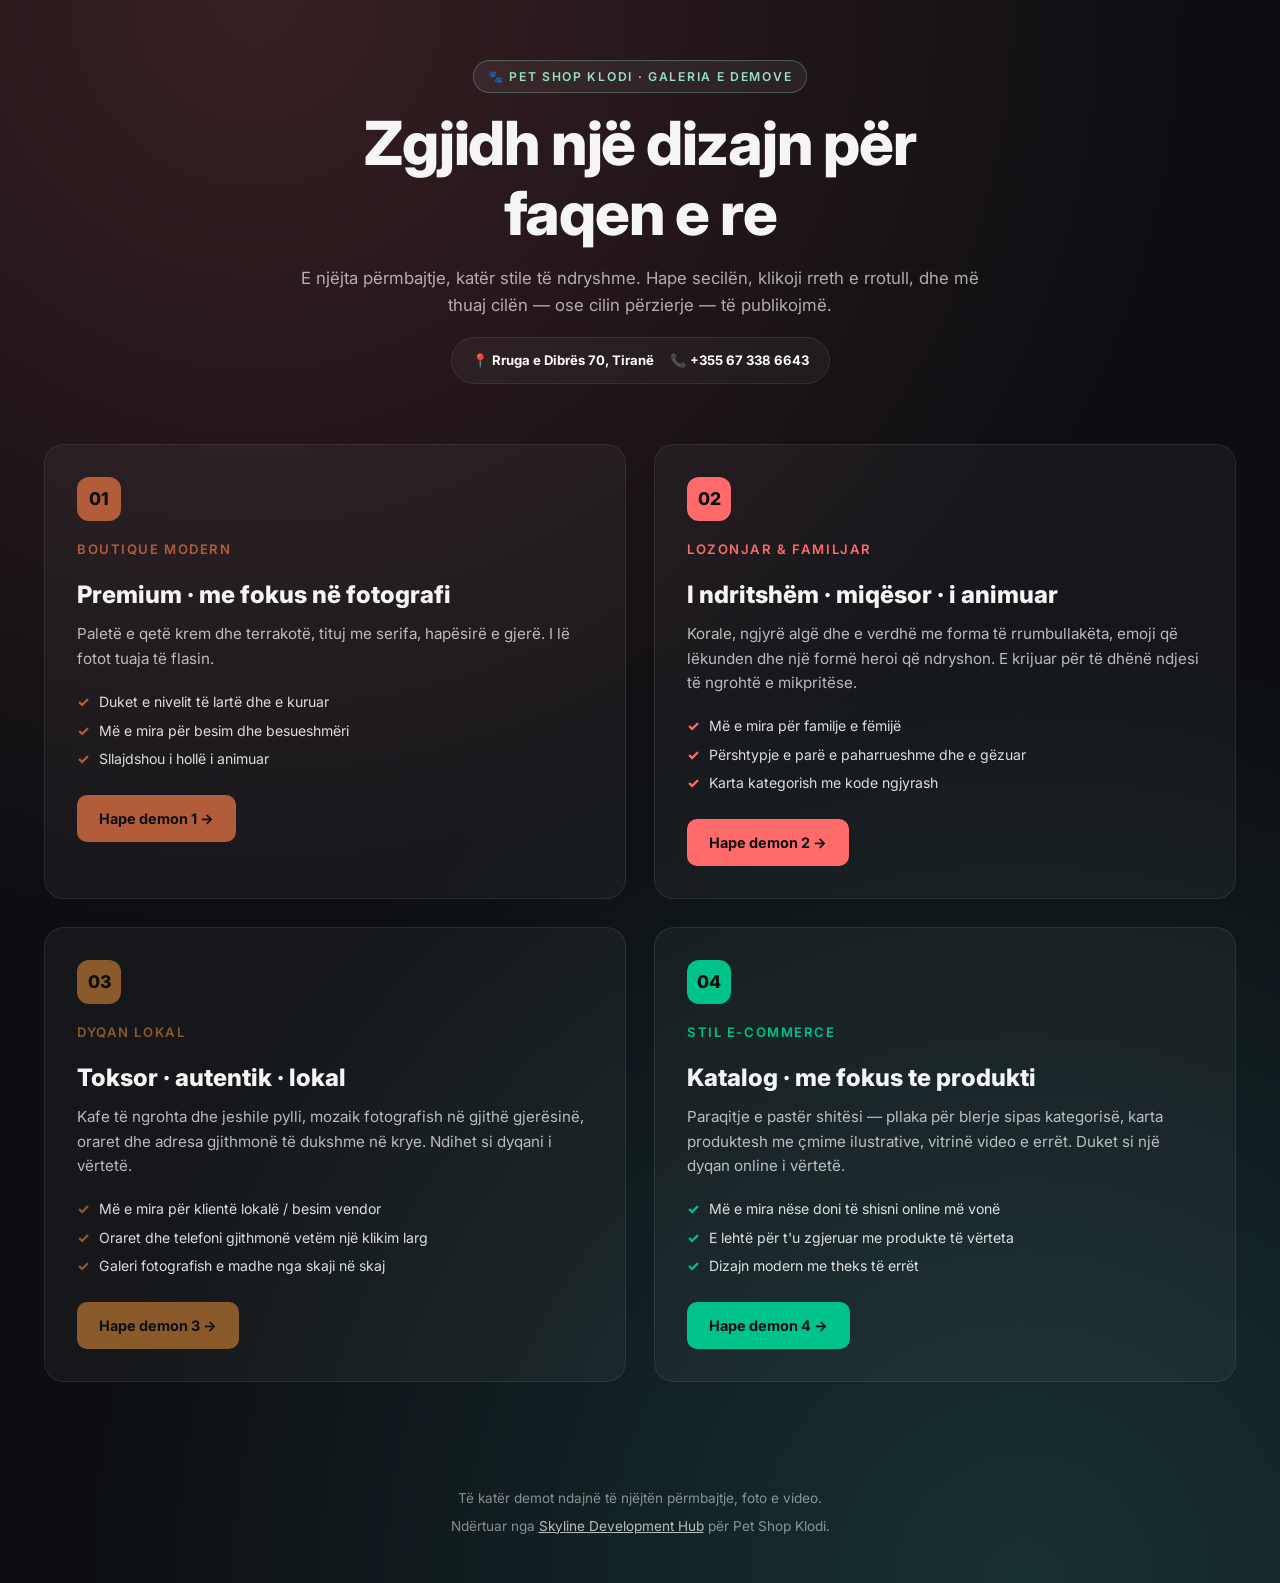
<file: index.html>
<!DOCTYPE html>
<html lang="sq">
<head>
<meta charset="UTF-8">
<meta name="viewport" content="width=device-width, initial-scale=1.0">
<title>Pet Shop Klodi — Zgjedhja e demos</title>
<meta name="description" content="Katër demo dizajni për Pet Shop Klodi — zgjidh atë që të pëlqen më shumë.">
<link rel="preconnect" href="https://fonts.googleapis.com">
<link rel="preconnect" href="https://fonts.gstatic.com" crossorigin>
<link href="https://fonts.googleapis.com/css2?family=Inter:wght@400;500;600;700;800&display=swap" rel="stylesheet">
<style>
  *, *::before, *::after { box-sizing: border-box; }
  body {
    margin: 0; min-height: 100vh;
    font-family: 'Inter', system-ui, sans-serif;
    background: #0c0e12; color: #f5f5f5; line-height: 1.6;
    background-image:
      radial-gradient(circle at 20% 0%, rgba(255,107,107,.18), transparent 50%),
      radial-gradient(circle at 80% 100%, rgba(78,205,196,.18), transparent 50%);
  }
  a { color: inherit; text-decoration: none; }
  .wrap { max-width: 1240px; margin: 0 auto; padding: 60px 24px; }
  header { text-align: center; max-width: 720px; margin: 0 auto 60px; }
  header .badge {
    display: inline-block; padding: 6px 14px; background: rgba(255,255,255,.06);
    border-radius: 999px; font-size: .76rem; font-weight: 600;
    text-transform: uppercase; letter-spacing: .14em; margin-bottom: 16px;
    color: #95e1c1; border: 1px solid rgba(149,225,193,.3);
  }
  header h1 {
    font-size: clamp(2.4rem, 5vw, 3.8rem); font-weight: 800;
    letter-spacing: -.02em; line-height: 1.15; margin: 0 0 16px;
  }
  header p { color: rgba(255,255,255,.65); font-size: 1.05rem; margin: 0; }
  .grid {
    display: grid; grid-template-columns: repeat(2, 1fr); gap: 28px;
  }
  @media (max-width: 880px) { .grid { grid-template-columns: 1fr; } }
  .card {
    position: relative; background: rgba(255,255,255,.04);
    border: 1px solid rgba(255,255,255,.08); border-radius: 20px;
    padding: 32px; transition: all .3s ease; overflow: hidden;
  }
  .card:hover { transform: translateY(-4px); border-color: rgba(255,255,255,.18);
    background: rgba(255,255,255,.06); }
  .card .num {
    width: 44px; height: 44px; display: grid; place-items: center;
    background: var(--c, #4ecdc4); color: #0c0e12; border-radius: 12px;
    font-weight: 800; font-size: 1.1rem; margin-bottom: 18px;
  }
  .card h2 {
    font-size: 1.5rem; font-weight: 800; margin: 0 0 8px;
  }
  .card .sub {
    font-size: .82rem; color: var(--c, #4ecdc4); font-weight: 600;
    text-transform: uppercase; letter-spacing: .12em; margin-bottom: 16px;
  }
  .card p { color: rgba(255,255,255,.7); margin: 0 0 20px; font-size: .95rem; }
  .card .pros {
    list-style: none; padding: 0; margin: 0 0 24px;
    display: grid; gap: 6px;
  }
  .card .pros li {
    font-size: .88rem; color: rgba(255,255,255,.85);
    padding-left: 22px; position: relative;
  }
  .card .pros li::before {
    content: '✓'; position: absolute; left: 0; top: 0; color: var(--c, #4ecdc4);
    font-weight: 800;
  }
  .card .actions { display: flex; gap: 10px; flex-wrap: wrap; }
  .card .btn {
    display: inline-block; padding: 12px 22px; border-radius: 10px;
    font-weight: 700; font-size: .9rem; transition: all .2s ease;
  }
  .btn-primary { background: var(--c, #4ecdc4); color: #0c0e12; }
  .btn-primary:hover { transform: translateY(-1px); filter: brightness(1.1); }
  .btn-ghost { color: #fff; border: 1px solid rgba(255,255,255,.18); }
  .btn-ghost:hover { background: rgba(255,255,255,.08); }

  .card.d1 { --c: #b25c3a; }
  .card.d2 { --c: #ff6b6b; }
  .card.d3 { --c: #8b5a2b; }
  .card.d4 { --c: #00c389; }

  footer {
    text-align: center; padding: 40px 24px;
    color: rgba(255,255,255,.5); font-size: .85rem;
  }
  footer p { margin: 6px 0; }
  footer a { color: rgba(255,255,255,.7); text-decoration: underline; }
  .meta {
    display: inline-flex; gap: 16px; flex-wrap: wrap; padding: 12px 20px;
    background: rgba(255,255,255,.04); border: 1px solid rgba(255,255,255,.08);
    border-radius: 999px; font-size: .82rem; margin-top: 18px;
  }
  .meta b { color: #fff; }
</style>
</head>
<body>

<div class="wrap">
  <header>
    <span class="badge">🐾 Pet Shop Klodi · Galeria e demove</span>
    <h1>Zgjidh një dizajn për faqen e re</h1>
    <p>E njëjta përmbajtje, katër stile të ndryshme. Hape secilën, klikoji rreth e rrotull, dhe më thuaj cilën — ose cilin përzierje — të publikojmë.</p>
    <div class="meta">
      <span>📍 <b>Rruga e Dibrës 70, Tiranë</b></span>
      <span>📞 <b>+355 67 338 6643</b></span>
    </div>
  </header>

  <div class="grid">

    <article class="card d1">
      <div class="num">01</div>
      <p class="sub">Boutique Modern</p>
      <h2>Premium · me fokus në fotografi</h2>
      <p>Paletë e qetë krem dhe terrakotë, tituj me serifa, hapësirë e gjerë. I lë fotot tuaja të flasin.</p>
      <ul class="pros">
        <li>Duket e nivelit të lartë dhe e kuruar</li>
        <li>Më e mira për besim dhe besueshmëri</li>
        <li>Sllajdshou i hollë i animuar</li>
      </ul>
      <div class="actions">
        <a class="btn btn-primary" href="demo1-boutique/index.html">Hape demon 1 →</a>
      </div>
    </article>

    <article class="card d2">
      <div class="num">02</div>
      <p class="sub">Lozonjar &amp; Familjar</p>
      <h2>I ndritshëm · miqësor · i animuar</h2>
      <p>Korale, ngjyrë algë dhe e verdhë me forma të rrumbullakëta, emoji që lëkunden dhe një formë heroi që ndryshon. E krijuar për të dhënë ndjesi të ngrohtë e mikpritëse.</p>
      <ul class="pros">
        <li>Më e mira për familje e fëmijë</li>
        <li>Përshtypje e parë e paharrueshme dhe e gëzuar</li>
        <li>Karta kategorish me kode ngjyrash</li>
      </ul>
      <div class="actions">
        <a class="btn btn-primary" href="demo2-playful/index.html">Hape demon 2 →</a>
      </div>
    </article>

    <article class="card d3">
      <div class="num">03</div>
      <p class="sub">Dyqan Lokal</p>
      <h2>Toksor · autentik · lokal</h2>
      <p>Kafe të ngrohta dhe jeshile pylli, mozaik fotografish në gjithë gjerësinë, oraret dhe adresa gjithmonë të dukshme në krye. Ndihet si dyqani i vërtetë.</p>
      <ul class="pros">
        <li>Më e mira për klientë lokalë / besim vendor</li>
        <li>Oraret dhe telefoni gjithmonë vetëm një klikim larg</li>
        <li>Galeri fotografish e madhe nga skaji në skaj</li>
      </ul>
      <div class="actions">
        <a class="btn btn-primary" href="demo3-storefront/index.html">Hape demon 3 →</a>
      </div>
    </article>

    <article class="card d4">
      <div class="num">04</div>
      <p class="sub">Stil E-commerce</p>
      <h2>Katalog · me fokus te produkti</h2>
      <p>Paraqitje e pastër shitësi — pllaka për blerje sipas kategorisë, karta produktesh me çmime ilustrative, vitrinë video e errët. Duket si një dyqan online i vërtetë.</p>
      <ul class="pros">
        <li>Më e mira nëse doni të shisni online më vonë</li>
        <li>E lehtë për t'u zgjeruar me produkte të vërteta</li>
        <li>Dizajn modern me theks të errët</li>
      </ul>
      <div class="actions">
        <a class="btn btn-primary" href="demo4-ecommerce/index.html">Hape demon 4 →</a>
      </div>
    </article>

  </div>
</div>

<footer>
  <p>Të katër demot ndajnë të njëjtën përmbajtje, foto e video.</p>
  <p>Ndërtuar nga <a href="mailto:contact@skylinedevelopmenthub.com">Skyline Development Hub</a> për Pet Shop Klodi.</p>
</footer>

</body>
</html>
</file>
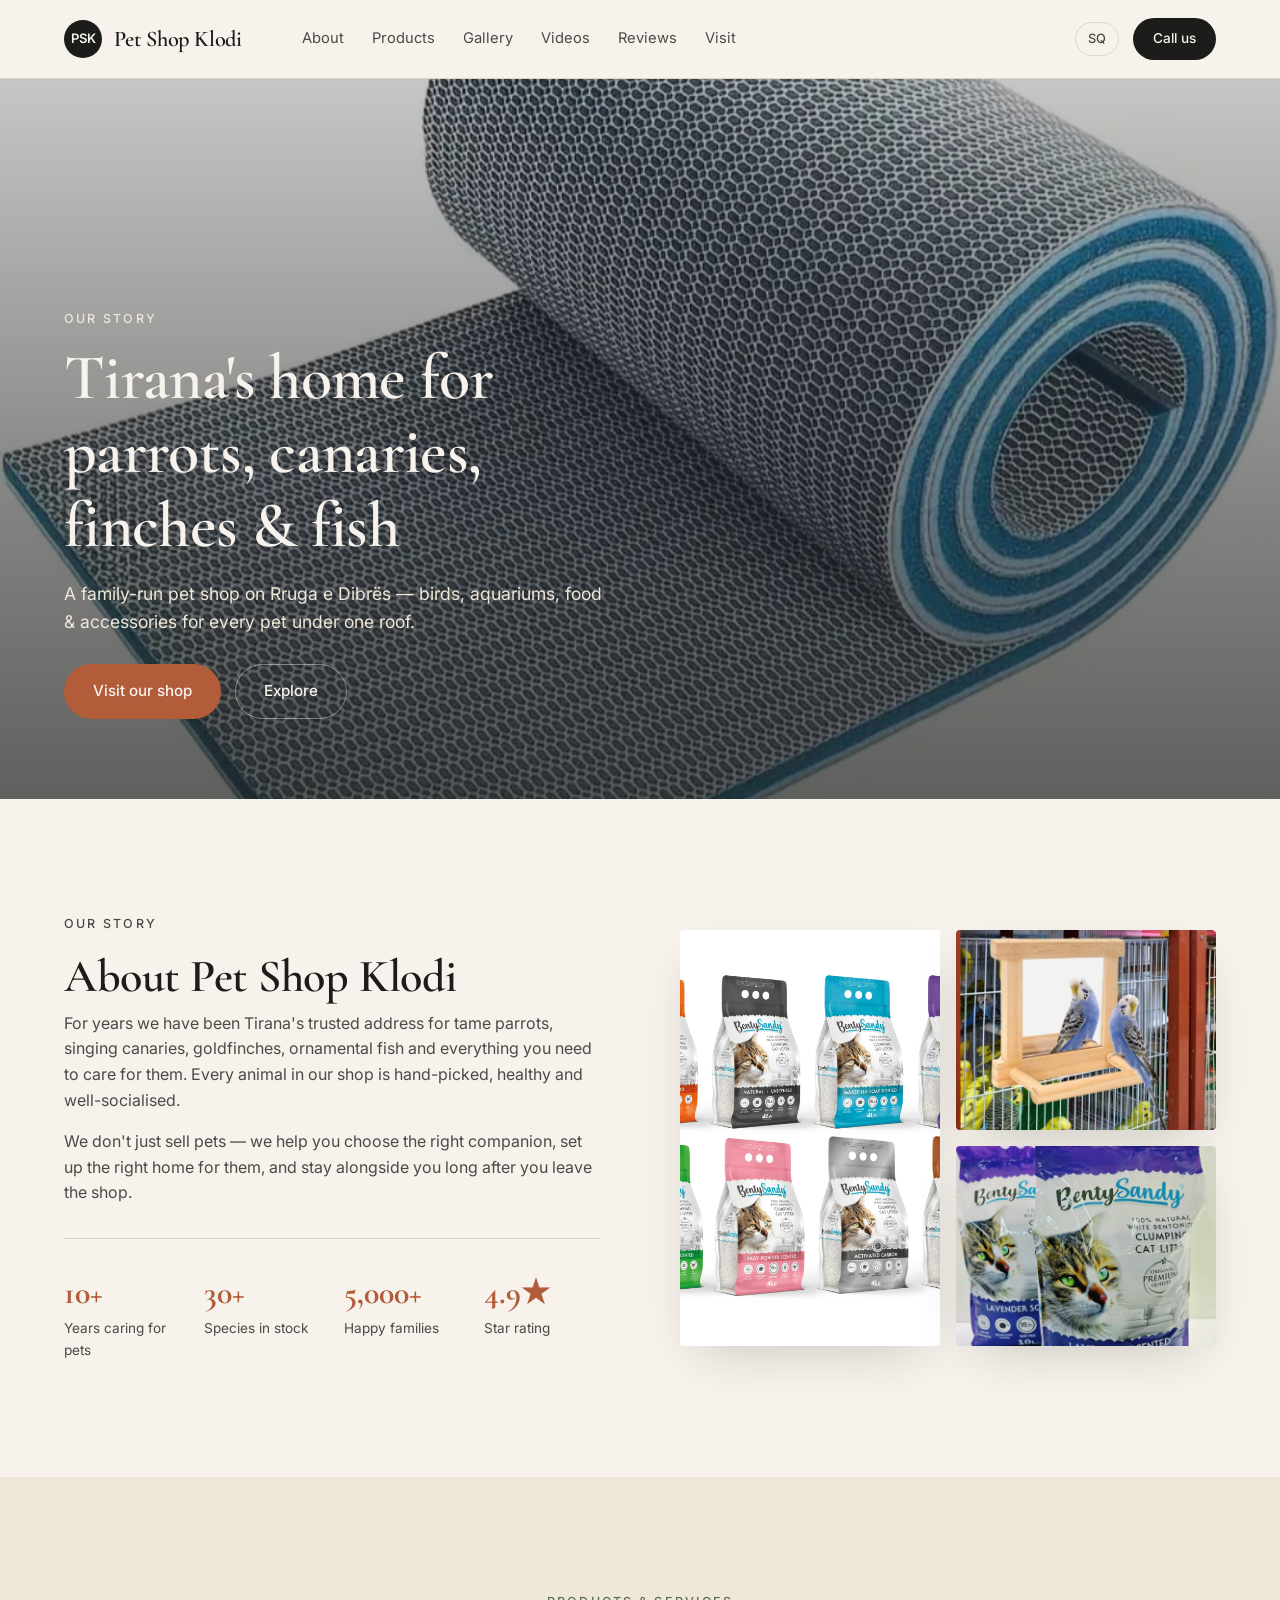
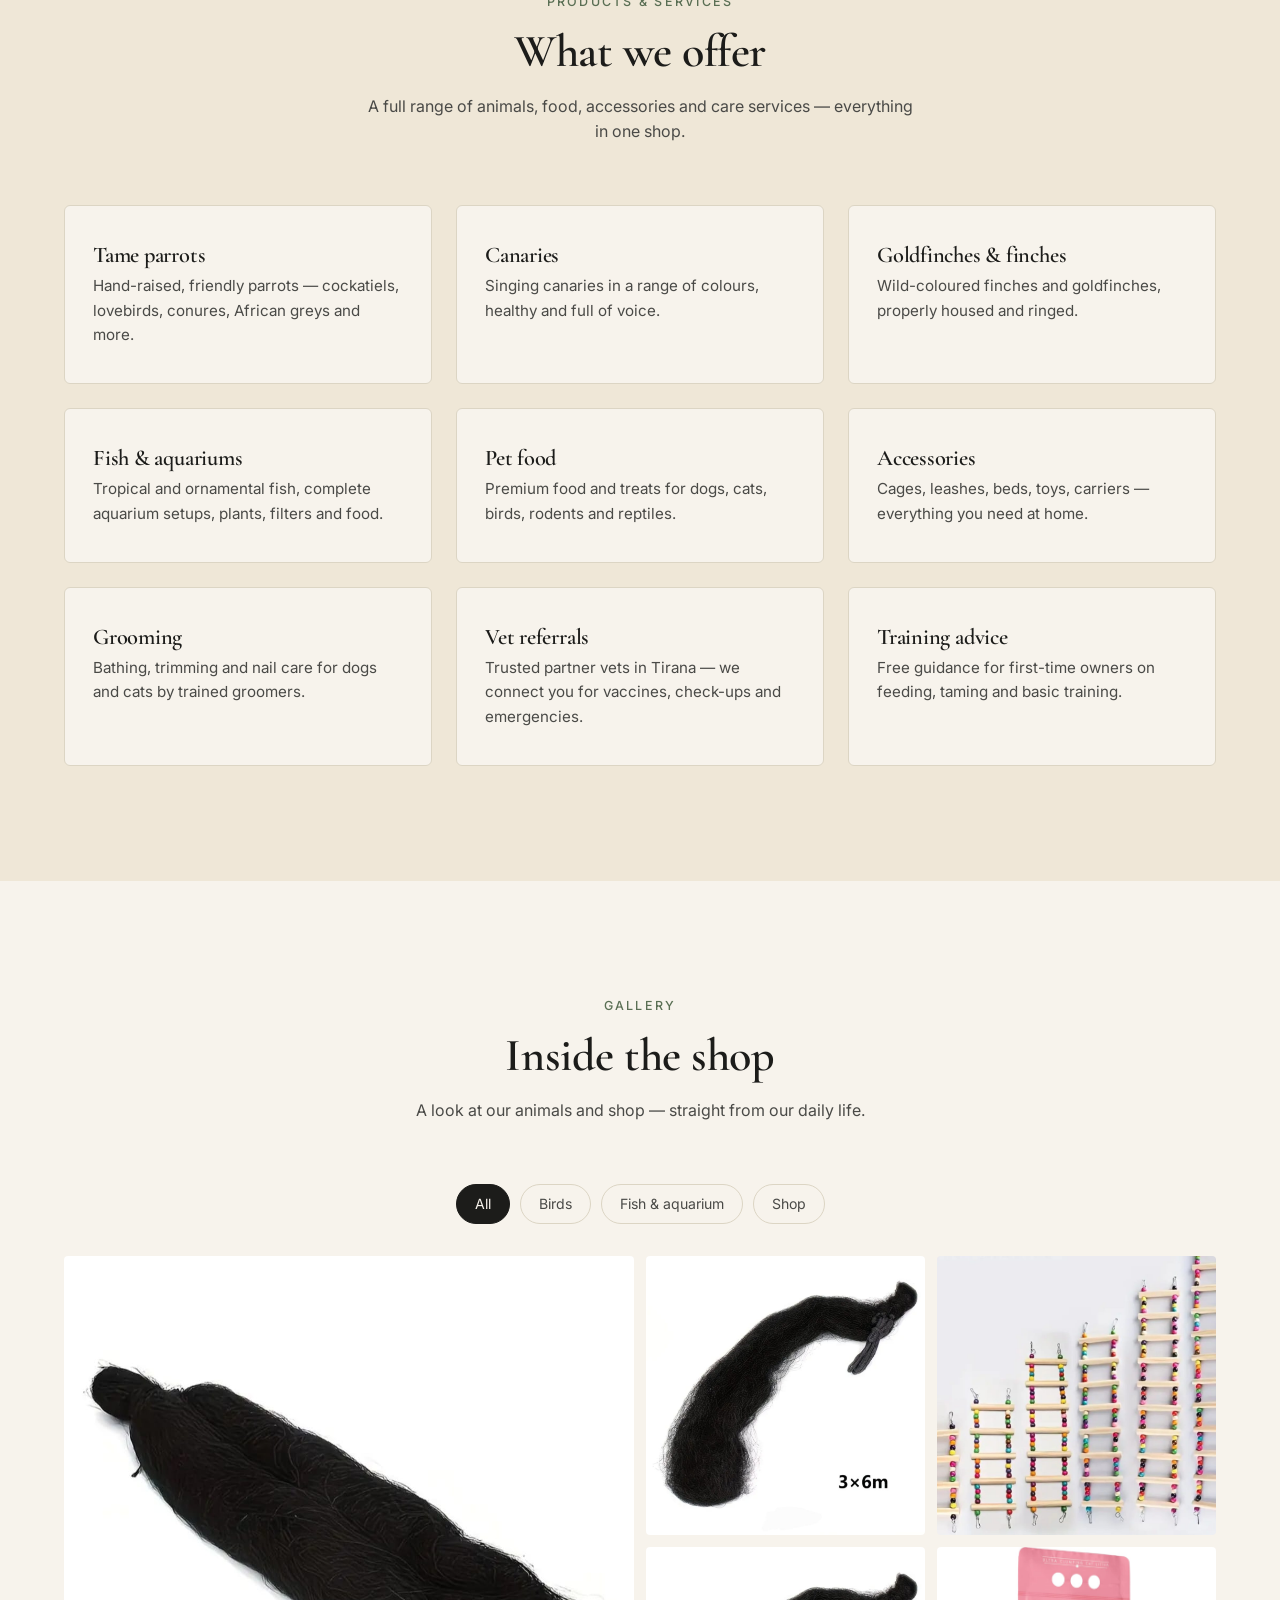
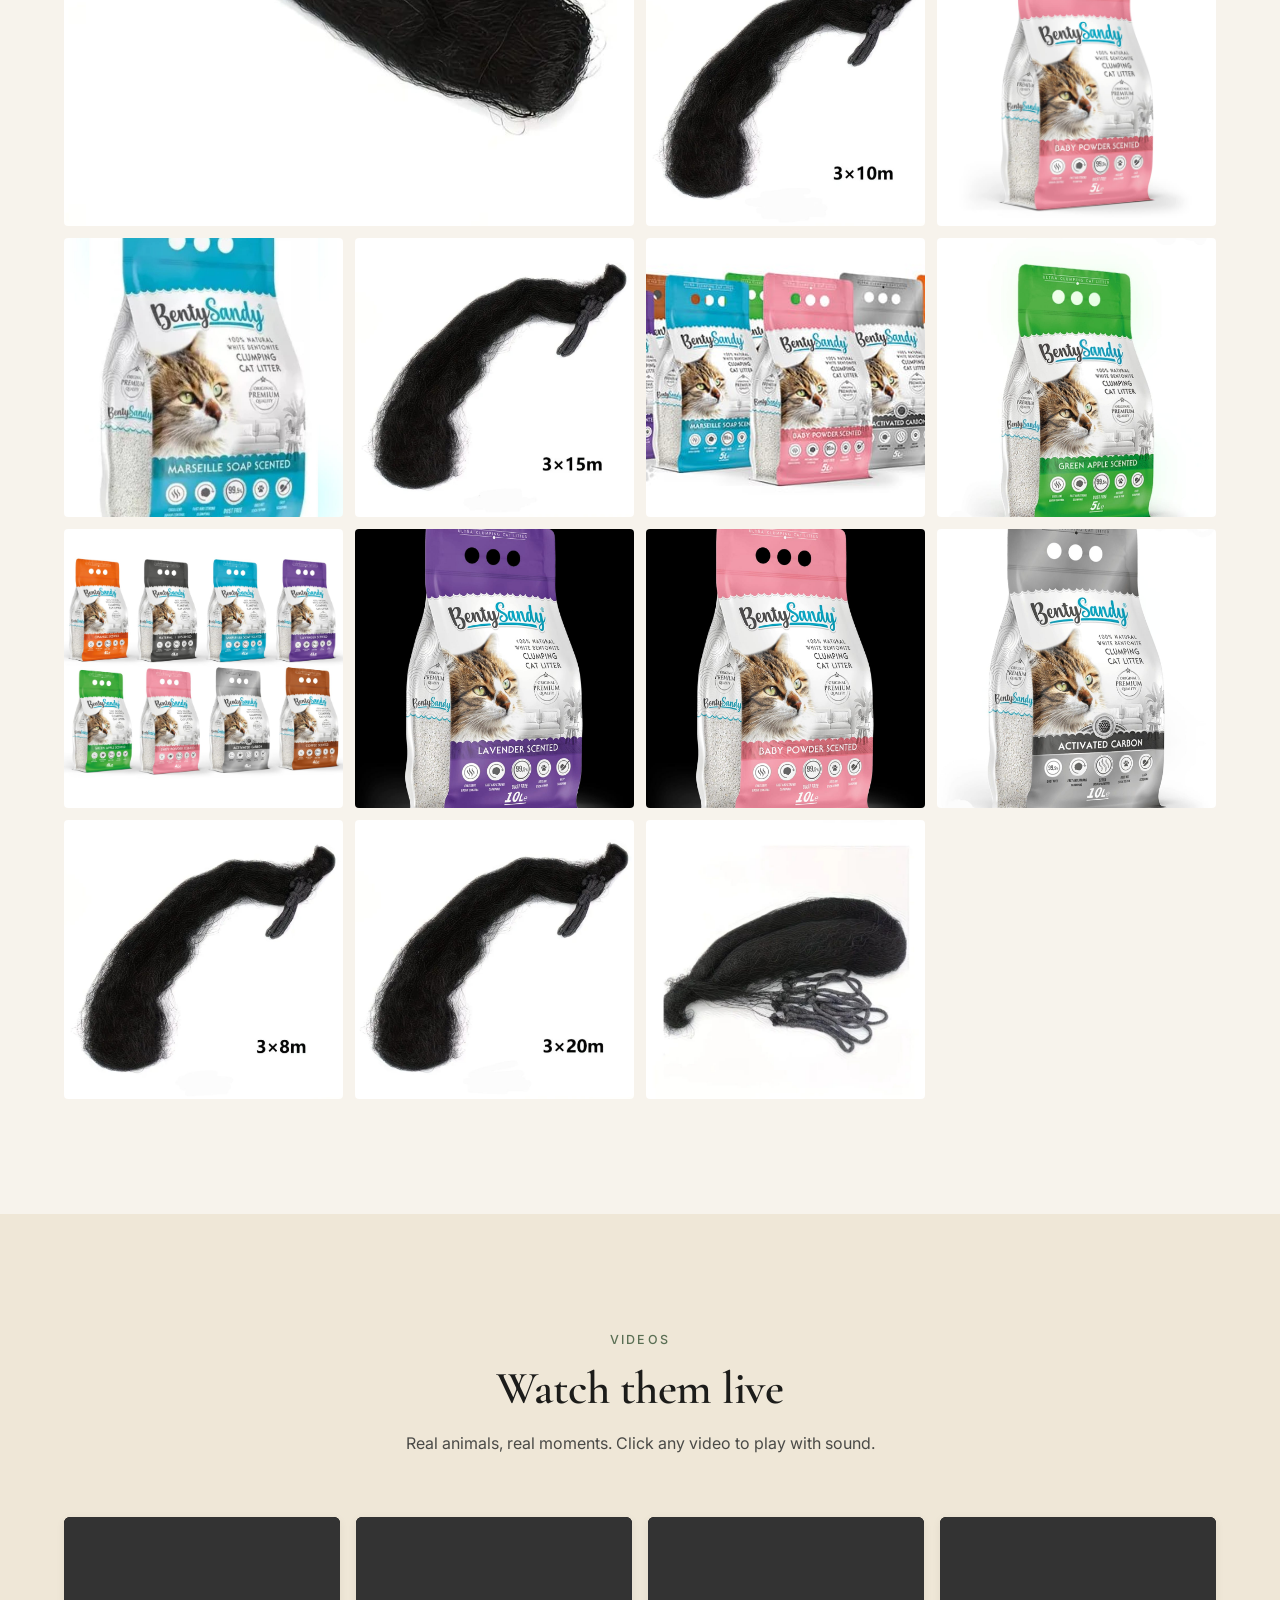
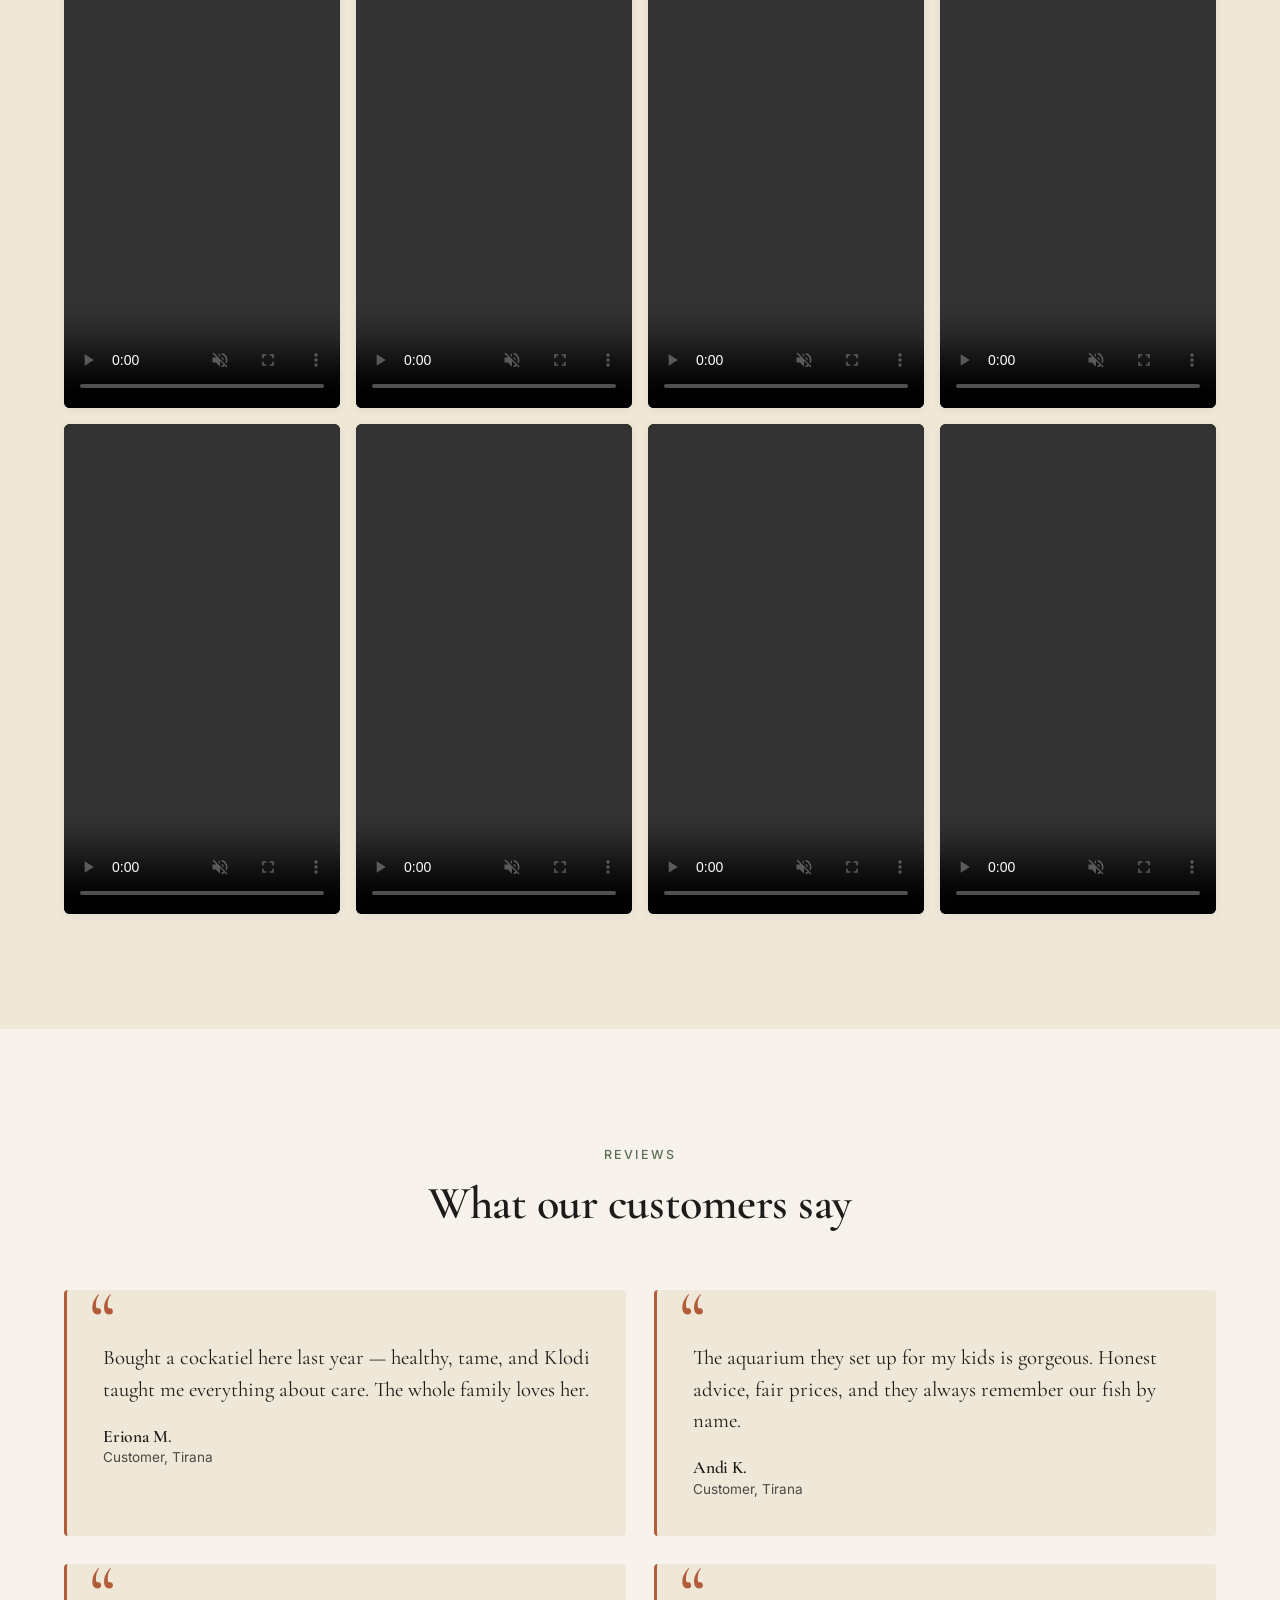
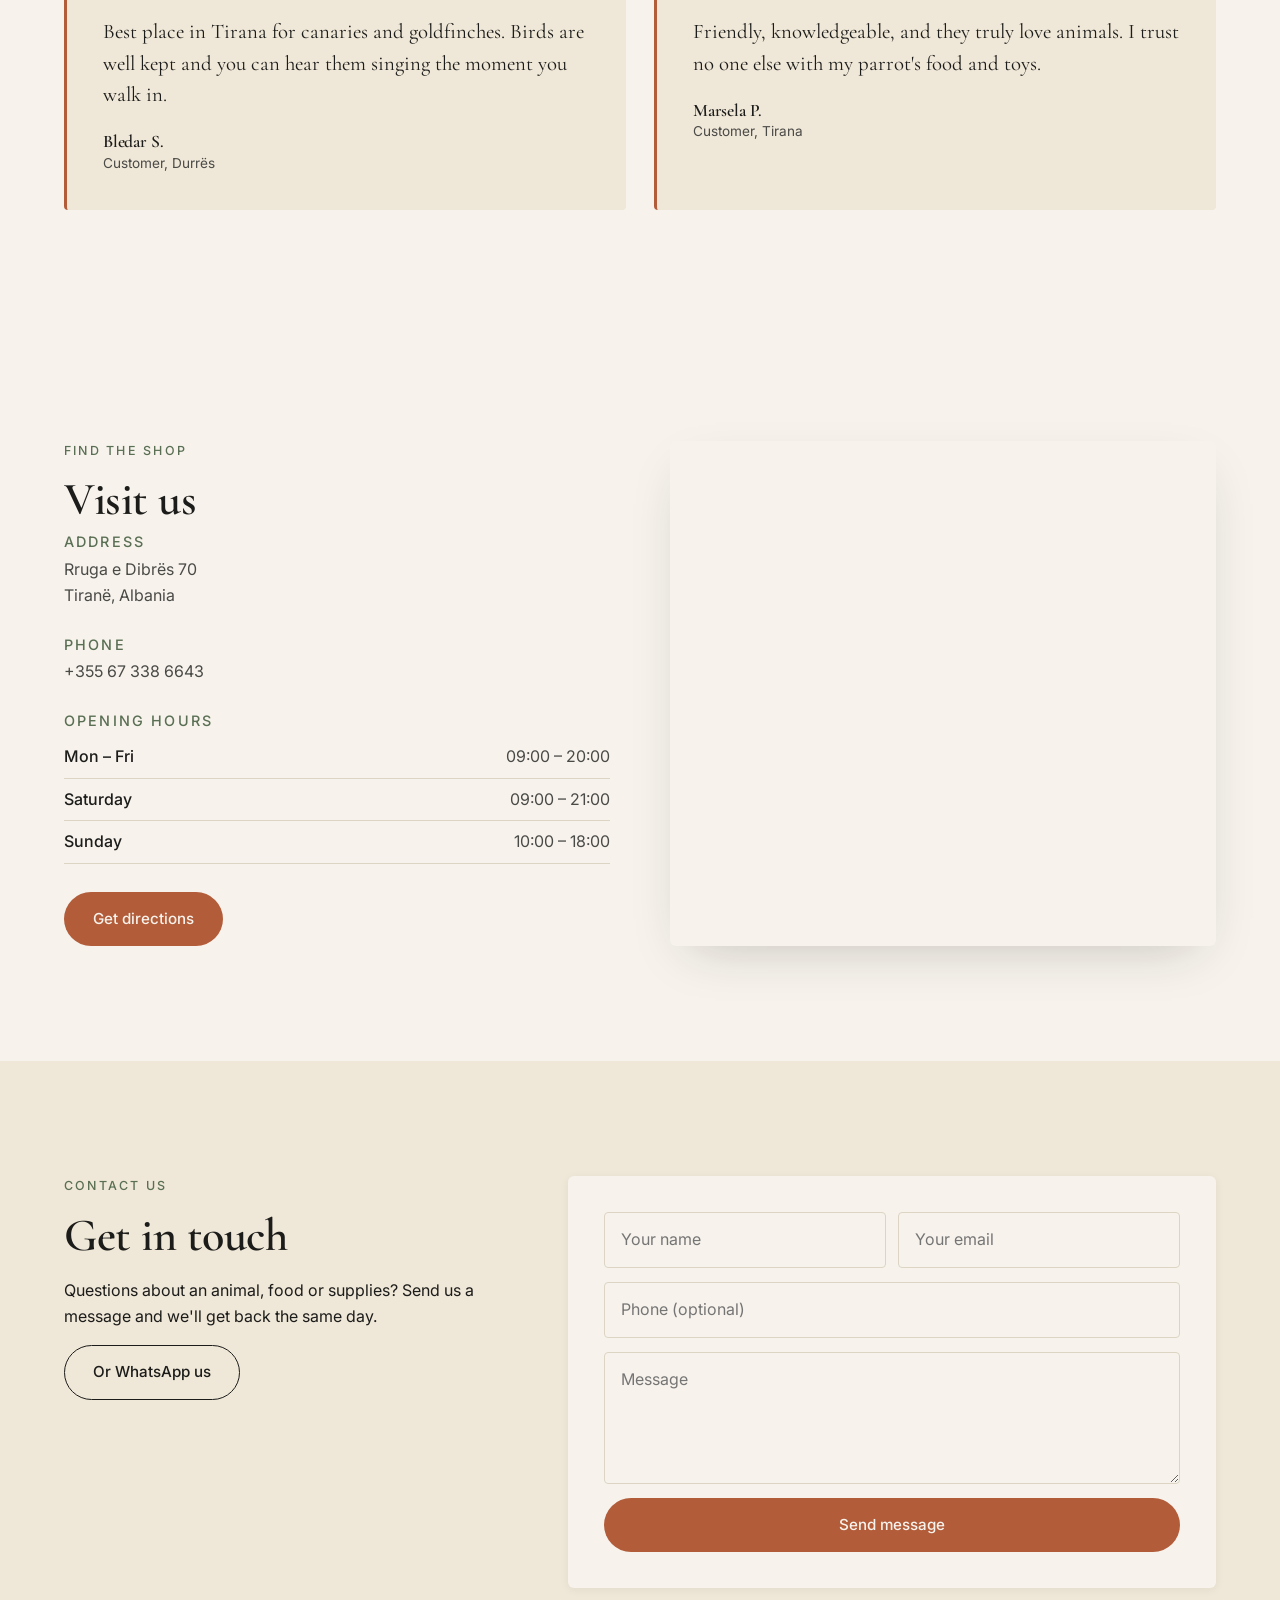
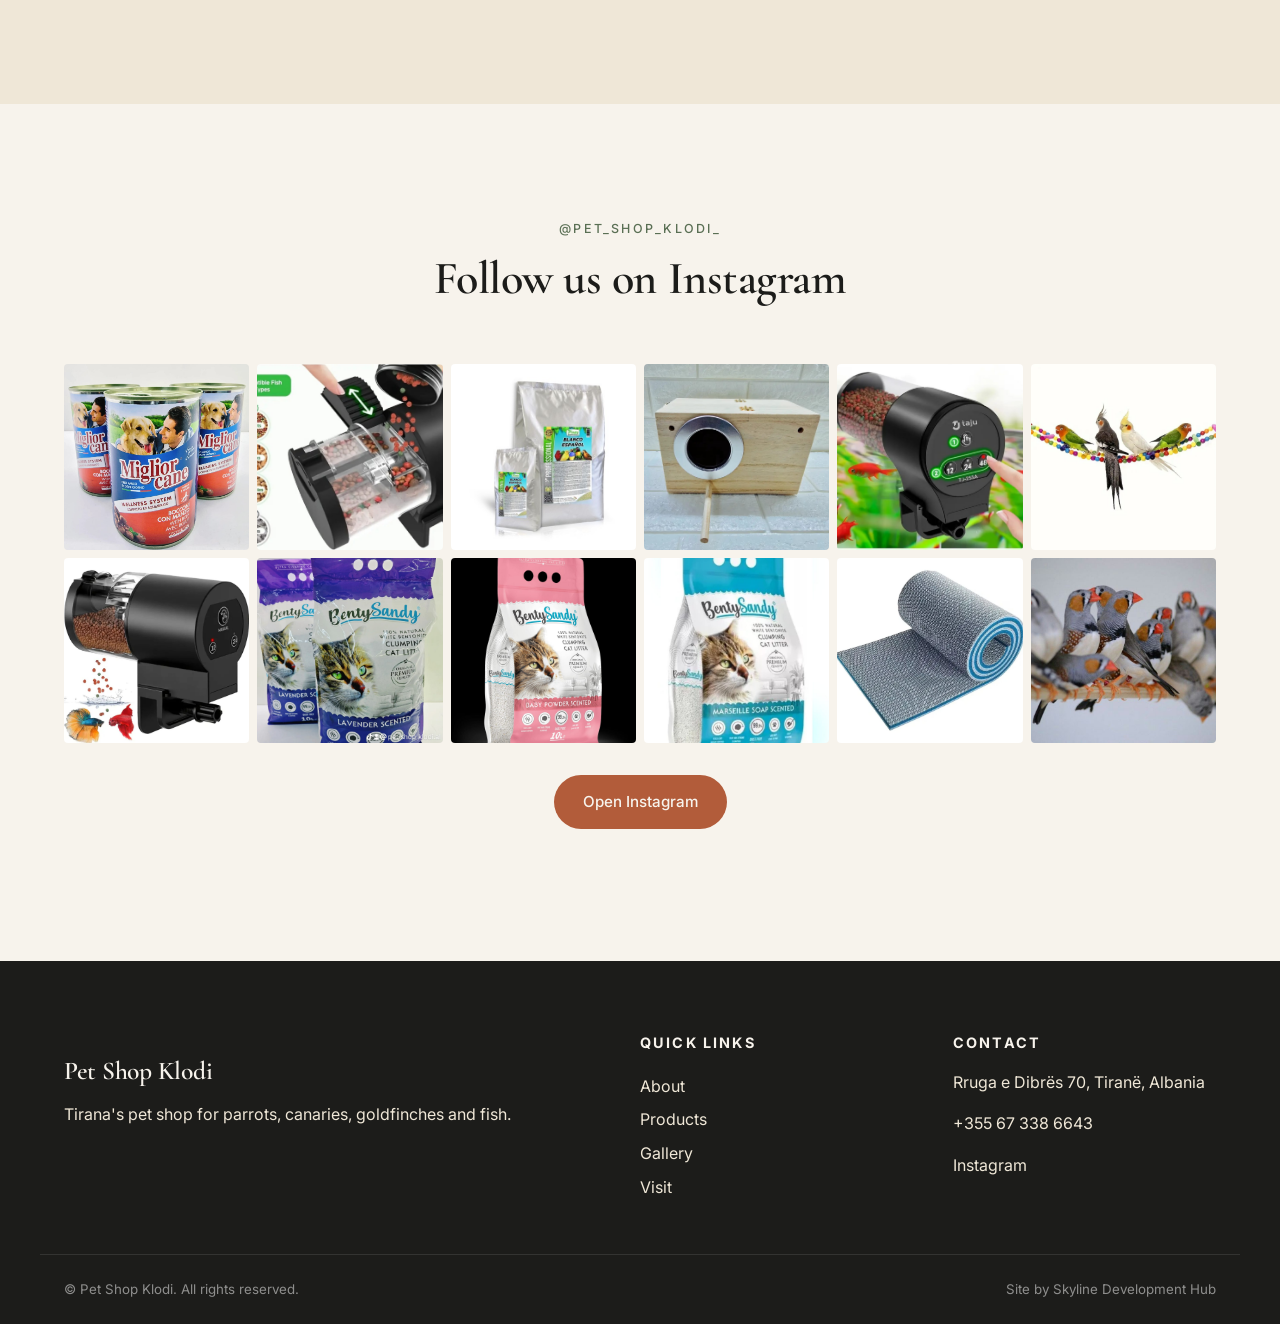
<file: demo1-boutique/index.html>
<!DOCTYPE html>
<html lang="en">
<head>
<meta charset="UTF-8">
<meta name="viewport" content="width=device-width, initial-scale=1.0">
<title>Pet Shop Klodi — Tirana boutique pet shop</title>
<meta name="description" content="A boutique pet shop in Tirana for parrots, canaries, goldfinches and fish.">
<link rel="preconnect" href="https://fonts.googleapis.com">
<link rel="preconnect" href="https://fonts.gstatic.com" crossorigin>
<link href="https://fonts.googleapis.com/css2?family=Cormorant+Garamond:wght@400;500;600;700&family=Inter:wght@300;400;500;600&display=swap" rel="stylesheet">
<link rel="stylesheet" href="/shared/common.css">
<link rel="stylesheet" href="/demo1-boutique/style.css">
</head>
<body>

<header class="site-header">
  <div class="wrap nav-wrap">
    <a href="#top" class="brand">
      <span class="brand-mark">PSK</span>
      <span class="brand-name">Pet Shop Klodi</span>
    </a>
    <nav class="nav-links" data-mobile-nav>
      <a href="#about" data-i18n="nav.about">About</a>
      <a href="#products" data-i18n="nav.products">Products</a>
      <a href="#gallery" data-i18n="nav.gallery">Gallery</a>
      <a href="#videos" data-i18n="nav.videos">Videos</a>
      <a href="#reviews" data-i18n="nav.reviews">Reviews</a>
      <a href="#visit" data-i18n="nav.visit">Visit</a>
    </nav>
    <div class="nav-actions">
      <button class="lang-btn" data-lang-toggle data-i18n="lang.toggle">SQ</button>
      <a class="cta-mini" data-shop="phone-link" href="#" data-i18n="hero.cta.call">Call us</a>
      <button class="burger" data-burger aria-label="Menu"><span></span><span></span><span></span></button>
    </div>
  </div>
</header>

<main id="top">

<!-- HERO -->
<section class="hero">
  <div class="hero-slides" data-hero></div>
  <div class="hero-overlay"></div>
  <div class="wrap hero-content">
    <p class="kicker" data-i18n="about.kicker">Our story</p>
    <h1 class="hero-title" data-i18n="hero.tagline">Tirana's home for parrots, canaries, finches & fish</h1>
    <p class="hero-sub" data-i18n="hero.subtitle">A family-run pet shop on Rruga e Dibrës.</p>
    <div class="hero-buttons">
      <a href="#visit" class="btn btn-primary" data-i18n="hero.cta.visit">Visit our shop</a>
      <a href="#products" class="btn btn-ghost" data-i18n="hero.cta.explore">Explore</a>
    </div>
  </div>
</section>

<!-- ABOUT -->
<section id="about" class="section about">
  <div class="wrap about-grid">
    <div class="about-text" data-reveal>
      <p class="kicker" data-i18n="about.kicker">Our story</p>
      <h2 data-i18n="about.title">About Pet Shop Klodi</h2>
      <p data-i18n="about.body1"></p>
      <p data-i18n="about.body2"></p>
      <ul class="stats">
        <li><strong data-i18n="about.stat1.value">10+</strong><span data-i18n="about.stat1.label">Years caring for pets</span></li>
        <li><strong data-i18n="about.stat2.value">30+</strong><span data-i18n="about.stat2.label">Species in stock</span></li>
        <li><strong data-i18n="about.stat3.value">5,000+</strong><span data-i18n="about.stat3.label">Happy families</span></li>
        <li><strong data-i18n="about.stat4.value">4.9★</strong><span data-i18n="about.stat4.label">Star rating</span></li>
      </ul>
    </div>
    <div class="about-stack" data-reveal>
      <img src="/shared/images/IMG-20260505-WA0011.jpg" alt="">
      <img src="/shared/images/IMG-20260505-WA0099.jpg" alt="">
      <img src="/shared/images/IMG-20260505-WA0140.jpg" alt="">
    </div>
  </div>
</section>

<!-- PRODUCTS -->
<section id="products" class="section products">
  <div class="wrap">
    <header class="section-head" data-reveal>
      <p class="kicker" data-i18n="products.kicker">Products & services</p>
      <h2 data-i18n="products.title">What we offer</h2>
      <p class="lead" data-i18n="products.intro">A full range of animals, food, accessories and care services.</p>
    </header>
    <div class="cards">
      <article class="card" data-reveal><h3 data-i18n="cat.parrots.title"></h3><p data-i18n="cat.parrots.body"></p></article>
      <article class="card" data-reveal><h3 data-i18n="cat.canaries.title"></h3><p data-i18n="cat.canaries.body"></p></article>
      <article class="card" data-reveal><h3 data-i18n="cat.finches.title"></h3><p data-i18n="cat.finches.body"></p></article>
      <article class="card" data-reveal><h3 data-i18n="cat.fish.title"></h3><p data-i18n="cat.fish.body"></p></article>
      <article class="card" data-reveal><h3 data-i18n="cat.food.title"></h3><p data-i18n="cat.food.body"></p></article>
      <article class="card" data-reveal><h3 data-i18n="cat.accessories.title"></h3><p data-i18n="cat.accessories.body"></p></article>
      <article class="card" data-reveal><h3 data-i18n="cat.grooming.title"></h3><p data-i18n="cat.grooming.body"></p></article>
      <article class="card" data-reveal><h3 data-i18n="cat.vet.title"></h3><p data-i18n="cat.vet.body"></p></article>
      <article class="card" data-reveal><h3 data-i18n="cat.training.title"></h3><p data-i18n="cat.training.body"></p></article>
    </div>
  </div>
</section>

<!-- GALLERY -->
<section id="gallery" class="section gallery">
  <div class="wrap">
    <header class="section-head" data-reveal>
      <p class="kicker" data-i18n="gallery.kicker">Gallery</p>
      <h2 data-i18n="gallery.title">Inside the shop</h2>
      <p class="lead" data-i18n="gallery.intro"></p>
    </header>
    <div class="gallery-filter" data-reveal>
      <button class="is-active" data-filter="all" data-i18n="gallery.filter.all">All</button>
      <button data-filter="birds" data-i18n="gallery.filter.birds">Birds</button>
      <button data-filter="fish" data-i18n="gallery.filter.fish">Fish</button>
      <button data-filter="shop" data-i18n="gallery.filter.shop">Shop</button>
    </div>
    <div class="gallery-grid" data-gallery></div>
  </div>
</section>

<!-- VIDEOS -->
<section id="videos" class="section videos">
  <div class="wrap">
    <header class="section-head" data-reveal>
      <p class="kicker" data-i18n="videos.kicker">Videos</p>
      <h2 data-i18n="videos.title">Watch them live</h2>
      <p class="lead" data-i18n="videos.intro"></p>
    </header>
    <div class="videos-grid" data-videos></div>
  </div>
</section>

<!-- REVIEWS -->
<section id="reviews" class="section reviews">
  <div class="wrap">
    <header class="section-head" data-reveal>
      <p class="kicker" data-i18n="reviews.kicker">Reviews</p>
      <h2 data-i18n="reviews.title">What our customers say</h2>
    </header>
    <div class="reviews-grid">
      <blockquote class="quote" data-reveal>
        <p data-i18n="reviews.r1.text"></p>
        <cite><b data-i18n="reviews.r1.name"></b><span data-i18n="reviews.r1.role"></span></cite>
      </blockquote>
      <blockquote class="quote" data-reveal>
        <p data-i18n="reviews.r2.text"></p>
        <cite><b data-i18n="reviews.r2.name"></b><span data-i18n="reviews.r2.role"></span></cite>
      </blockquote>
      <blockquote class="quote" data-reveal>
        <p data-i18n="reviews.r3.text"></p>
        <cite><b data-i18n="reviews.r3.name"></b><span data-i18n="reviews.r3.role"></span></cite>
      </blockquote>
      <blockquote class="quote" data-reveal>
        <p data-i18n="reviews.r4.text"></p>
        <cite><b data-i18n="reviews.r4.name"></b><span data-i18n="reviews.r4.role"></span></cite>
      </blockquote>
    </div>
  </div>
</section>

<!-- VISIT -->
<section id="visit" class="section visit">
  <div class="wrap visit-grid">
    <div class="visit-info" data-reveal>
      <p class="kicker" data-i18n="visit.kicker">Find the shop</p>
      <h2 data-i18n="visit.title">Visit us</h2>
      <div class="visit-block">
        <h3 data-i18n="visit.address">Address</h3>
        <p><span data-shop="address-line1"></span><br><span data-shop="address-line2"></span></p>
      </div>
      <div class="visit-block">
        <h3 data-i18n="visit.phone">Phone</h3>
        <p><a data-shop="phone-link" href="#"><span data-shop="phone"></span></a></p>
      </div>
      <div class="visit-block">
        <h3 data-i18n="visit.hours">Opening hours</h3>
        <ul class="hours" data-hours></ul>
      </div>
      <a class="btn btn-primary" data-shop="directions-link" href="#" target="_blank" rel="noopener" data-i18n="visit.directions">Get directions</a>
    </div>
    <div class="visit-map" data-reveal>
      <iframe data-shop="map-iframe" src="" loading="lazy" referrerpolicy="no-referrer-when-downgrade"></iframe>
    </div>
  </div>
</section>

<!-- CONTACT -->
<section id="contact" class="section contact">
  <div class="wrap contact-grid">
    <div data-reveal>
      <p class="kicker" data-i18n="contact.kicker">Contact us</p>
      <h2 data-i18n="contact.title">Get in touch</h2>
      <p data-i18n="contact.intro"></p>
      <p><a class="btn btn-ghost" data-shop="whatsapp-link" target="_blank" rel="noopener" href="#" data-i18n="contact.whatsapp">WhatsApp us</a></p>
    </div>
    <form class="contact-form" data-contact-form data-reveal novalidate>
      <div class="form-row cols-2">
        <input required name="name" data-i18n-attr="placeholder:contact.name" placeholder="Your name">
        <input required type="email" name="email" data-i18n-attr="placeholder:contact.email" placeholder="Your email">
      </div>
      <input name="phone" data-i18n-attr="placeholder:contact.phone" placeholder="Phone (optional)">
      <textarea required name="message" rows="4" data-i18n-attr="placeholder:contact.message" placeholder="Message"></textarea>
      <button class="btn btn-primary" type="submit" data-i18n="contact.send">Send message</button>
      <p class="form-status" data-contact-status hidden></p>
    </form>
  </div>
</section>

<!-- INSTAGRAM -->
<section id="instagram" class="section instagram">
  <div class="wrap">
    <header class="section-head" data-reveal>
      <p class="kicker" data-shop="instagram-handle">@pet_shop_klodi_</p>
      <h2 data-i18n="ig.title">Follow us on Instagram</h2>
    </header>
    <div class="ig-grid" data-instagram></div>
    <p class="ig-cta" data-reveal>
      <a class="btn btn-primary" data-shop="instagram-link" target="_blank" rel="noopener" href="#" data-i18n="ig.cta">Open Instagram</a>
    </p>
  </div>
</section>

</main>

<footer class="site-footer">
  <div class="wrap footer-grid">
    <div>
      <p class="brand-name">Pet Shop Klodi</p>
      <p data-i18n="footer.tagline"></p>
    </div>
    <div>
      <h4 data-i18n="footer.quick">Quick links</h4>
      <ul>
        <li><a href="#about" data-i18n="nav.about">About</a></li>
        <li><a href="#products" data-i18n="nav.products">Products</a></li>
        <li><a href="#gallery" data-i18n="nav.gallery">Gallery</a></li>
        <li><a href="#visit" data-i18n="nav.visit">Visit</a></li>
      </ul>
    </div>
    <div>
      <h4 data-i18n="footer.contactH">Contact</h4>
      <p><span data-shop="address"></span></p>
      <p><a data-shop="phone-link" href="#"><span data-shop="phone"></span></a></p>
      <p><a data-shop="instagram-link" target="_blank" rel="noopener">Instagram</a></p>
    </div>
  </div>
  <div class="wrap footer-bottom">
    <small data-i18n="footer.copyright"></small>
    <small data-i18n="footer.builtby"></small>
  </div>
</footer>

<script src="/shared/shop-data.js"></script>
<script src="/shared/translations.js"></script>
<script src="/shared/media.js"></script>
<script src="/shared/core.js"></script>
<script src="/demo1-boutique/script.js"></script>
</body>
</html>
</file>
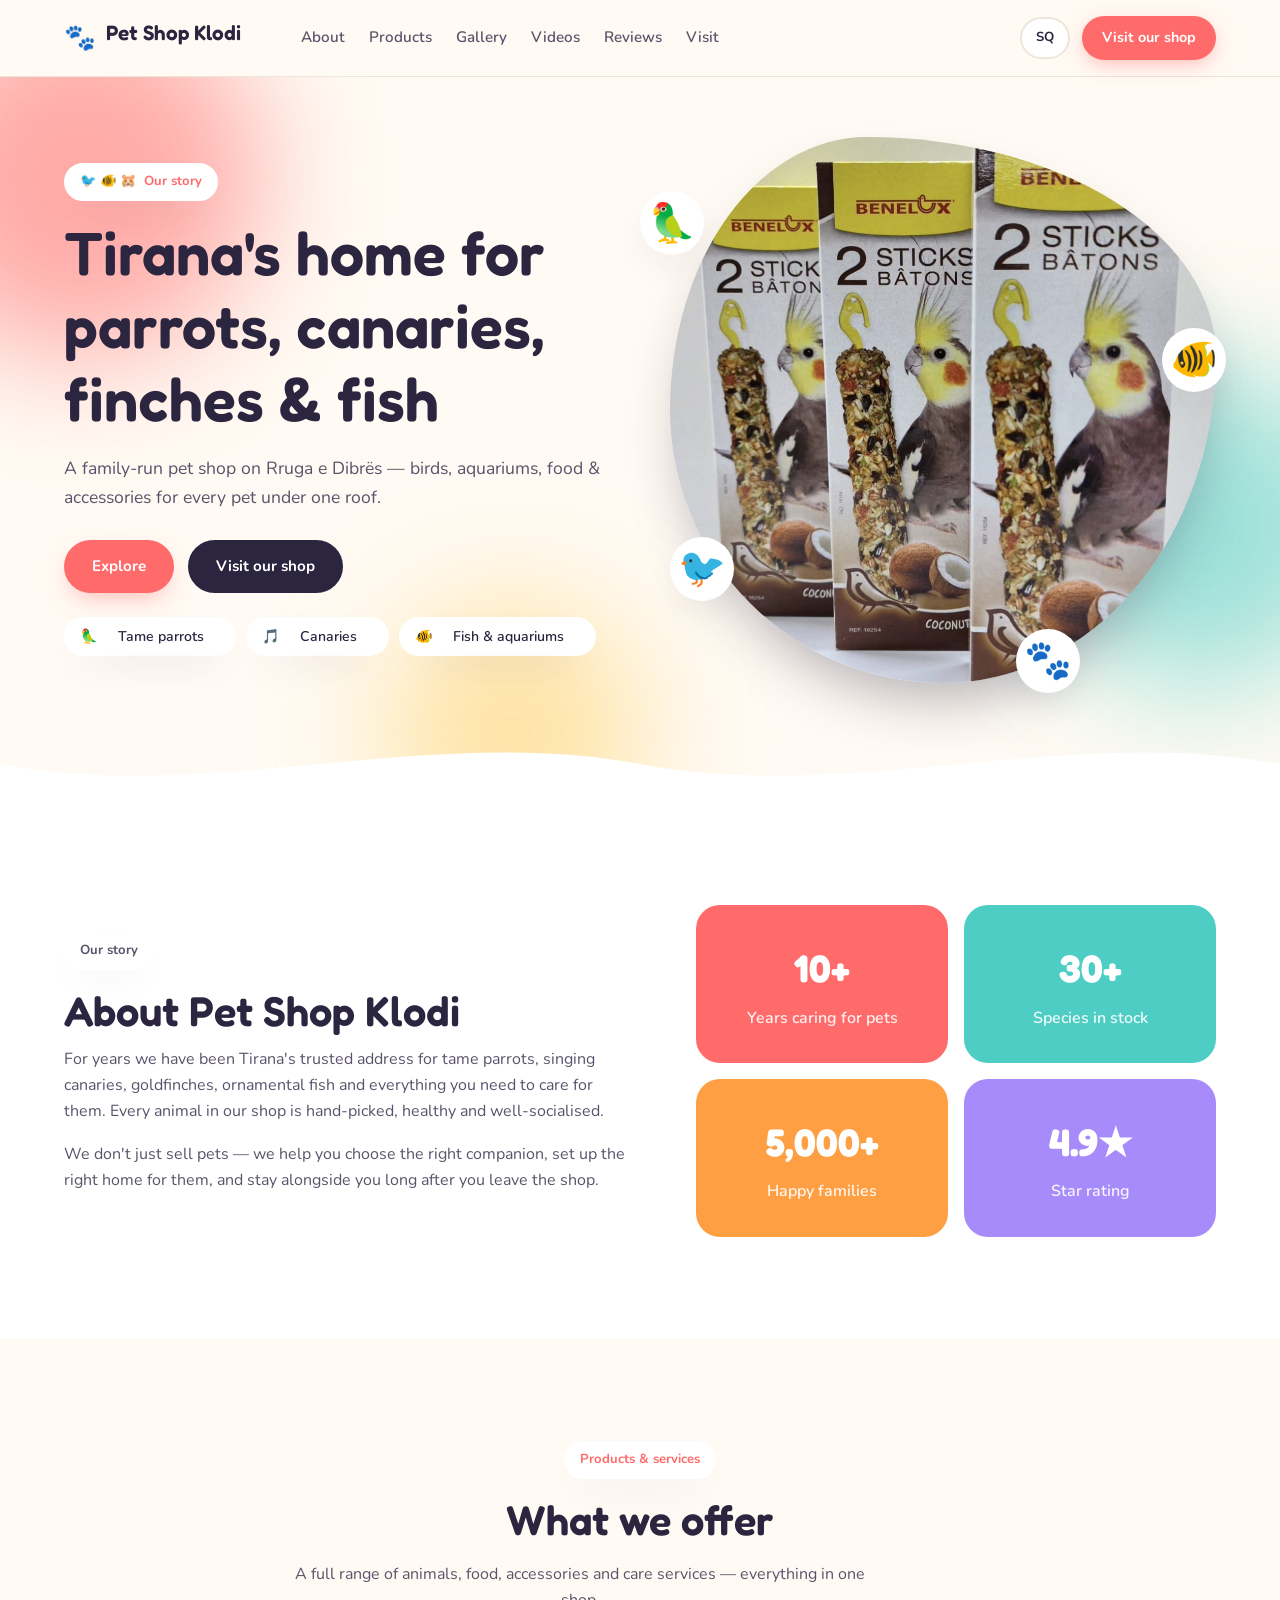
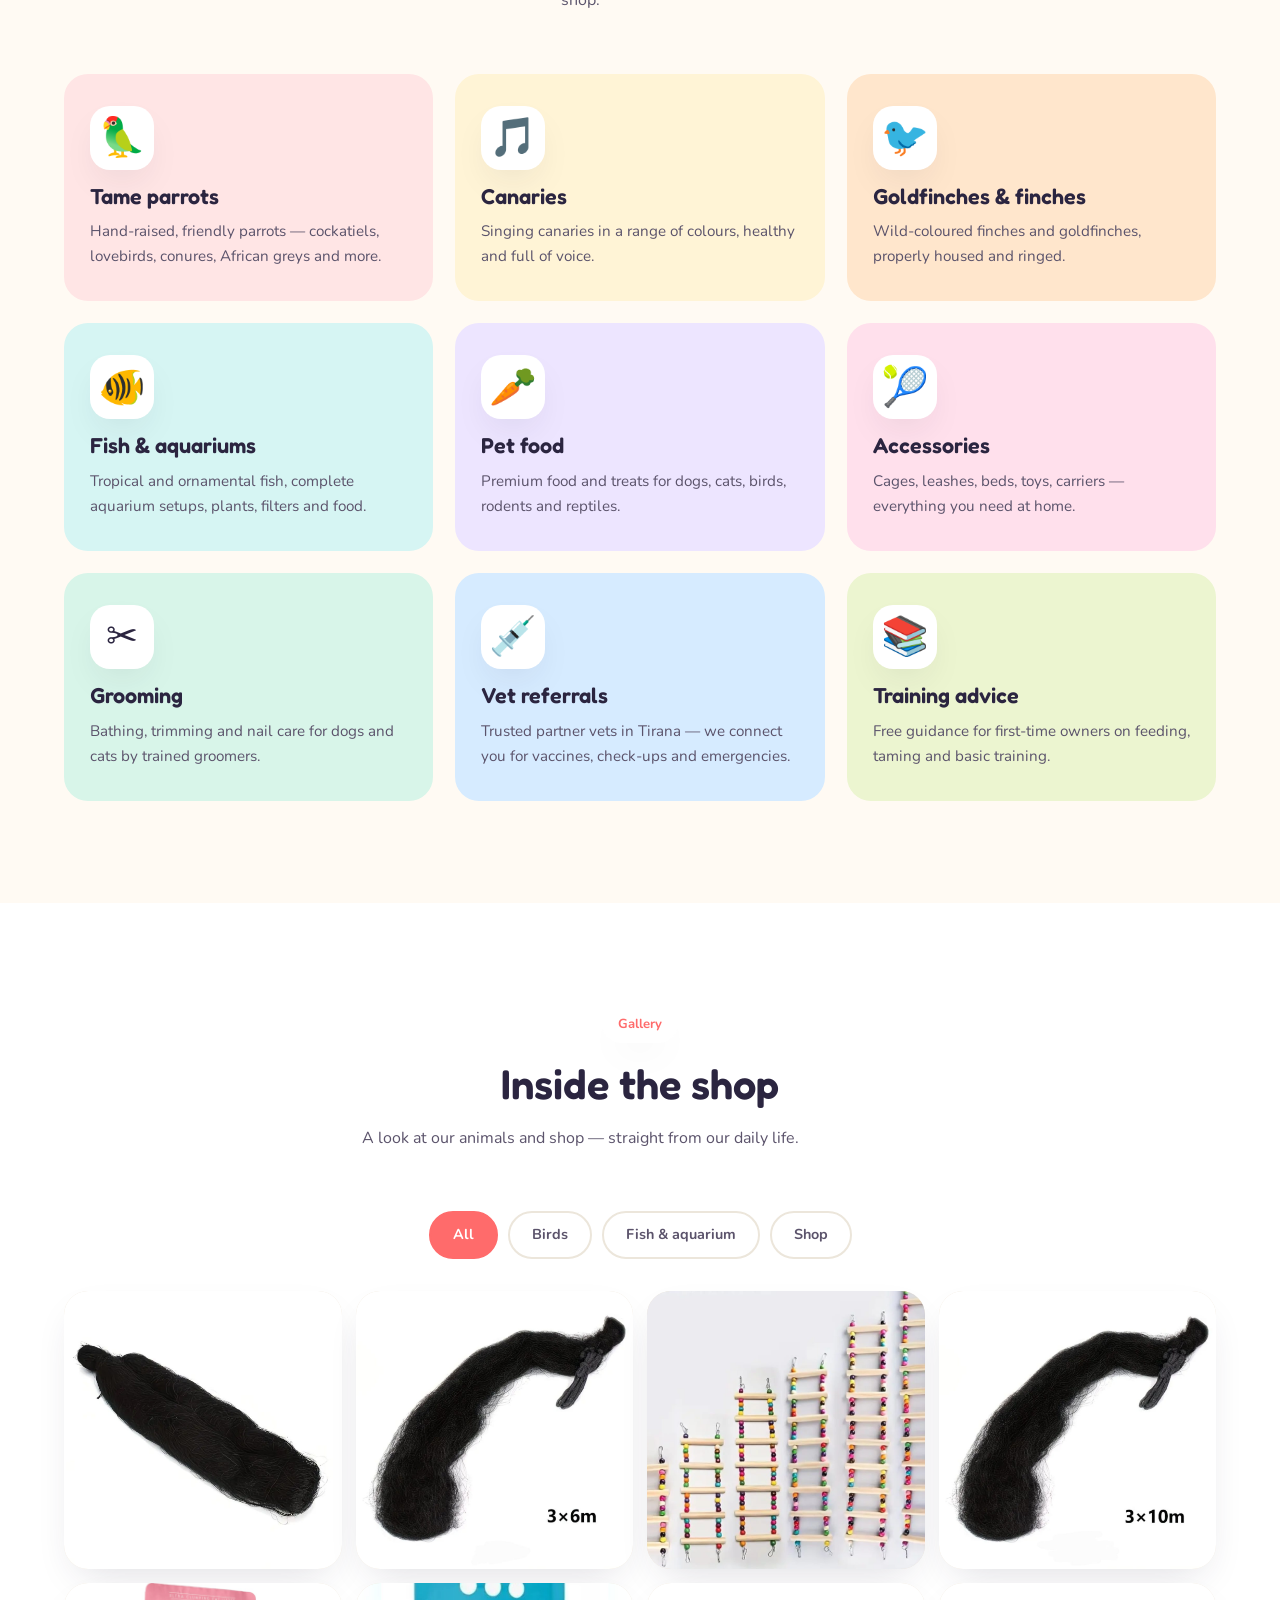
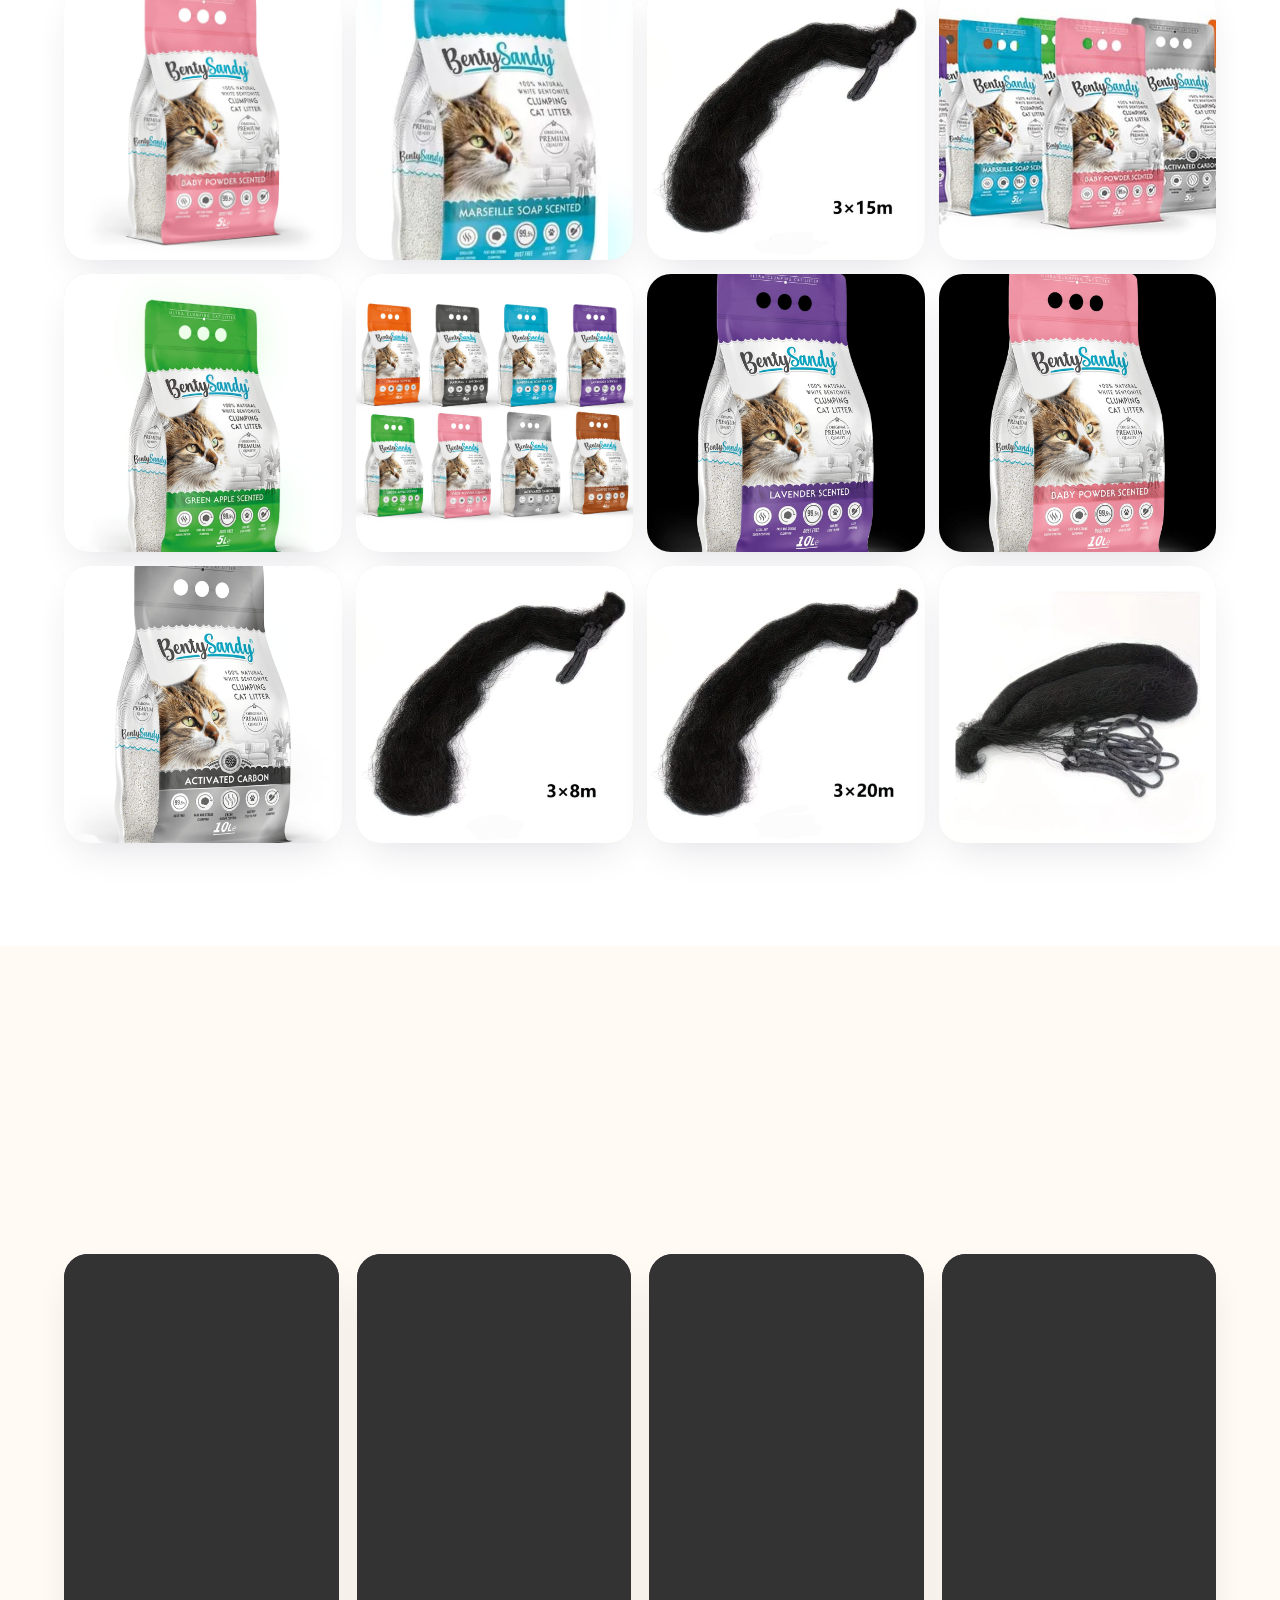
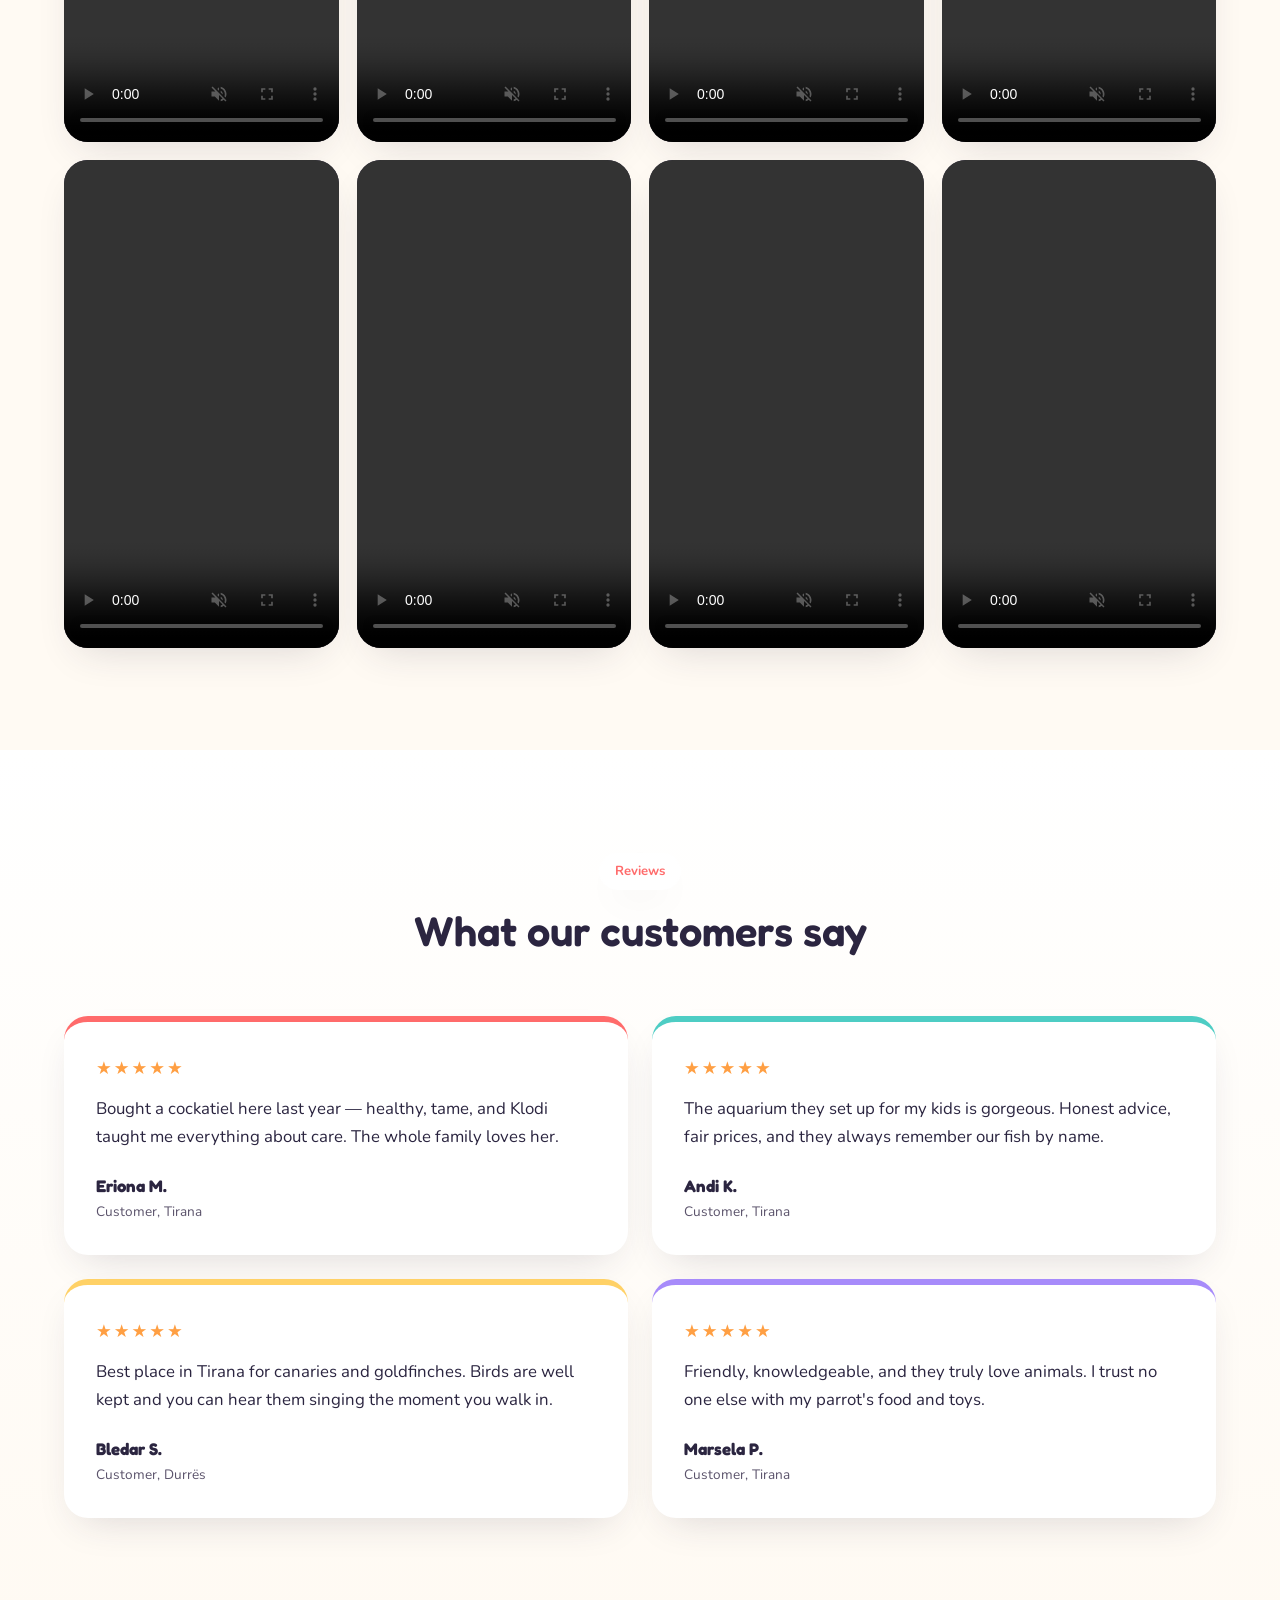
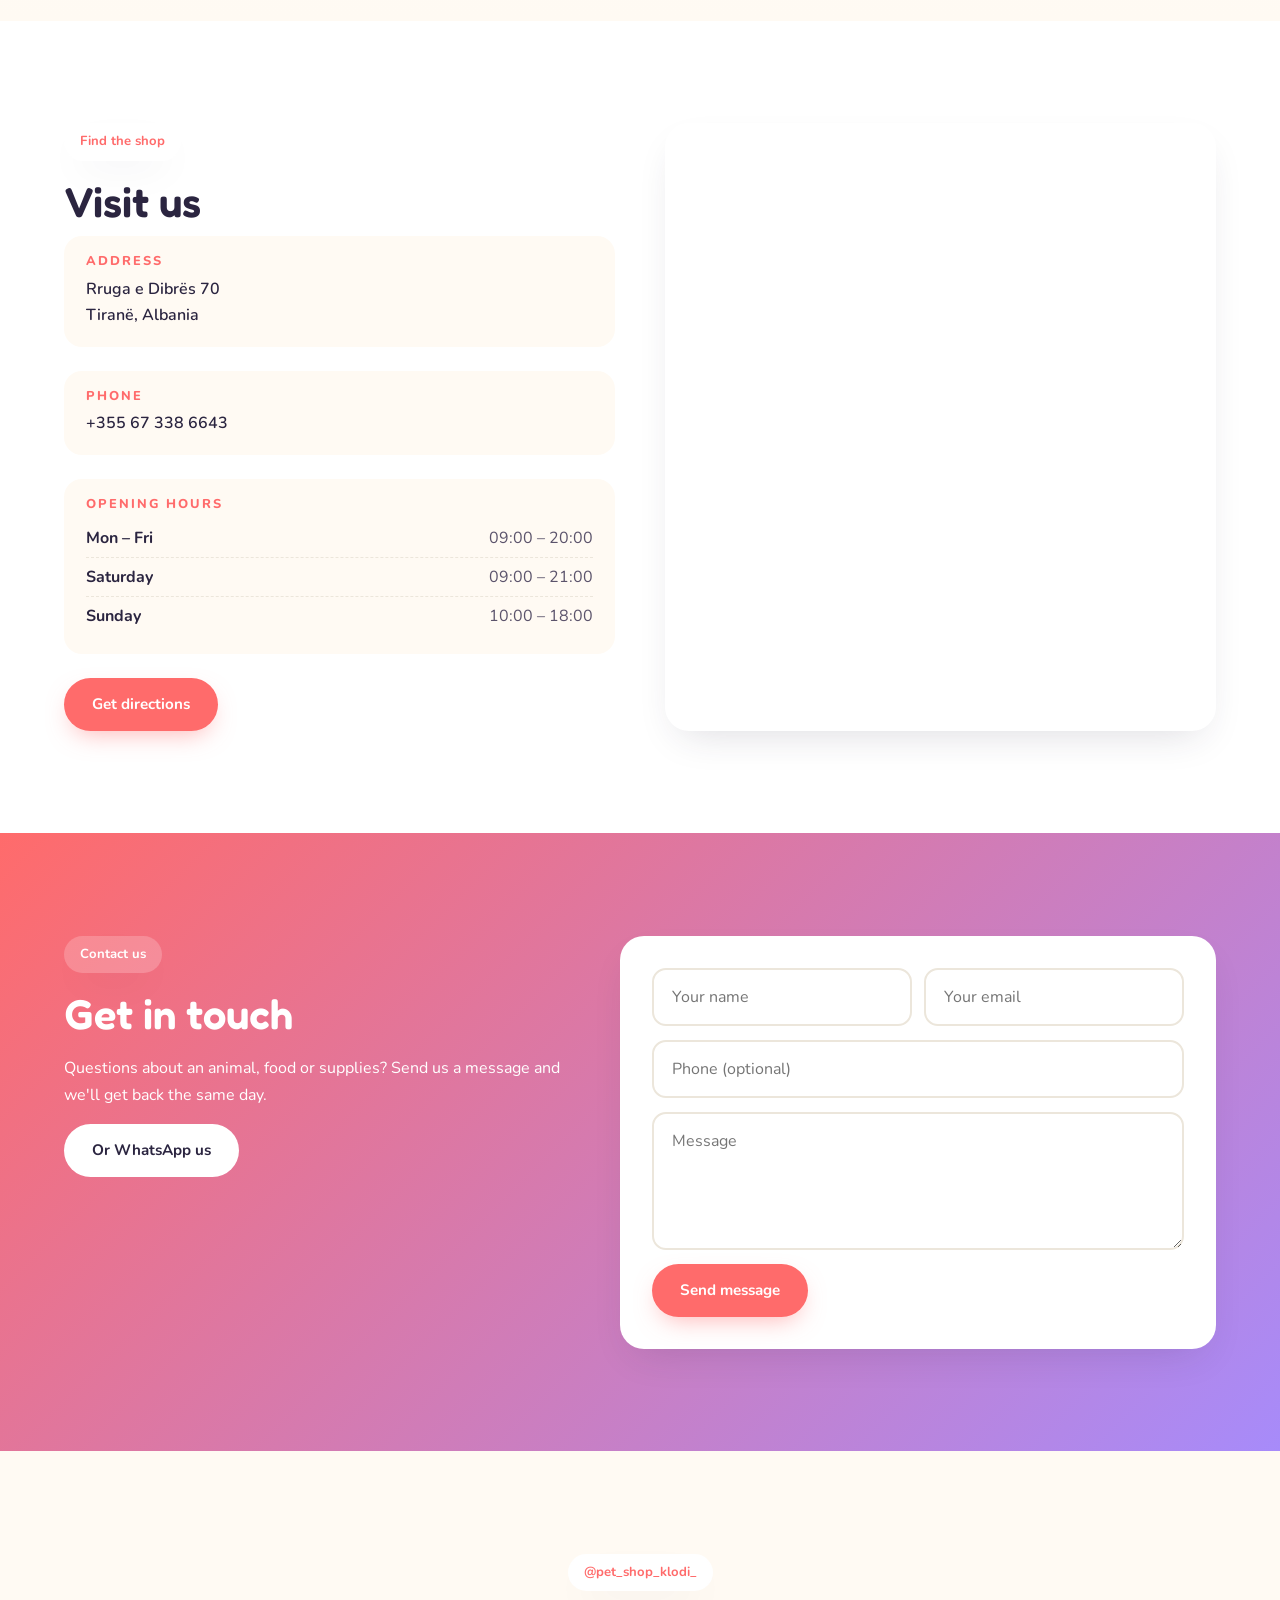
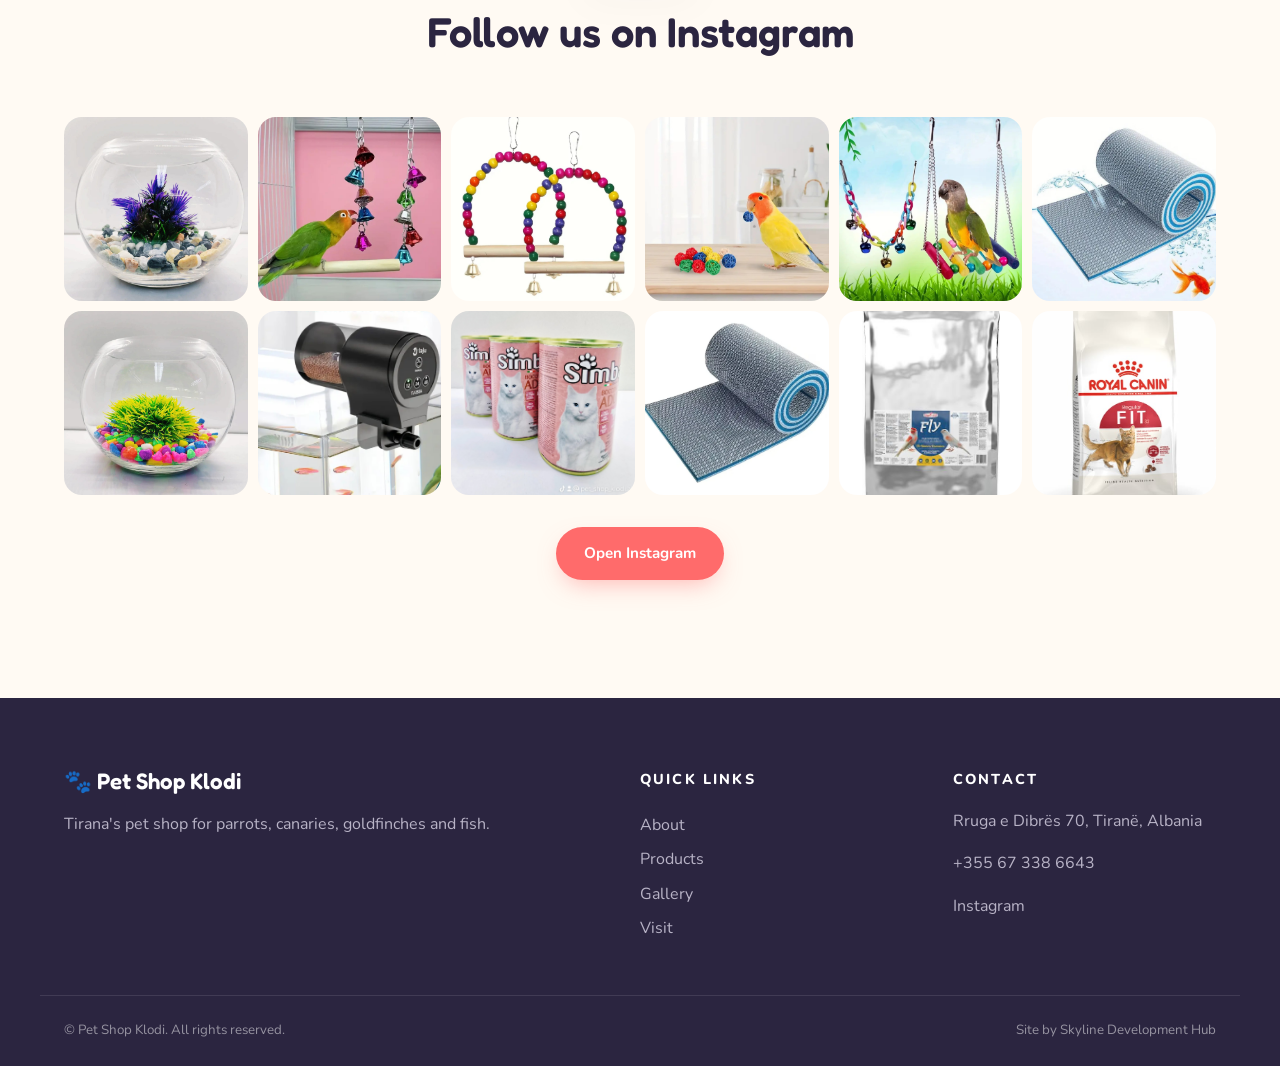
<file: demo2-playful/index.html>
<!DOCTYPE html>
<html lang="en">
<head>
<meta charset="UTF-8">
<meta name="viewport" content="width=device-width, initial-scale=1.0">
<title>Pet Shop Klodi — your friendly Tirana pet shop</title>
<meta name="description" content="Bright, friendly pet shop in Tirana — birds, fish and more for the whole family.">
<link rel="preconnect" href="https://fonts.googleapis.com">
<link rel="preconnect" href="https://fonts.gstatic.com" crossorigin>
<link href="https://fonts.googleapis.com/css2?family=Fredoka:wght@400;500;600;700&family=Nunito:wght@400;500;600;700&display=swap" rel="stylesheet">
<link rel="stylesheet" href="/shared/common.css">
<link rel="stylesheet" href="/demo2-playful/style.css">
</head>
<body>

<header class="site-header">
  <div class="wrap nav-wrap">
    <a href="#top" class="brand">
      <span class="brand-mark">🐾</span>
      <span class="brand-name">Pet Shop Klodi</span>
    </a>
    <nav class="nav-links" data-mobile-nav>
      <a href="#about" data-i18n="nav.about">About</a>
      <a href="#products" data-i18n="nav.products">Products</a>
      <a href="#gallery" data-i18n="nav.gallery">Gallery</a>
      <a href="#videos" data-i18n="nav.videos">Videos</a>
      <a href="#reviews" data-i18n="nav.reviews">Reviews</a>
      <a href="#visit" data-i18n="nav.visit">Visit</a>
    </nav>
    <div class="nav-actions">
      <button class="lang-btn" data-lang-toggle data-i18n="lang.toggle">SQ</button>
      <a class="cta-mini" href="#contact" data-i18n="hero.cta.visit">Visit us</a>
      <button class="burger" data-burger aria-label="Menu"><span></span><span></span><span></span></button>
    </div>
  </div>
</header>

<main id="top">

<!-- HERO -->
<section class="hero">
  <div class="hero-blobs">
    <span class="blob b1"></span>
    <span class="blob b2"></span>
    <span class="blob b3"></span>
  </div>
  <div class="wrap hero-grid">
    <div class="hero-text">
      <p class="kicker">🐦 🐠 🐹  <span data-i18n="about.kicker">Our story</span></p>
      <h1 data-i18n="hero.tagline">Tirana's home for parrots, canaries, finches & fish</h1>
      <p class="hero-sub" data-i18n="hero.subtitle"></p>
      <div class="hero-buttons">
        <a href="#products" class="btn btn-primary" data-i18n="hero.cta.explore">Explore</a>
        <a href="#contact" class="btn btn-secondary" data-i18n="hero.cta.visit">Visit our shop</a>
      </div>
      <div class="hero-pills">
        <span>🦜 <span data-i18n="cat.parrots.title"></span></span>
        <span>🎵 <span data-i18n="cat.canaries.title"></span></span>
        <span>🐠 <span data-i18n="cat.fish.title"></span></span>
      </div>
    </div>
    <div class="hero-collage">
      <div class="hero-slides" data-hero></div>
      <span class="floater f1">🦜</span>
      <span class="floater f2">🐠</span>
      <span class="floater f3">🐦</span>
      <span class="floater f4">🐾</span>
    </div>
  </div>
  <div class="wave"><svg viewBox="0 0 1440 80" preserveAspectRatio="none"><path d="M0,40 C240,80 480,0 720,40 C960,80 1200,0 1440,40 L1440,80 L0,80 Z" fill="#fff"/></svg></div>
</section>

<!-- ABOUT -->
<section id="about" class="section about">
  <div class="wrap about-grid">
    <div data-reveal>
      <p class="kicker" data-i18n="about.kicker">Our story</p>
      <h2 data-i18n="about.title"></h2>
      <p data-i18n="about.body1"></p>
      <p data-i18n="about.body2"></p>
    </div>
    <div class="stats-grid" data-reveal>
      <div class="stat stat-coral"><strong data-i18n="about.stat1.value">10+</strong><span data-i18n="about.stat1.label"></span></div>
      <div class="stat stat-teal"><strong data-i18n="about.stat2.value">30+</strong><span data-i18n="about.stat2.label"></span></div>
      <div class="stat stat-yellow"><strong data-i18n="about.stat3.value">5,000+</strong><span data-i18n="about.stat3.label"></span></div>
      <div class="stat stat-purple"><strong data-i18n="about.stat4.value">4.9★</strong><span data-i18n="about.stat4.label"></span></div>
    </div>
  </div>
</section>

<!-- PRODUCTS -->
<section id="products" class="section products">
  <div class="wrap">
    <header class="section-head" data-reveal>
      <p class="kicker" data-i18n="products.kicker"></p>
      <h2 data-i18n="products.title"></h2>
      <p class="lead" data-i18n="products.intro"></p>
    </header>
    <div class="cards">
      <article class="card c-coral" data-reveal><span class="emoji">🦜</span><h3 data-i18n="cat.parrots.title"></h3><p data-i18n="cat.parrots.body"></p></article>
      <article class="card c-yellow" data-reveal><span class="emoji">🎵</span><h3 data-i18n="cat.canaries.title"></h3><p data-i18n="cat.canaries.body"></p></article>
      <article class="card c-orange" data-reveal><span class="emoji">🐦</span><h3 data-i18n="cat.finches.title"></h3><p data-i18n="cat.finches.body"></p></article>
      <article class="card c-teal" data-reveal><span class="emoji">🐠</span><h3 data-i18n="cat.fish.title"></h3><p data-i18n="cat.fish.body"></p></article>
      <article class="card c-purple" data-reveal><span class="emoji">🥕</span><h3 data-i18n="cat.food.title"></h3><p data-i18n="cat.food.body"></p></article>
      <article class="card c-pink" data-reveal><span class="emoji">🎾</span><h3 data-i18n="cat.accessories.title"></h3><p data-i18n="cat.accessories.body"></p></article>
      <article class="card c-mint" data-reveal><span class="emoji">✂️</span><h3 data-i18n="cat.grooming.title"></h3><p data-i18n="cat.grooming.body"></p></article>
      <article class="card c-sky" data-reveal><span class="emoji">💉</span><h3 data-i18n="cat.vet.title"></h3><p data-i18n="cat.vet.body"></p></article>
      <article class="card c-lime" data-reveal><span class="emoji">📚</span><h3 data-i18n="cat.training.title"></h3><p data-i18n="cat.training.body"></p></article>
    </div>
  </div>
</section>

<!-- GALLERY -->
<section id="gallery" class="section gallery">
  <div class="wrap">
    <header class="section-head" data-reveal>
      <p class="kicker" data-i18n="gallery.kicker"></p>
      <h2 data-i18n="gallery.title"></h2>
      <p class="lead" data-i18n="gallery.intro"></p>
    </header>
    <div class="gallery-filter" data-reveal>
      <button class="is-active" data-filter="all" data-i18n="gallery.filter.all"></button>
      <button data-filter="birds" data-i18n="gallery.filter.birds"></button>
      <button data-filter="fish" data-i18n="gallery.filter.fish"></button>
      <button data-filter="shop" data-i18n="gallery.filter.shop"></button>
    </div>
    <div class="gallery-grid" data-gallery></div>
  </div>
</section>

<!-- VIDEOS -->
<section id="videos" class="section videos">
  <div class="wrap">
    <header class="section-head" data-reveal>
      <p class="kicker" data-i18n="videos.kicker"></p>
      <h2 data-i18n="videos.title"></h2>
      <p class="lead" data-i18n="videos.intro"></p>
    </header>
    <div class="videos-grid" data-videos></div>
  </div>
</section>

<!-- REVIEWS -->
<section id="reviews" class="section reviews">
  <div class="wrap">
    <header class="section-head" data-reveal>
      <p class="kicker" data-i18n="reviews.kicker"></p>
      <h2 data-i18n="reviews.title"></h2>
    </header>
    <div class="reviews-grid">
      <blockquote class="quote q1" data-reveal>
        <div class="stars">★★★★★</div>
        <p data-i18n="reviews.r1.text"></p>
        <cite><b data-i18n="reviews.r1.name"></b><span data-i18n="reviews.r1.role"></span></cite>
      </blockquote>
      <blockquote class="quote q2" data-reveal>
        <div class="stars">★★★★★</div>
        <p data-i18n="reviews.r2.text"></p>
        <cite><b data-i18n="reviews.r2.name"></b><span data-i18n="reviews.r2.role"></span></cite>
      </blockquote>
      <blockquote class="quote q3" data-reveal>
        <div class="stars">★★★★★</div>
        <p data-i18n="reviews.r3.text"></p>
        <cite><b data-i18n="reviews.r3.name"></b><span data-i18n="reviews.r3.role"></span></cite>
      </blockquote>
      <blockquote class="quote q4" data-reveal>
        <div class="stars">★★★★★</div>
        <p data-i18n="reviews.r4.text"></p>
        <cite><b data-i18n="reviews.r4.name"></b><span data-i18n="reviews.r4.role"></span></cite>
      </blockquote>
    </div>
  </div>
</section>

<!-- VISIT -->
<section id="visit" class="section visit">
  <div class="wrap visit-grid">
    <div class="visit-info" data-reveal>
      <p class="kicker" data-i18n="visit.kicker"></p>
      <h2 data-i18n="visit.title"></h2>
      <div class="visit-block"><h3 data-i18n="visit.address"></h3><p><span data-shop="address-line1"></span><br><span data-shop="address-line2"></span></p></div>
      <div class="visit-block"><h3 data-i18n="visit.phone"></h3><p><a data-shop="phone-link" href="#"><span data-shop="phone"></span></a></p></div>
      <div class="visit-block"><h3 data-i18n="visit.hours"></h3><ul class="hours" data-hours></ul></div>
      <a class="btn btn-primary" data-shop="directions-link" target="_blank" rel="noopener" href="#" data-i18n="visit.directions"></a>
    </div>
    <div class="visit-map" data-reveal>
      <iframe data-shop="map-iframe" src="" loading="lazy" referrerpolicy="no-referrer-when-downgrade"></iframe>
    </div>
  </div>
</section>

<!-- CONTACT -->
<section id="contact" class="section contact">
  <div class="wrap contact-grid">
    <div data-reveal>
      <p class="kicker" data-i18n="contact.kicker"></p>
      <h2 data-i18n="contact.title"></h2>
      <p data-i18n="contact.intro"></p>
      <p><a class="btn btn-secondary" data-shop="whatsapp-link" target="_blank" rel="noopener" href="#" data-i18n="contact.whatsapp">WhatsApp us</a></p>
    </div>
    <form class="contact-form" data-contact-form data-reveal novalidate>
      <div class="form-row cols-2">
        <input required name="name" data-i18n-attr="placeholder:contact.name" placeholder="Your name">
        <input required type="email" name="email" data-i18n-attr="placeholder:contact.email" placeholder="Your email">
      </div>
      <input name="phone" data-i18n-attr="placeholder:contact.phone" placeholder="Phone (optional)">
      <textarea required name="message" rows="4" data-i18n-attr="placeholder:contact.message" placeholder="Message"></textarea>
      <button class="btn btn-primary" type="submit" data-i18n="contact.send">Send</button>
      <p class="form-status" data-contact-status hidden></p>
    </form>
  </div>
</section>

<!-- INSTAGRAM -->
<section id="instagram" class="section instagram">
  <div class="wrap">
    <header class="section-head" data-reveal>
      <p class="kicker" data-shop="instagram-handle"></p>
      <h2 data-i18n="ig.title"></h2>
    </header>
    <div class="ig-grid" data-instagram></div>
    <p class="ig-cta" data-reveal><a class="btn btn-primary" data-shop="instagram-link" target="_blank" rel="noopener" href="#" data-i18n="ig.cta"></a></p>
  </div>
</section>

</main>

<footer class="site-footer">
  <div class="wrap footer-grid">
    <div>
      <p class="brand-name">🐾 Pet Shop Klodi</p>
      <p data-i18n="footer.tagline"></p>
    </div>
    <div>
      <h4 data-i18n="footer.quick"></h4>
      <ul>
        <li><a href="#about" data-i18n="nav.about"></a></li>
        <li><a href="#products" data-i18n="nav.products"></a></li>
        <li><a href="#gallery" data-i18n="nav.gallery"></a></li>
        <li><a href="#visit" data-i18n="nav.visit"></a></li>
      </ul>
    </div>
    <div>
      <h4 data-i18n="footer.contactH"></h4>
      <p><span data-shop="address"></span></p>
      <p><a data-shop="phone-link" href="#"><span data-shop="phone"></span></a></p>
      <p><a data-shop="instagram-link" target="_blank" rel="noopener">Instagram</a></p>
    </div>
  </div>
  <div class="wrap footer-bottom">
    <small data-i18n="footer.copyright"></small>
    <small data-i18n="footer.builtby"></small>
  </div>
</footer>

<script src="/shared/shop-data.js"></script>
<script src="/shared/translations.js"></script>
<script src="/shared/media.js"></script>
<script src="/shared/core.js"></script>
<script src="/demo2-playful/script.js"></script>
</body>
</html>
</file>
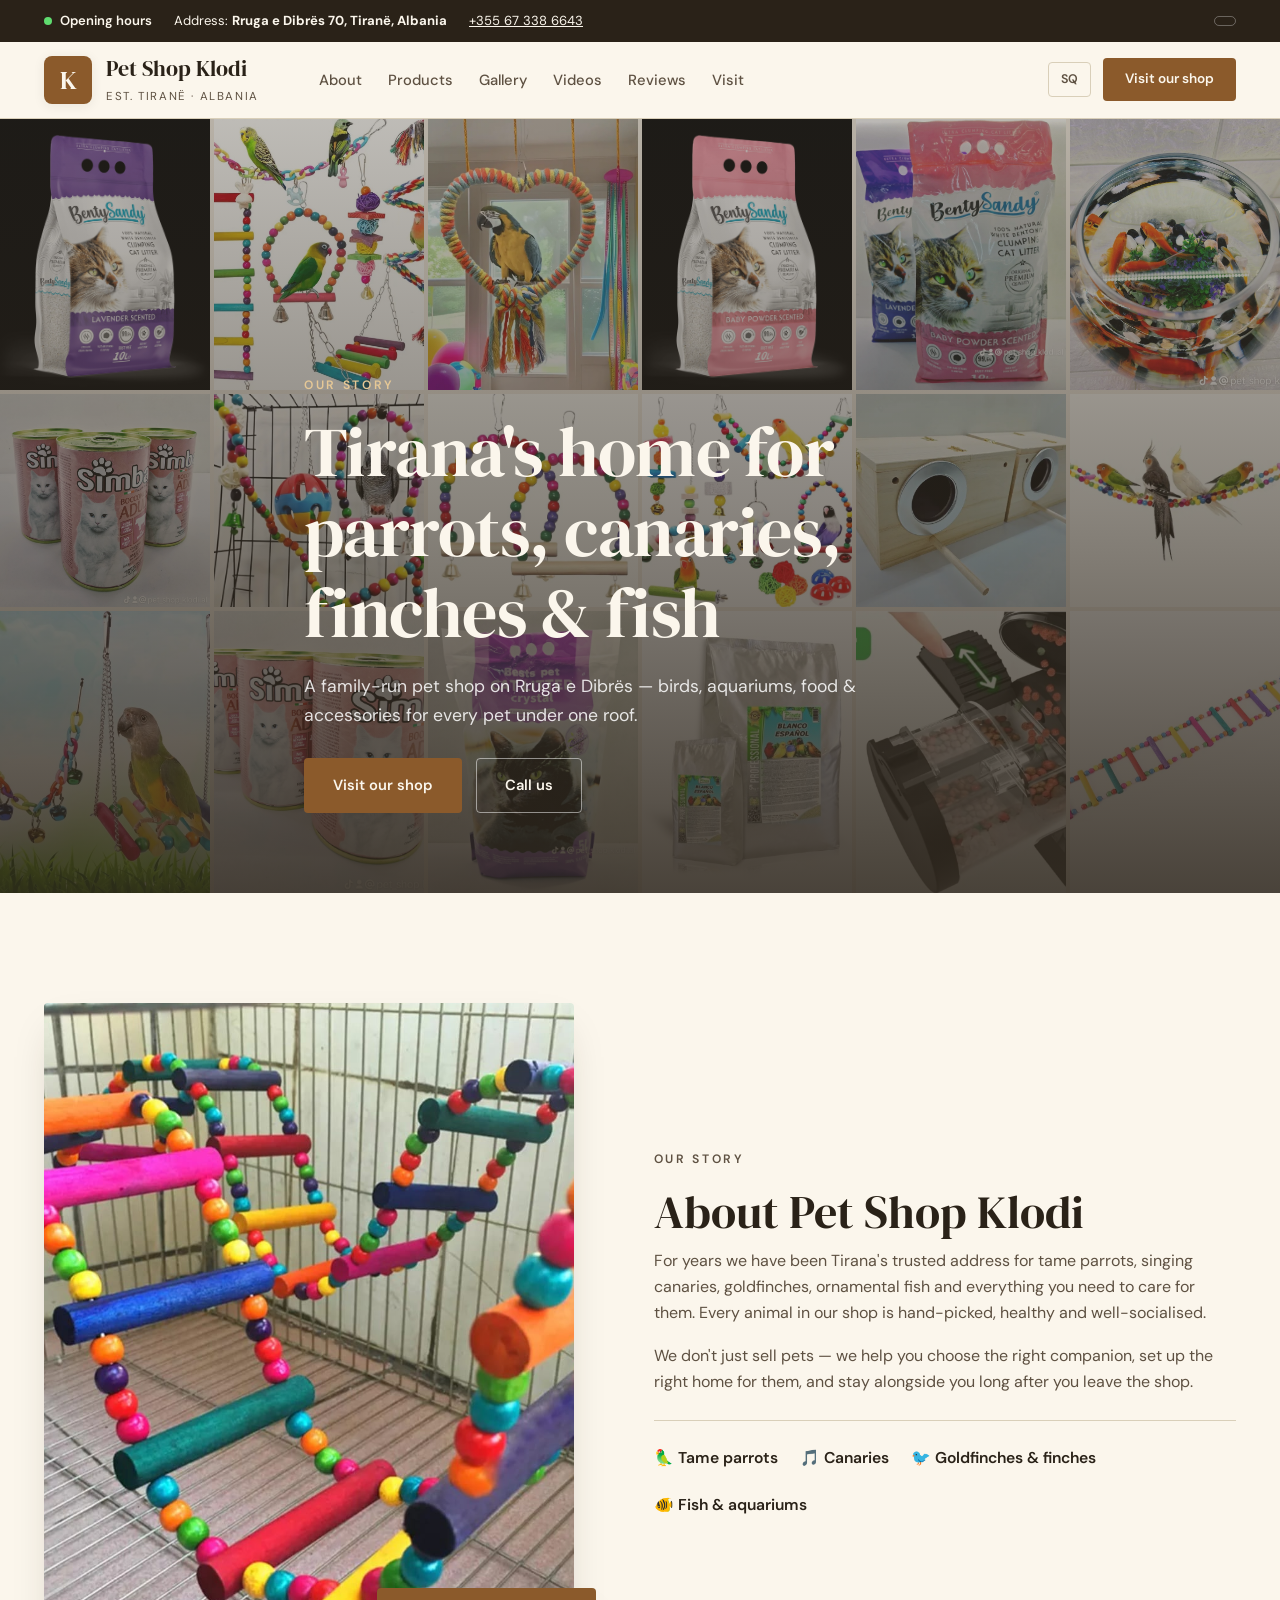
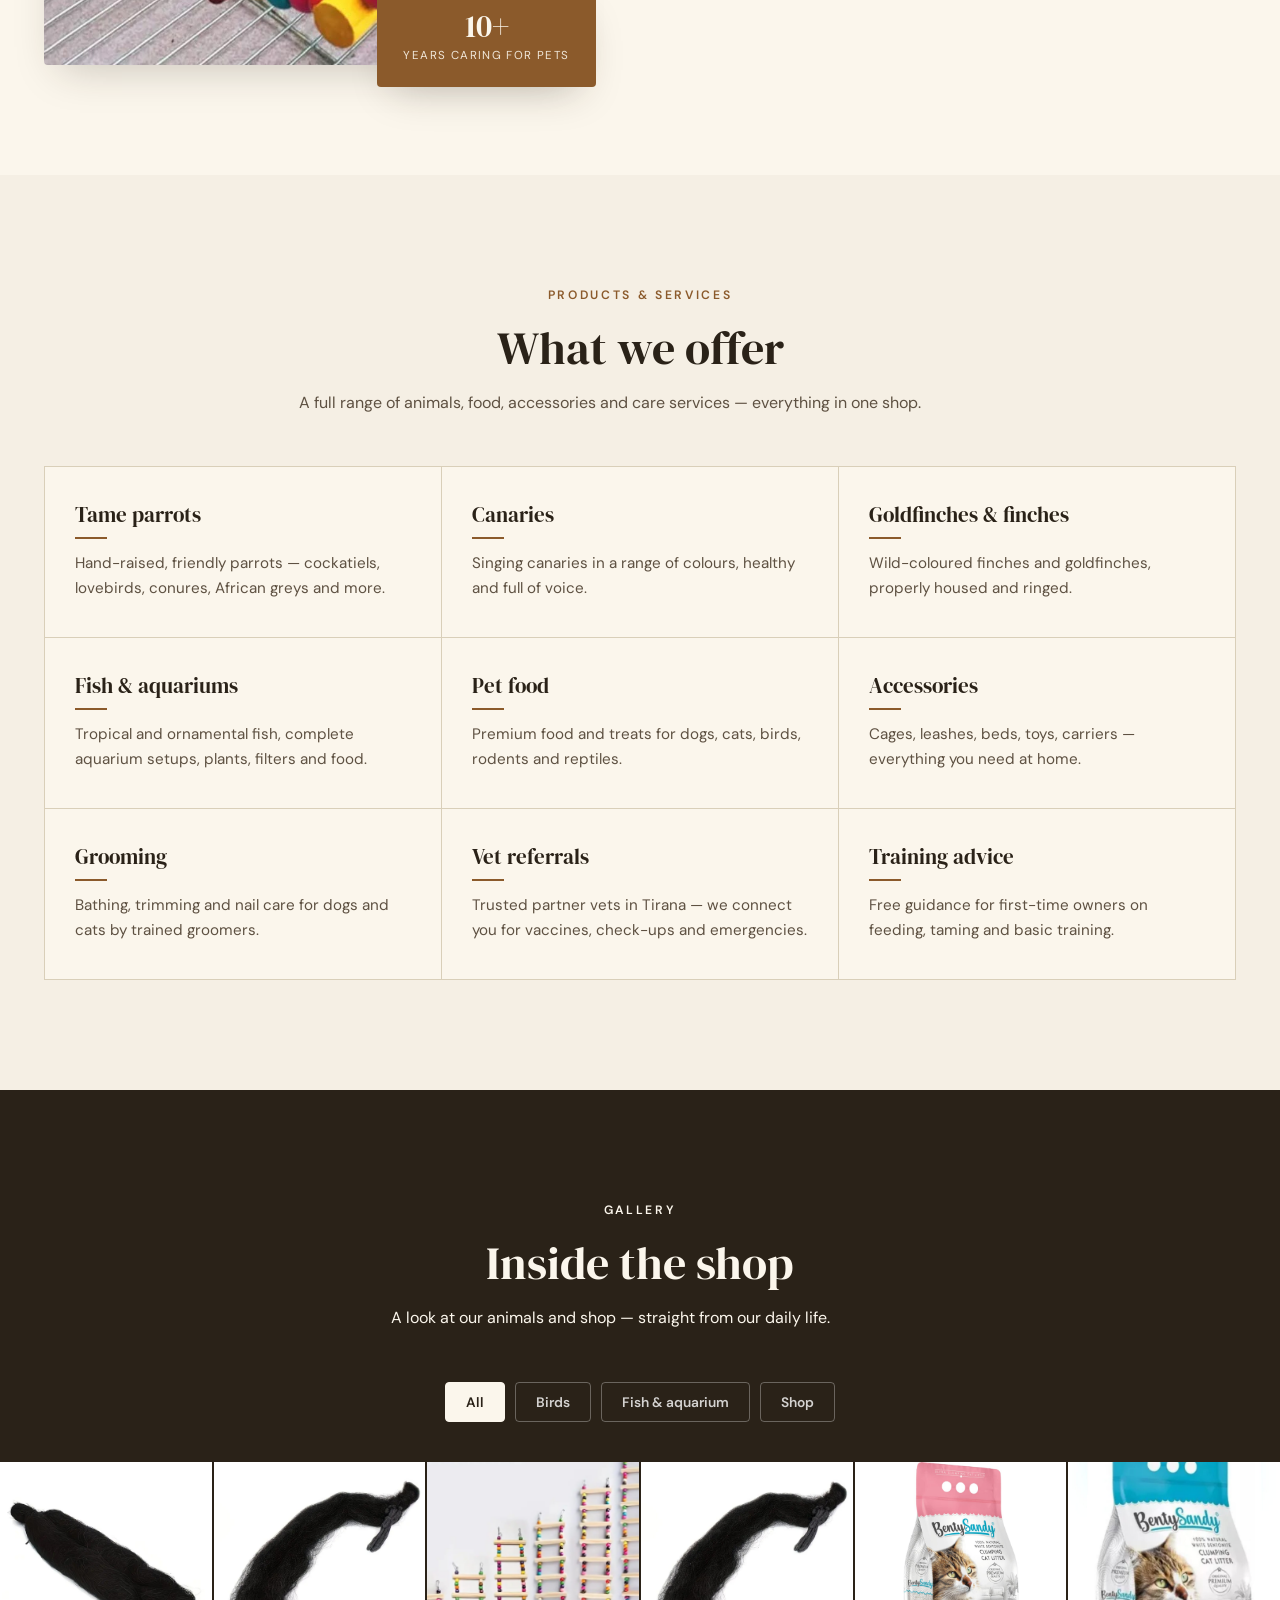
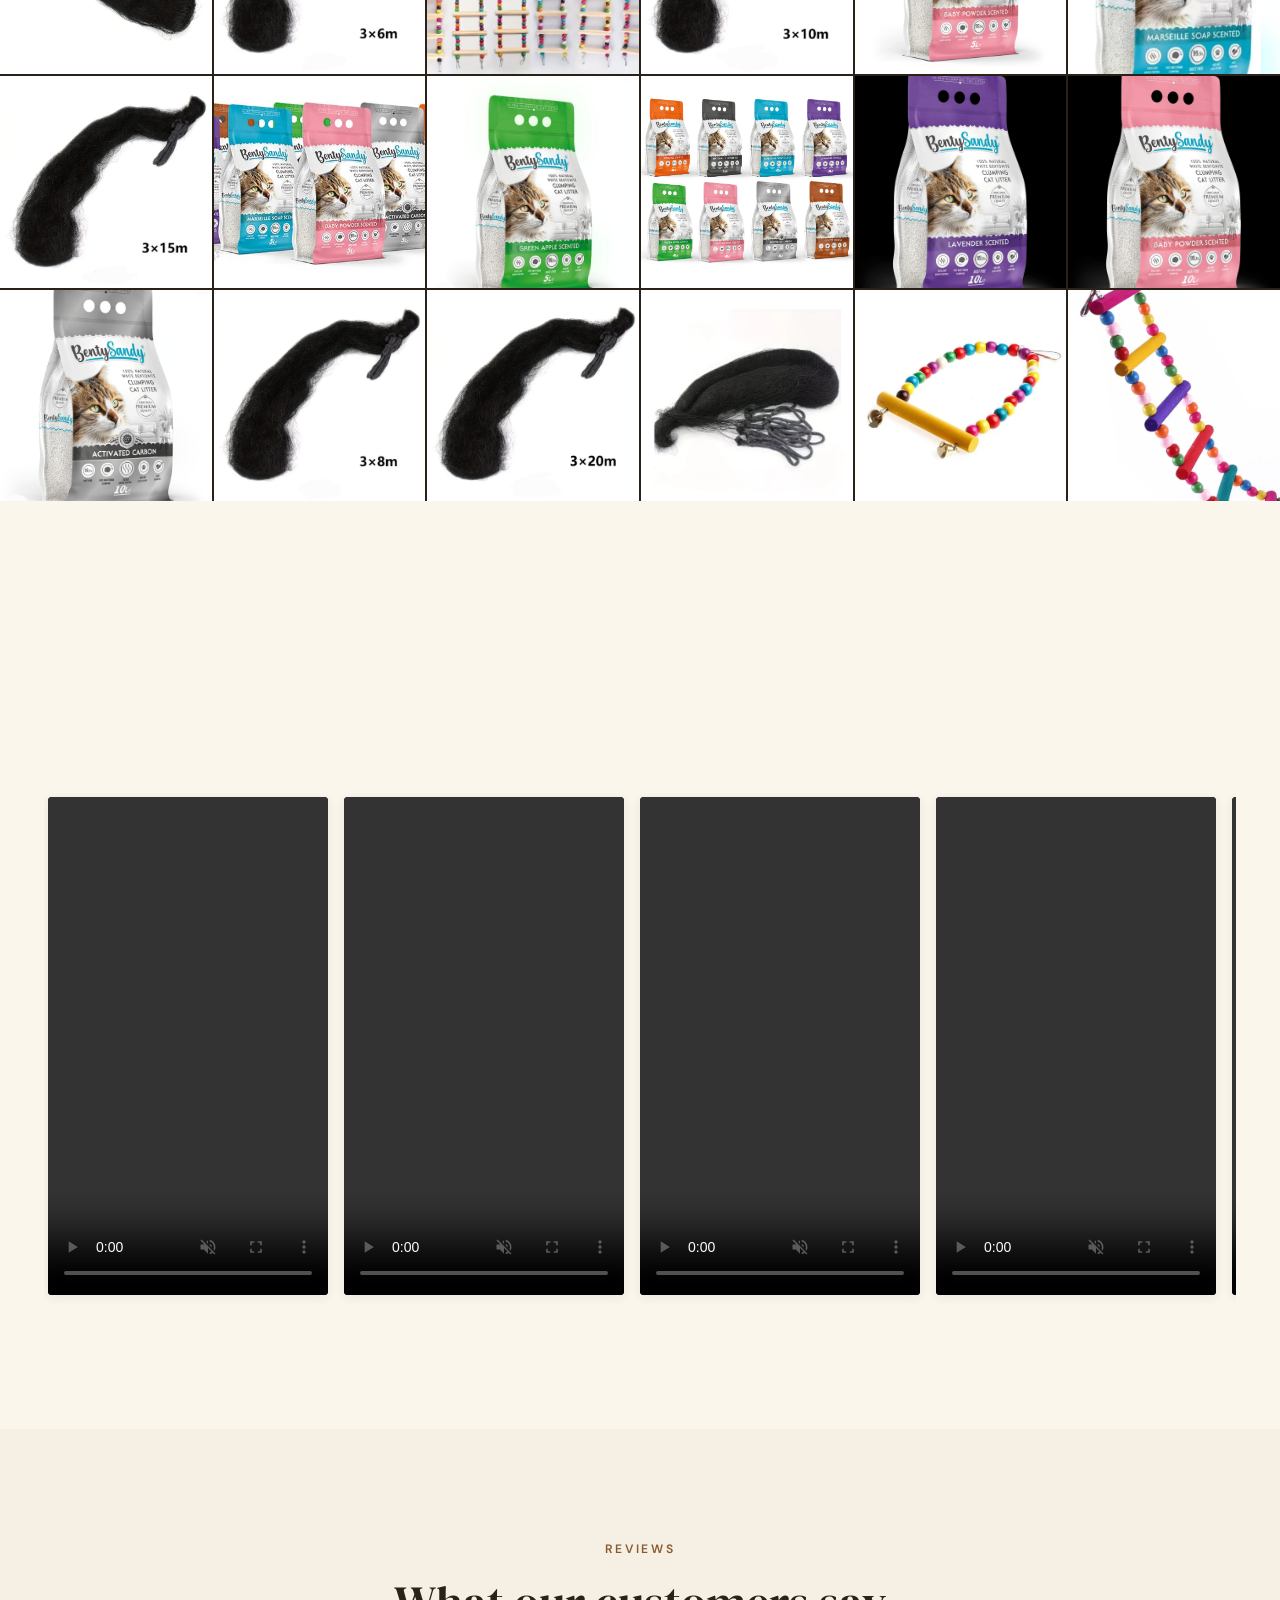
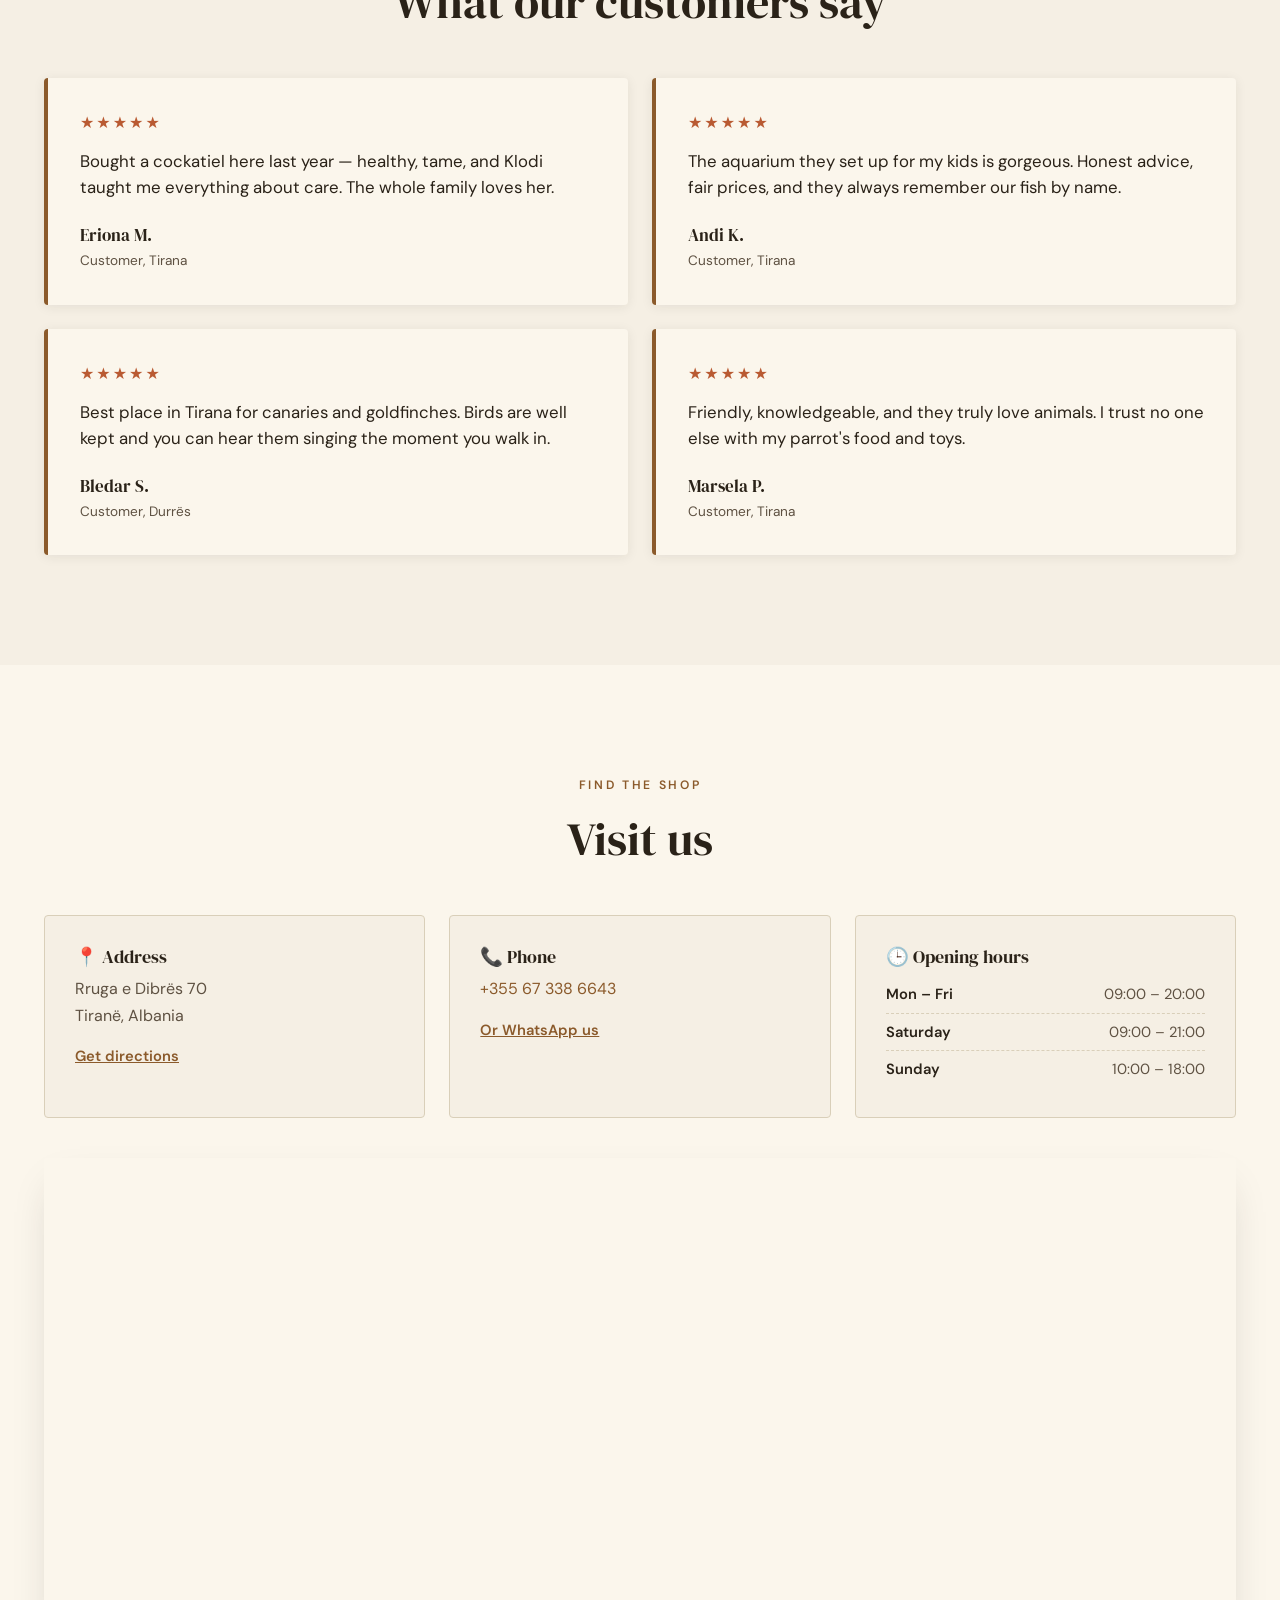
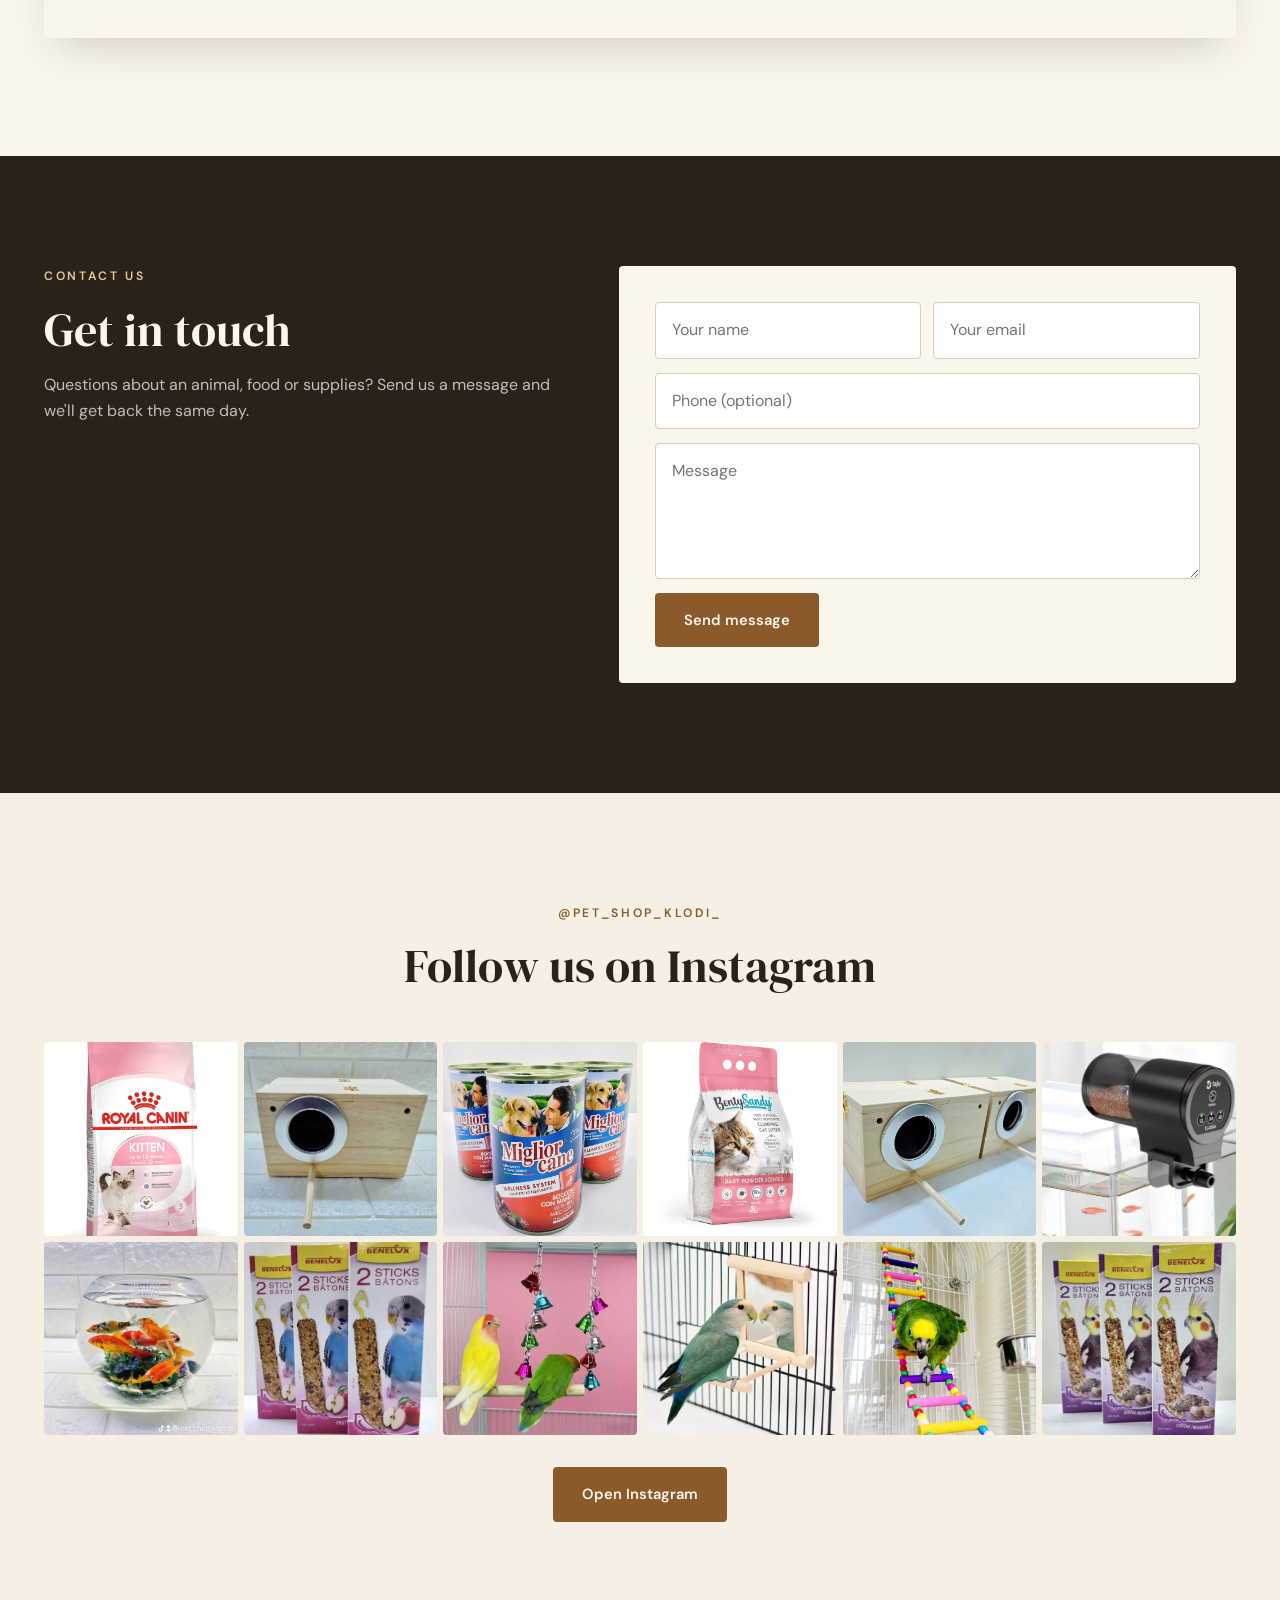
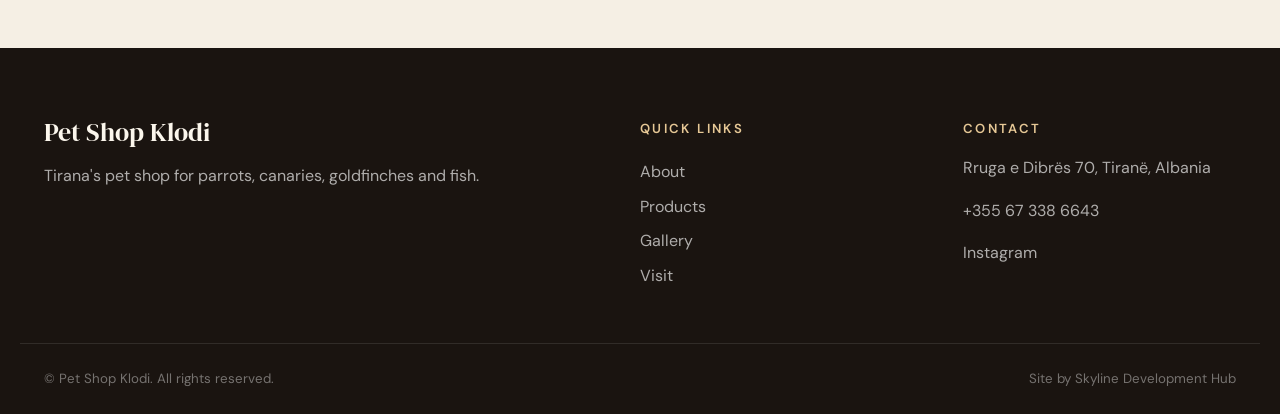
<file: demo3-storefront/index.html>
<!DOCTYPE html>
<html lang="en">
<head>
<meta charset="UTF-8">
<meta name="viewport" content="width=device-width, initial-scale=1.0">
<title>Pet Shop Klodi — your neighbourhood pet shop in Tirana</title>
<meta name="description" content="The local pet shop on Rruga e Dibrës — birds, fish and supplies in the heart of Tirana.">
<link rel="preconnect" href="https://fonts.googleapis.com">
<link rel="preconnect" href="https://fonts.gstatic.com" crossorigin>
<link href="https://fonts.googleapis.com/css2?family=DM+Serif+Display:wght@400&family=DM+Sans:wght@400;500;600;700&display=swap" rel="stylesheet">
<link rel="stylesheet" href="/shared/common.css">
<link rel="stylesheet" href="/demo3-storefront/style.css">
</head>
<body>

<div class="hours-banner">
  <div class="wrap hb-row">
    <span class="hb-pill"><span class="hb-dot"></span><span data-i18n="visit.hours">Opening hours</span></span>
    <span class="hb-text"><span data-i18n="visit.address">Address</span>: <strong data-shop="address"></strong></span>
    <span class="hb-text"><a data-shop="phone-link" href="#"><span data-shop="phone"></span></a></span>
    <a class="hb-ig" data-shop="instagram-link" target="_blank" rel="noopener" data-shop="instagram-handle"></a>
  </div>
</div>

<header class="site-header">
  <div class="wrap nav-wrap">
    <a href="#top" class="brand">
      <span class="brand-mark">K</span>
      <span class="brand-text">
        <span class="brand-name">Pet Shop Klodi</span>
        <span class="brand-sub">est. Tiranë · Albania</span>
      </span>
    </a>
    <nav class="nav-links" data-mobile-nav>
      <a href="#about" data-i18n="nav.about"></a>
      <a href="#products" data-i18n="nav.products"></a>
      <a href="#gallery" data-i18n="nav.gallery"></a>
      <a href="#videos" data-i18n="nav.videos"></a>
      <a href="#reviews" data-i18n="nav.reviews"></a>
      <a href="#visit" data-i18n="nav.visit"></a>
    </nav>
    <div class="nav-actions">
      <button class="lang-btn" data-lang-toggle data-i18n="lang.toggle">SQ</button>
      <a class="cta-mini" href="#visit" data-i18n="hero.cta.visit">Visit</a>
      <button class="burger" data-burger aria-label="Menu"><span></span><span></span><span></span></button>
    </div>
  </div>
</header>

<main id="top">

<!-- HERO -->
<section class="hero">
  <div class="hero-mosaic" data-mosaic></div>
  <div class="wrap hero-content">
    <p class="kicker" data-i18n="about.kicker"></p>
    <h1 data-i18n="hero.tagline"></h1>
    <p class="hero-sub" data-i18n="hero.subtitle"></p>
    <div class="hero-buttons">
      <a href="#visit" class="btn btn-primary" data-i18n="hero.cta.visit"></a>
      <a class="btn btn-ghost" data-shop="phone-link" href="#" data-i18n="hero.cta.call"></a>
    </div>
  </div>
</section>

<!-- ABOUT (Our Story) -->
<section id="about" class="section about">
  <div class="wrap about-grid">
    <div class="about-photo" data-reveal>
      <img src="/shared/images/IMG-20260505-WA0086.jpg" alt="">
      <div class="badge">
        <span data-i18n="about.stat1.value">10+</span>
        <small data-i18n="about.stat1.label"></small>
      </div>
    </div>
    <div class="about-text" data-reveal>
      <p class="kicker" data-i18n="about.kicker"></p>
      <h2 data-i18n="about.title"></h2>
      <p data-i18n="about.body1"></p>
      <p data-i18n="about.body2"></p>
      <ul class="signature">
        <li>🦜 <span data-i18n="cat.parrots.title"></span></li>
        <li>🎵 <span data-i18n="cat.canaries.title"></span></li>
        <li>🐦 <span data-i18n="cat.finches.title"></span></li>
        <li>🐠 <span data-i18n="cat.fish.title"></span></li>
      </ul>
    </div>
  </div>
</section>

<!-- PRODUCTS -->
<section id="products" class="section products">
  <div class="wrap">
    <header class="section-head" data-reveal>
      <p class="kicker" data-i18n="products.kicker"></p>
      <h2 data-i18n="products.title"></h2>
      <p class="lead" data-i18n="products.intro"></p>
    </header>
    <div class="cards">
      <article class="card" data-reveal><h3 data-i18n="cat.parrots.title"></h3><p data-i18n="cat.parrots.body"></p></article>
      <article class="card" data-reveal><h3 data-i18n="cat.canaries.title"></h3><p data-i18n="cat.canaries.body"></p></article>
      <article class="card" data-reveal><h3 data-i18n="cat.finches.title"></h3><p data-i18n="cat.finches.body"></p></article>
      <article class="card" data-reveal><h3 data-i18n="cat.fish.title"></h3><p data-i18n="cat.fish.body"></p></article>
      <article class="card" data-reveal><h3 data-i18n="cat.food.title"></h3><p data-i18n="cat.food.body"></p></article>
      <article class="card" data-reveal><h3 data-i18n="cat.accessories.title"></h3><p data-i18n="cat.accessories.body"></p></article>
      <article class="card" data-reveal><h3 data-i18n="cat.grooming.title"></h3><p data-i18n="cat.grooming.body"></p></article>
      <article class="card" data-reveal><h3 data-i18n="cat.vet.title"></h3><p data-i18n="cat.vet.body"></p></article>
      <article class="card" data-reveal><h3 data-i18n="cat.training.title"></h3><p data-i18n="cat.training.body"></p></article>
    </div>
  </div>
</section>

<!-- GALLERY (full-bleed mosaic) -->
<section id="gallery" class="gallery-fullbleed">
  <div class="wrap">
    <header class="section-head light" data-reveal>
      <p class="kicker" data-i18n="gallery.kicker"></p>
      <h2 data-i18n="gallery.title"></h2>
      <p class="lead" data-i18n="gallery.intro"></p>
    </header>
    <div class="gallery-filter" data-reveal>
      <button class="is-active" data-filter="all" data-i18n="gallery.filter.all"></button>
      <button data-filter="birds" data-i18n="gallery.filter.birds"></button>
      <button data-filter="fish" data-i18n="gallery.filter.fish"></button>
      <button data-filter="shop" data-i18n="gallery.filter.shop"></button>
    </div>
  </div>
  <div class="mosaic" data-gallery></div>
</section>

<!-- VIDEOS -->
<section id="videos" class="section videos">
  <div class="wrap">
    <header class="section-head" data-reveal>
      <p class="kicker" data-i18n="videos.kicker"></p>
      <h2 data-i18n="videos.title"></h2>
      <p class="lead" data-i18n="videos.intro"></p>
    </header>
    <div class="videos-row no-scrollbar" data-videos></div>
  </div>
</section>

<!-- REVIEWS -->
<section id="reviews" class="section reviews">
  <div class="wrap">
    <header class="section-head" data-reveal>
      <p class="kicker" data-i18n="reviews.kicker"></p>
      <h2 data-i18n="reviews.title"></h2>
    </header>
    <div class="reviews-grid">
      <blockquote class="quote" data-reveal>
        <div class="stars">★★★★★</div>
        <p data-i18n="reviews.r1.text"></p>
        <cite><b data-i18n="reviews.r1.name"></b><span data-i18n="reviews.r1.role"></span></cite>
      </blockquote>
      <blockquote class="quote" data-reveal>
        <div class="stars">★★★★★</div>
        <p data-i18n="reviews.r2.text"></p>
        <cite><b data-i18n="reviews.r2.name"></b><span data-i18n="reviews.r2.role"></span></cite>
      </blockquote>
      <blockquote class="quote" data-reveal>
        <div class="stars">★★★★★</div>
        <p data-i18n="reviews.r3.text"></p>
        <cite><b data-i18n="reviews.r3.name"></b><span data-i18n="reviews.r3.role"></span></cite>
      </blockquote>
      <blockquote class="quote" data-reveal>
        <div class="stars">★★★★★</div>
        <p data-i18n="reviews.r4.text"></p>
        <cite><b data-i18n="reviews.r4.name"></b><span data-i18n="reviews.r4.role"></span></cite>
      </blockquote>
    </div>
  </div>
</section>

<!-- VISIT -->
<section id="visit" class="section visit">
  <div class="wrap">
    <header class="section-head" data-reveal>
      <p class="kicker" data-i18n="visit.kicker"></p>
      <h2 data-i18n="visit.title"></h2>
    </header>
    <div class="visit-grid">
      <div class="visit-card" data-reveal>
        <h3>📍 <span data-i18n="visit.address"></span></h3>
        <p><span data-shop="address-line1"></span><br><span data-shop="address-line2"></span></p>
        <a class="btn btn-link" data-shop="directions-link" target="_blank" rel="noopener" href="#" data-i18n="visit.directions"></a>
      </div>
      <div class="visit-card" data-reveal>
        <h3>📞 <span data-i18n="visit.phone"></span></h3>
        <p><a data-shop="phone-link" href="#"><span data-shop="phone"></span></a></p>
        <a class="btn btn-link" data-shop="whatsapp-link" target="_blank" rel="noopener" href="#" data-i18n="contact.whatsapp"></a>
      </div>
      <div class="visit-card" data-reveal>
        <h3>🕒 <span data-i18n="visit.hours"></span></h3>
        <ul class="hours" data-hours></ul>
      </div>
    </div>
    <div class="visit-map" data-reveal>
      <iframe data-shop="map-iframe" src="" loading="lazy" referrerpolicy="no-referrer-when-downgrade"></iframe>
    </div>
  </div>
</section>

<!-- CONTACT -->
<section id="contact" class="section contact">
  <div class="wrap contact-grid">
    <div data-reveal>
      <p class="kicker" data-i18n="contact.kicker"></p>
      <h2 data-i18n="contact.title"></h2>
      <p data-i18n="contact.intro"></p>
    </div>
    <form class="contact-form" data-contact-form data-reveal novalidate>
      <div class="form-row cols-2">
        <input required name="name" data-i18n-attr="placeholder:contact.name" placeholder="Your name">
        <input required type="email" name="email" data-i18n-attr="placeholder:contact.email" placeholder="Your email">
      </div>
      <input name="phone" data-i18n-attr="placeholder:contact.phone" placeholder="Phone (optional)">
      <textarea required name="message" rows="4" data-i18n-attr="placeholder:contact.message" placeholder="Message"></textarea>
      <button class="btn btn-primary" type="submit" data-i18n="contact.send"></button>
      <p class="form-status" data-contact-status hidden></p>
    </form>
  </div>
</section>

<!-- INSTAGRAM -->
<section id="instagram" class="section instagram">
  <div class="wrap">
    <header class="section-head" data-reveal>
      <p class="kicker" data-shop="instagram-handle"></p>
      <h2 data-i18n="ig.title"></h2>
    </header>
    <div class="ig-grid" data-instagram></div>
    <p class="ig-cta" data-reveal><a class="btn btn-primary" data-shop="instagram-link" target="_blank" rel="noopener" href="#" data-i18n="ig.cta"></a></p>
  </div>
</section>

</main>

<footer class="site-footer">
  <div class="wrap footer-grid">
    <div>
      <p class="brand-name">Pet Shop Klodi</p>
      <p data-i18n="footer.tagline"></p>
    </div>
    <div>
      <h4 data-i18n="footer.quick"></h4>
      <ul>
        <li><a href="#about" data-i18n="nav.about"></a></li>
        <li><a href="#products" data-i18n="nav.products"></a></li>
        <li><a href="#gallery" data-i18n="nav.gallery"></a></li>
        <li><a href="#visit" data-i18n="nav.visit"></a></li>
      </ul>
    </div>
    <div>
      <h4 data-i18n="footer.contactH"></h4>
      <p><span data-shop="address"></span></p>
      <p><a data-shop="phone-link" href="#"><span data-shop="phone"></span></a></p>
      <p><a data-shop="instagram-link" target="_blank" rel="noopener">Instagram</a></p>
    </div>
  </div>
  <div class="wrap footer-bottom">
    <small data-i18n="footer.copyright"></small>
    <small data-i18n="footer.builtby"></small>
  </div>
</footer>

<script src="/shared/shop-data.js"></script>
<script src="/shared/translations.js"></script>
<script src="/shared/media.js"></script>
<script src="/shared/core.js"></script>
<script src="/demo3-storefront/script.js"></script>
</body>
</html>
</file>
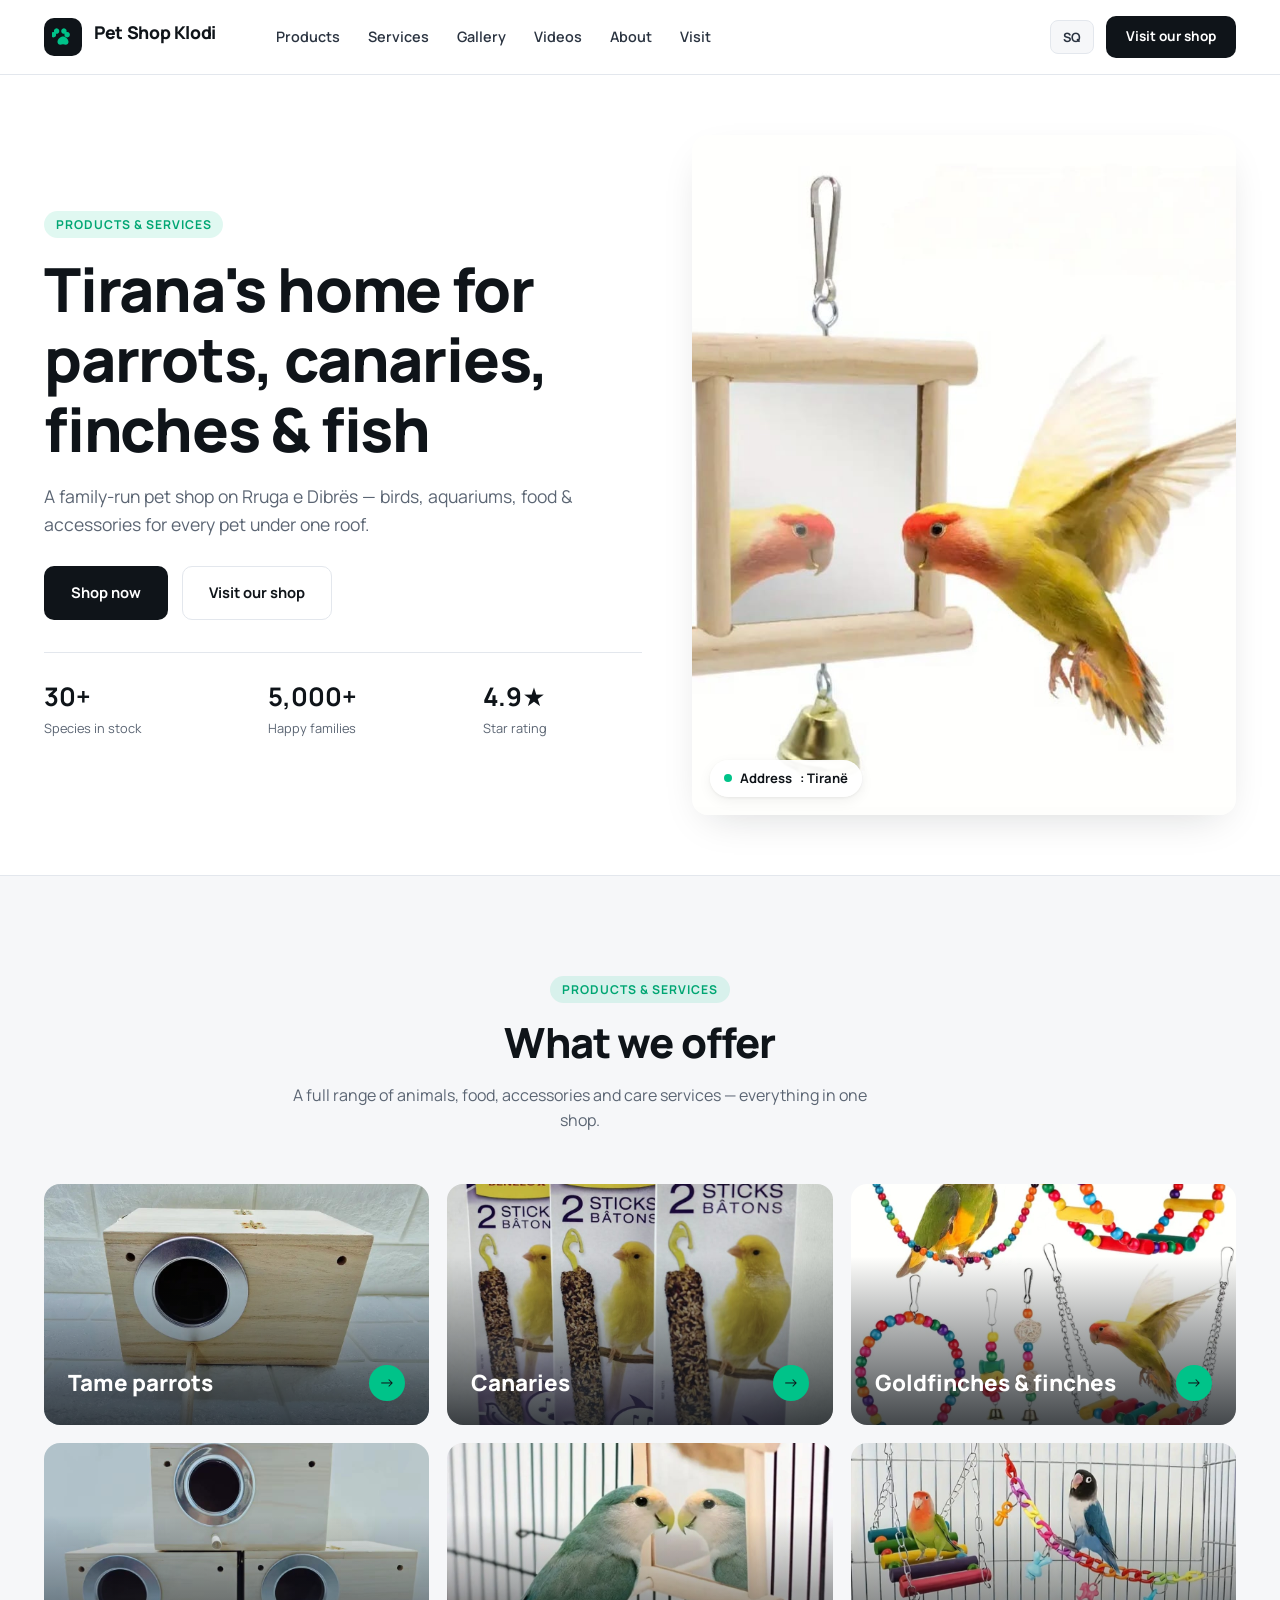
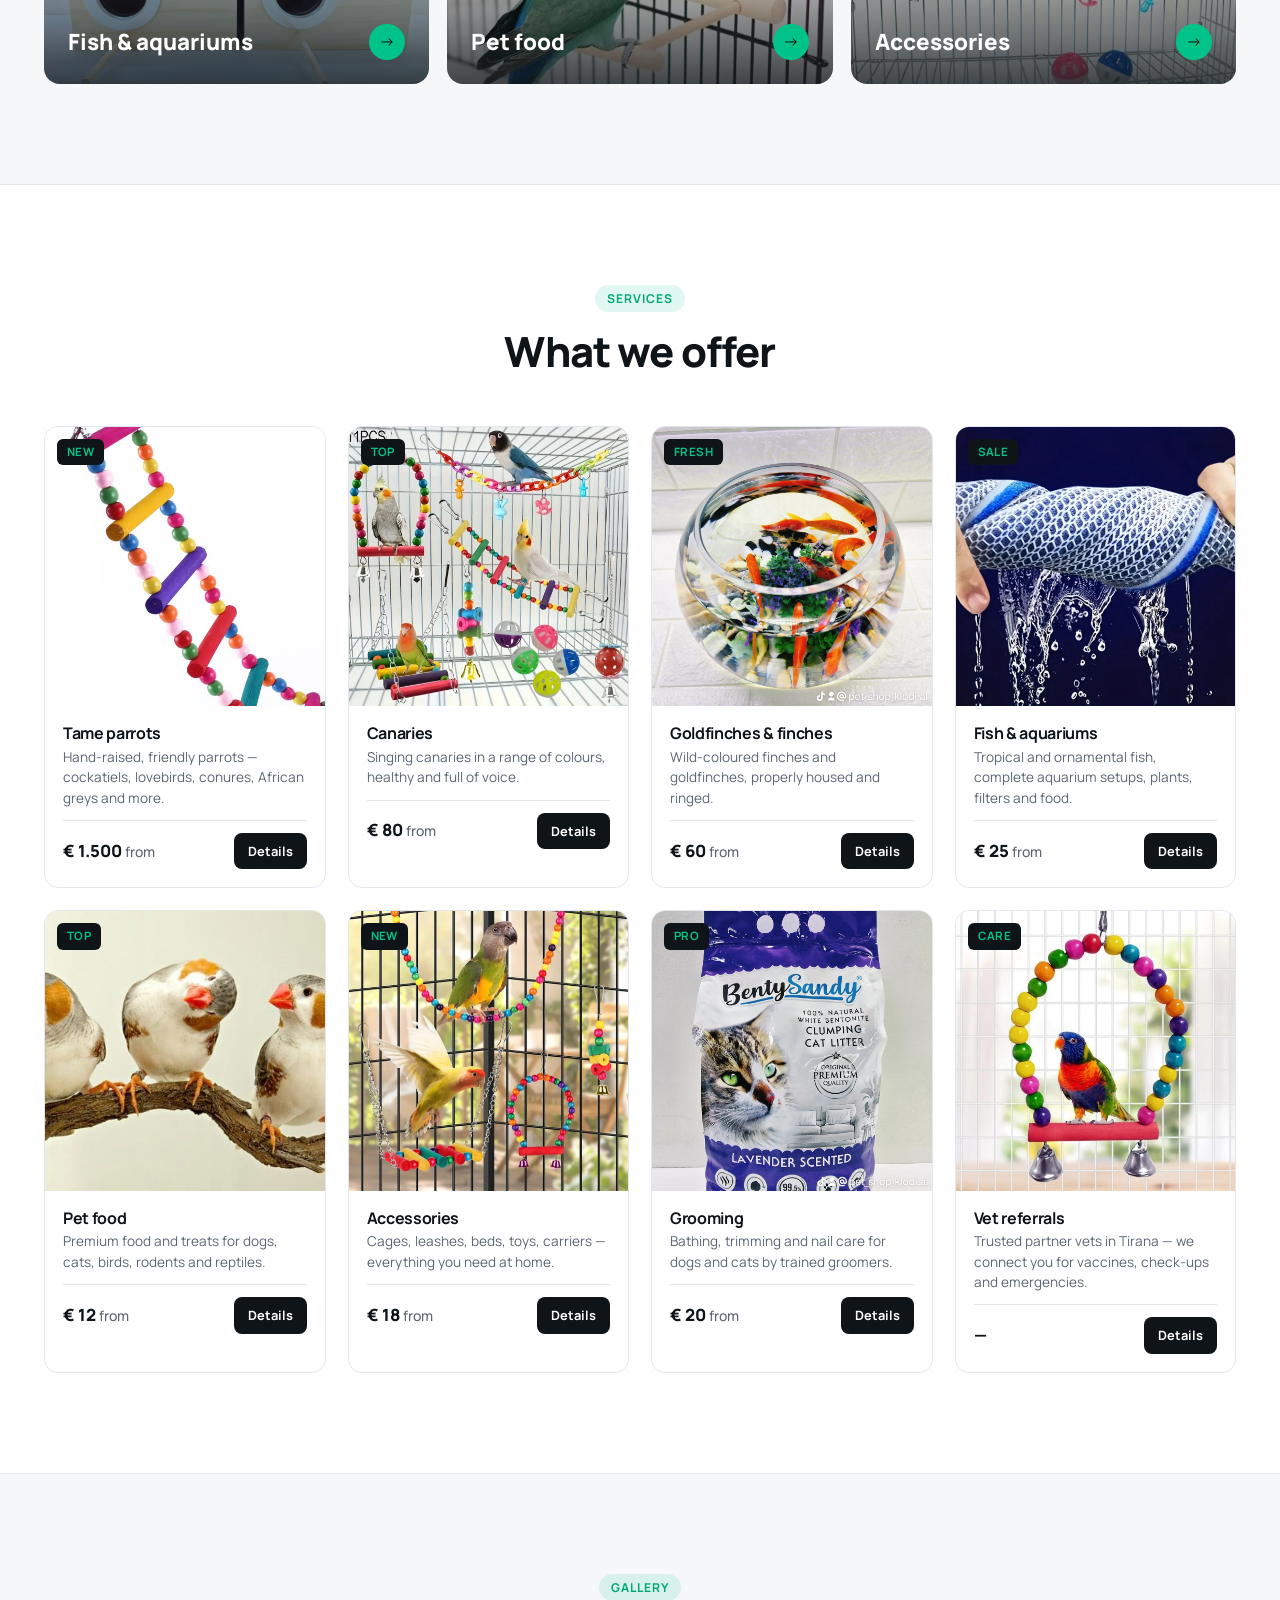
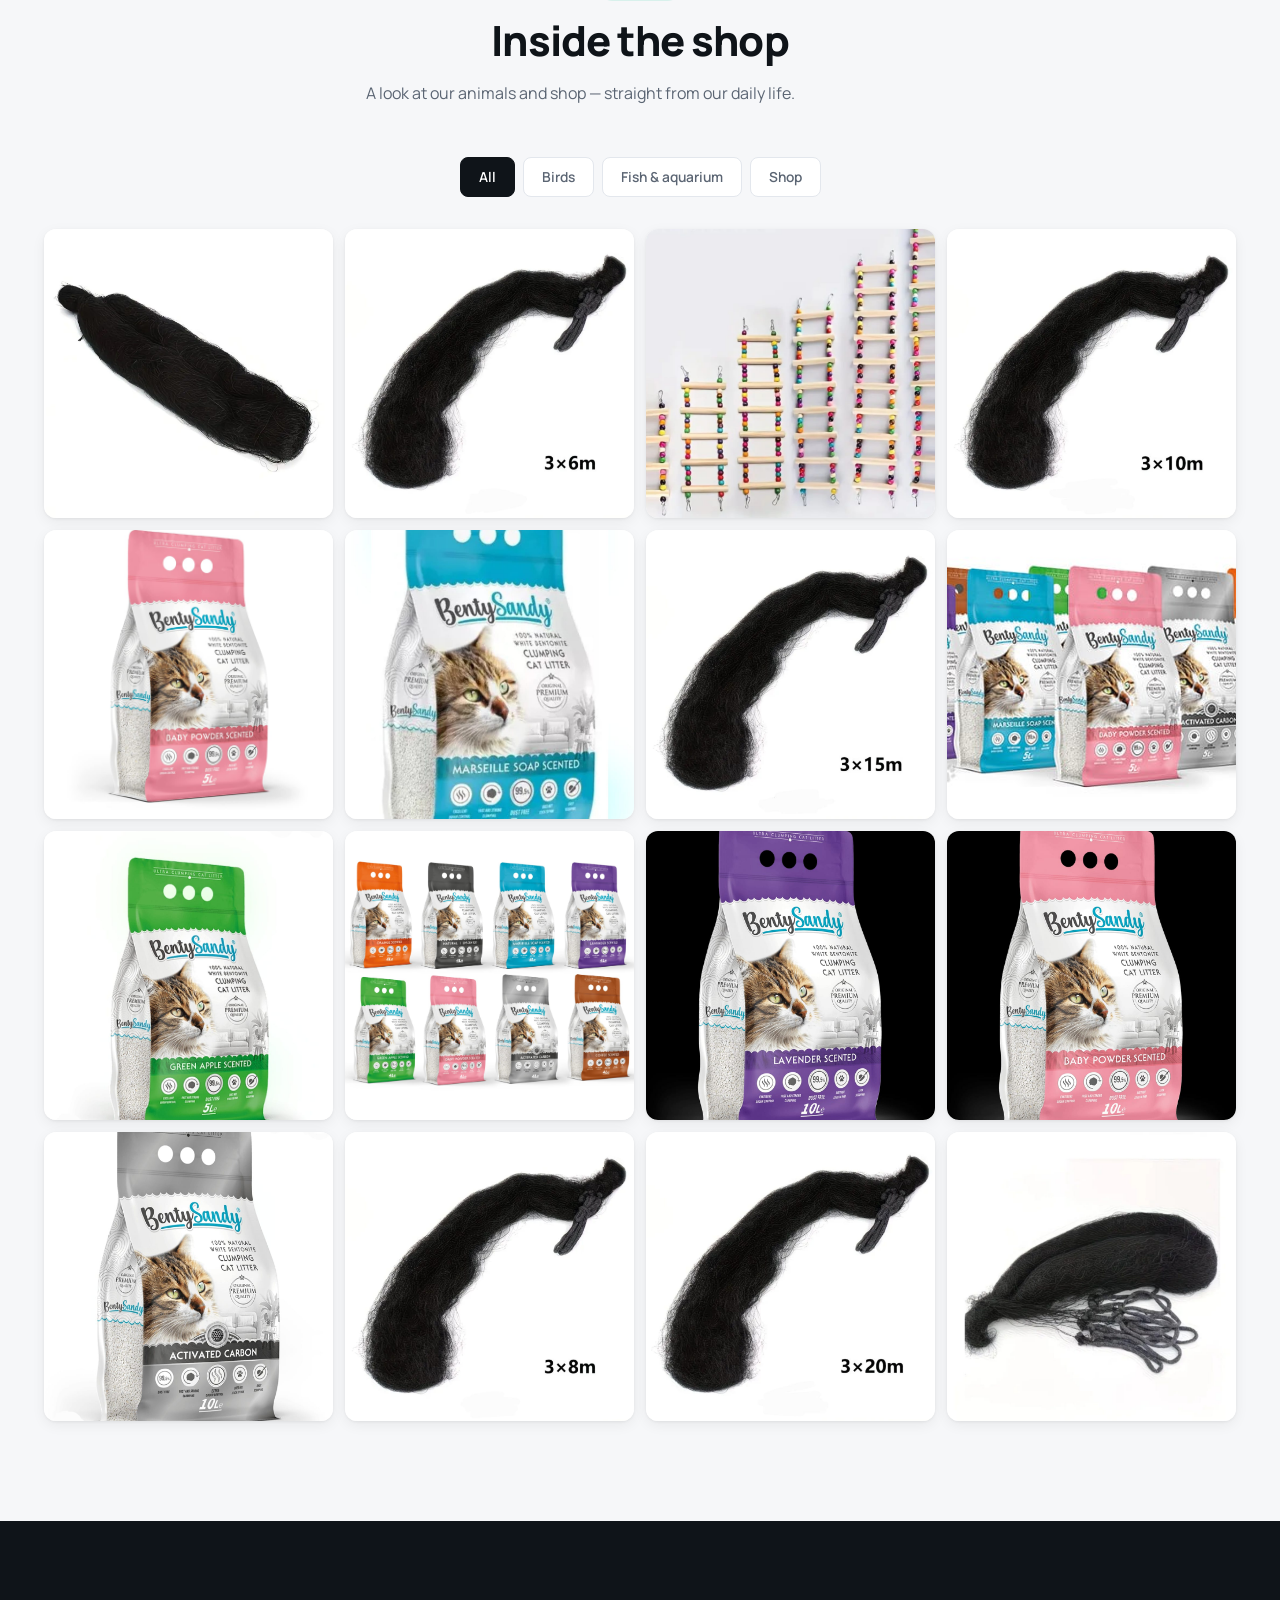
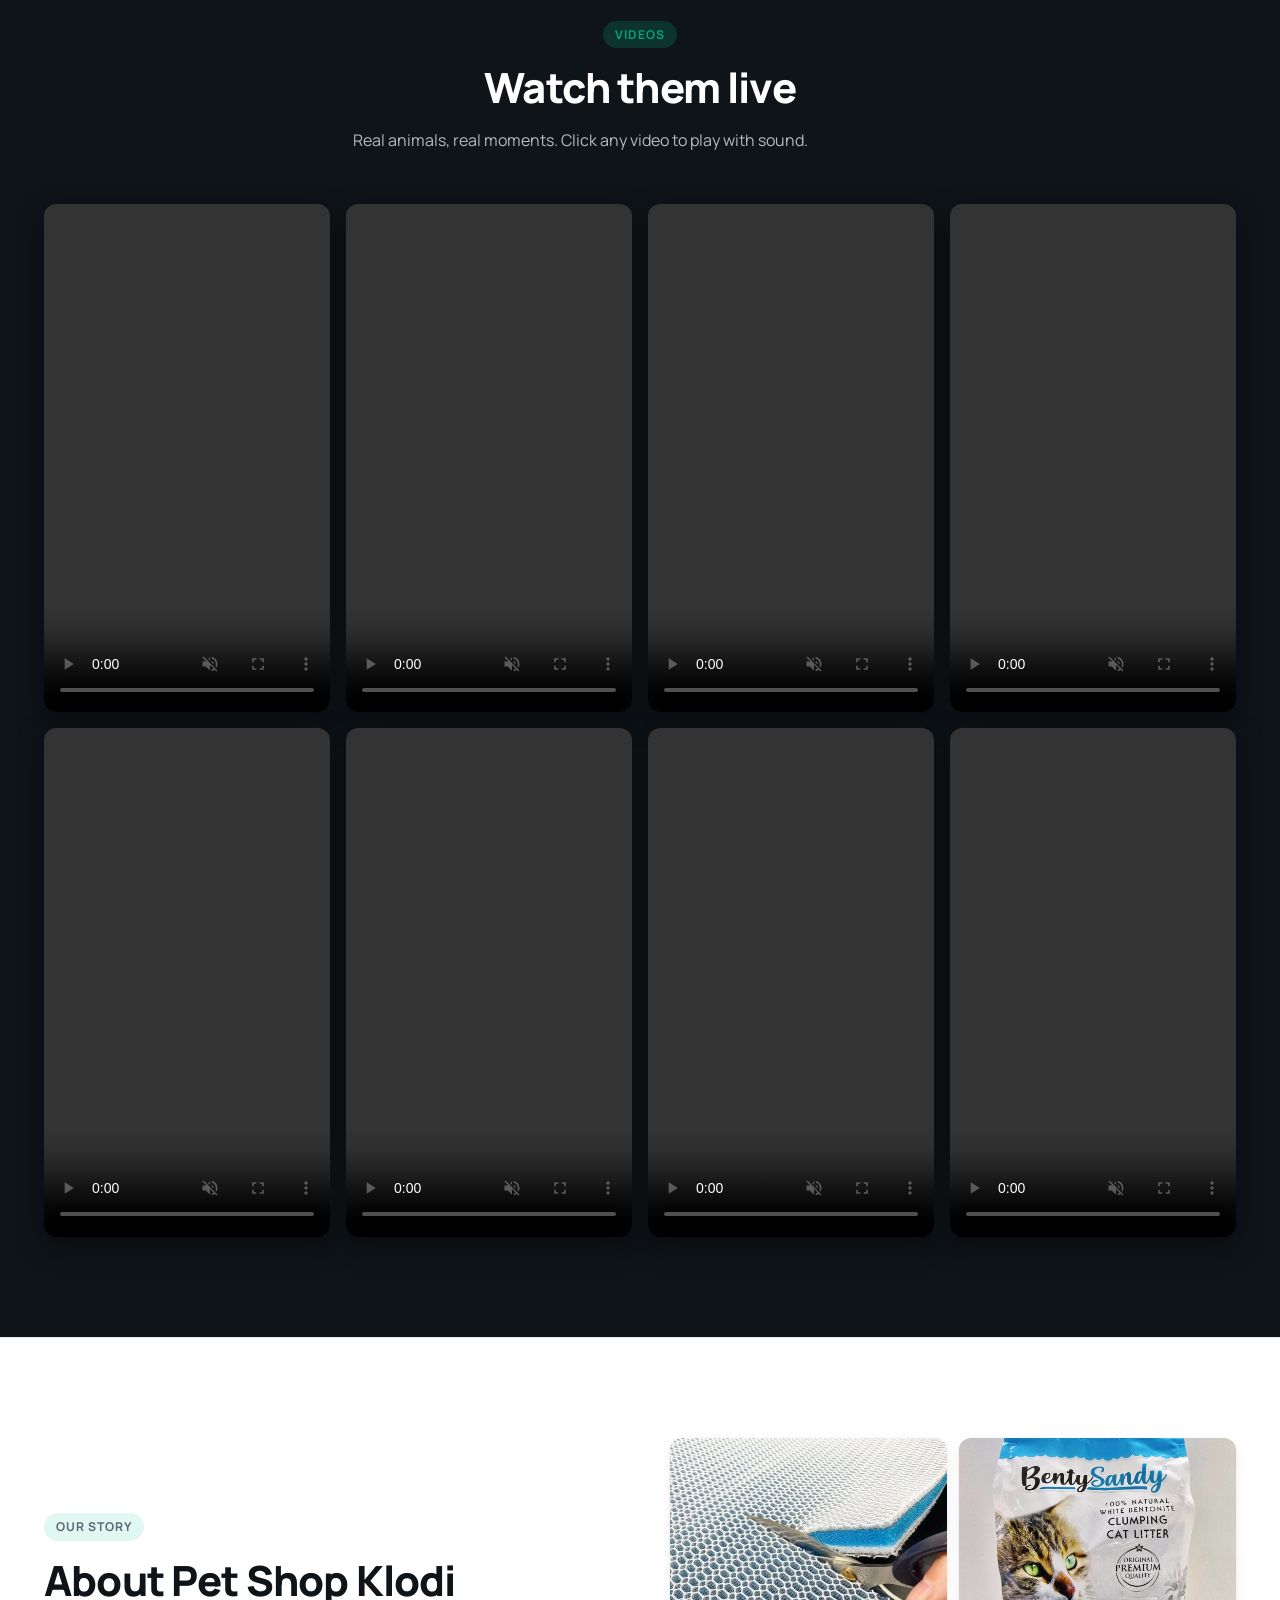
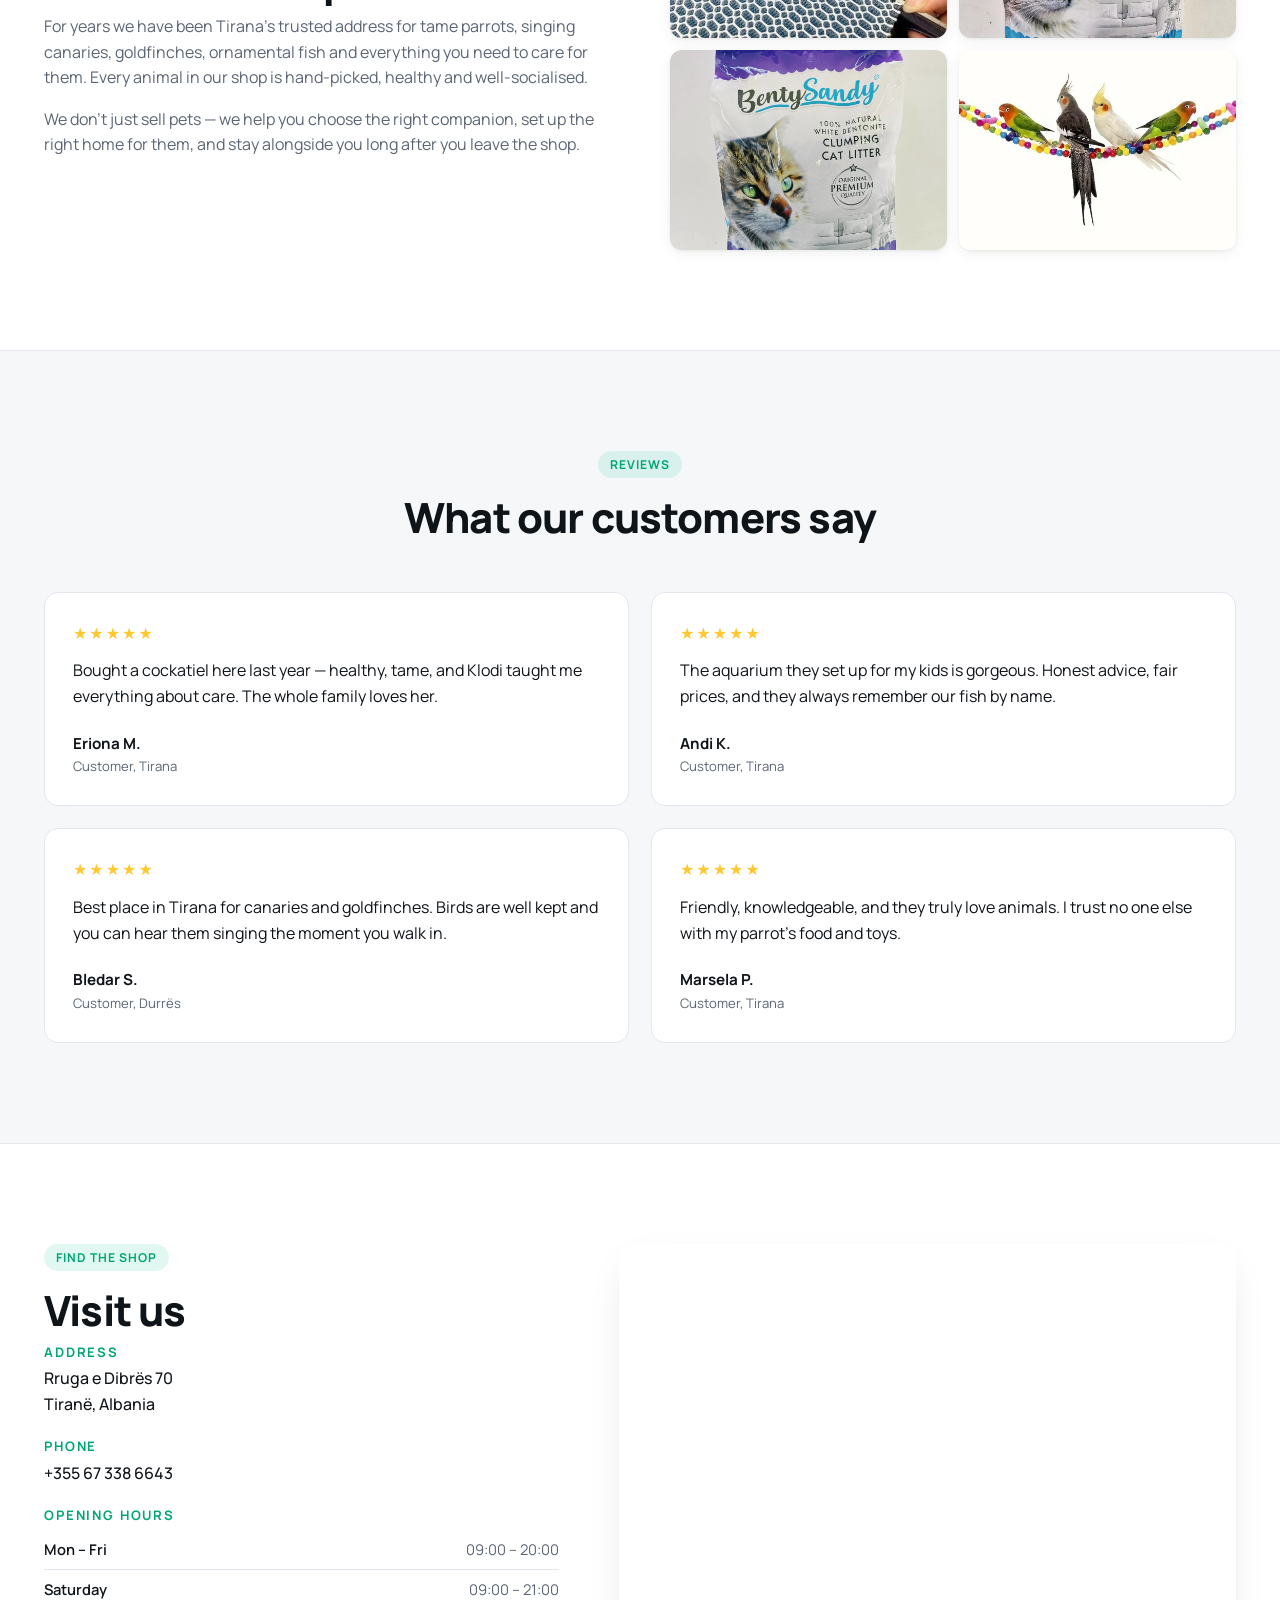
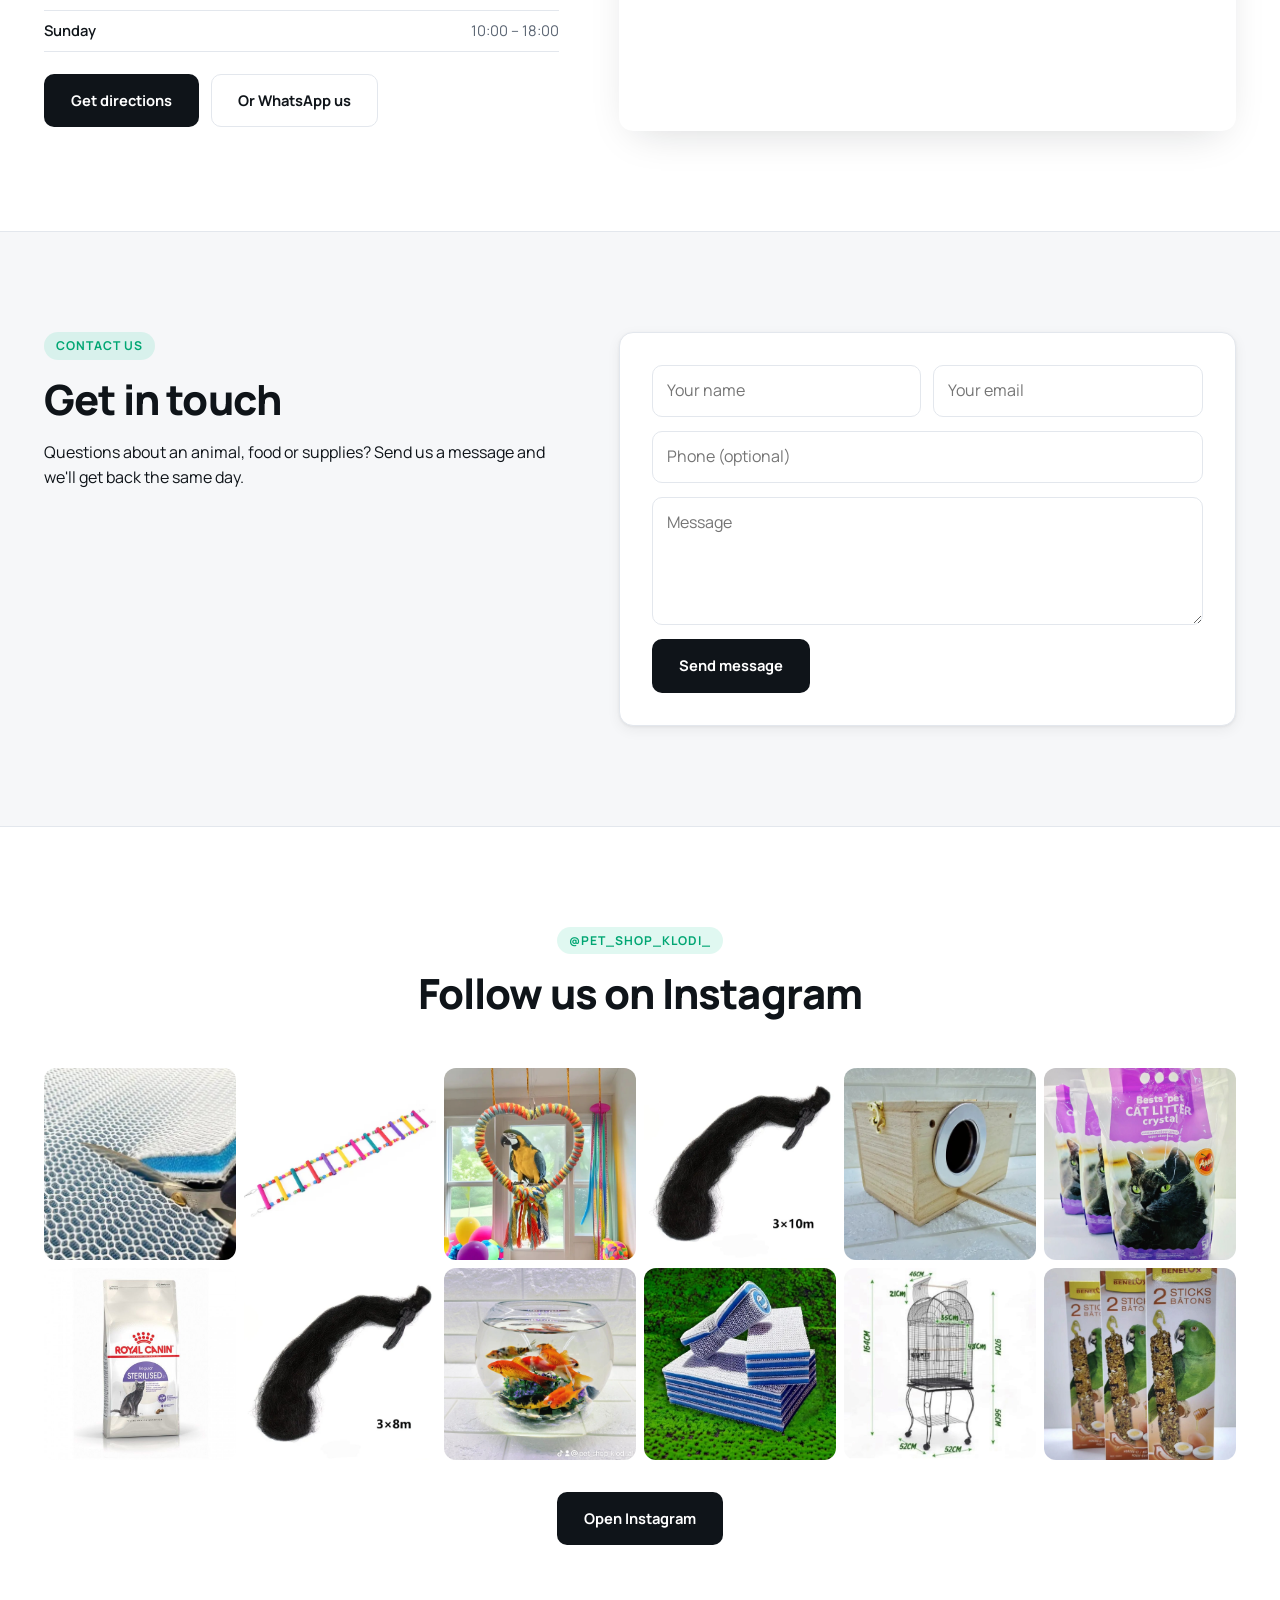
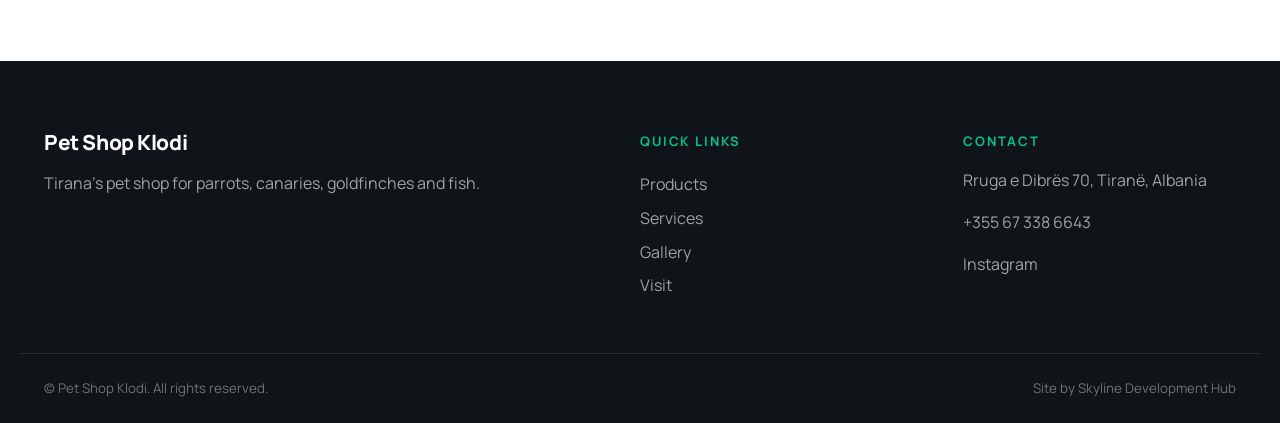
<file: demo4-ecommerce/index.html>
<!DOCTYPE html>
<html lang="en">
<head>
<meta charset="UTF-8">
<meta name="viewport" content="width=device-width, initial-scale=1.0">
<title>Pet Shop Klodi — pet store in Tirana</title>
<meta name="description" content="Pet store in Tirana — birds, fish, food, accessories. Shop by category at Pet Shop Klodi.">
<link rel="preconnect" href="https://fonts.googleapis.com">
<link rel="preconnect" href="https://fonts.gstatic.com" crossorigin>
<link href="https://fonts.googleapis.com/css2?family=Manrope:wght@400;500;600;700;800&display=swap" rel="stylesheet">
<link rel="stylesheet" href="/shared/common.css">
<link rel="stylesheet" href="/demo4-ecommerce/style.css">
</head>
<body>

<header class="site-header">
  <div class="wrap nav-wrap">
    <a href="#top" class="brand">
      <span class="brand-mark">
        <svg viewBox="0 0 24 24" width="22" height="22" fill="currentColor"><path d="M4.5 9.5a3 3 0 1 1 0-.001Zm15 0a3 3 0 1 1 0-.001ZM8 5.5a3 3 0 1 1 0-.001Zm8 0a3 3 0 1 1 0-.001Zm-4 6c2.8 0 6 3 6 6 0 1.7-1.3 3-3 3-1 0-2-.5-3-.5s-2 .5-3 .5c-1.7 0-3-1.3-3-3 0-3 3.2-6 6-6Z"/></svg>
      </span>
      <span class="brand-name">Pet Shop Klodi</span>
    </a>
    <nav class="nav-links" data-mobile-nav>
      <a href="#categories" data-i18n="nav.products"></a>
      <a href="#products" data-i18n="nav.services"></a>
      <a href="#gallery" data-i18n="nav.gallery"></a>
      <a href="#videos" data-i18n="nav.videos"></a>
      <a href="#about" data-i18n="nav.about"></a>
      <a href="#visit" data-i18n="nav.visit"></a>
    </nav>
    <div class="nav-actions">
      <button class="lang-btn" data-lang-toggle data-i18n="lang.toggle">SQ</button>
      <a class="cta-mini" href="#visit" data-i18n="hero.cta.visit"></a>
      <button class="burger" data-burger aria-label="Menu"><span></span><span></span><span></span></button>
    </div>
  </div>
</header>

<main id="top">

<!-- HERO -->
<section class="hero">
  <div class="wrap hero-grid">
    <div class="hero-text">
      <p class="kicker" data-i18n="products.kicker"></p>
      <h1 data-i18n="hero.tagline"></h1>
      <p class="hero-sub" data-i18n="hero.subtitle"></p>
      <div class="hero-buttons">
        <a href="#categories" class="btn btn-primary" data-i18n="hero.cta.shop"></a>
        <a href="#visit" class="btn btn-ghost" data-i18n="hero.cta.visit"></a>
      </div>
      <div class="hero-trust">
        <div><strong data-i18n="about.stat2.value"></strong><span data-i18n="about.stat2.label"></span></div>
        <div><strong data-i18n="about.stat3.value"></strong><span data-i18n="about.stat3.label"></span></div>
        <div><strong data-i18n="about.stat4.value"></strong><span data-i18n="about.stat4.label"></span></div>
      </div>
    </div>
    <div class="hero-visual">
      <div class="hero-slides" data-hero></div>
      <div class="hero-tag"><span class="dot"></span><span data-i18n="visit.address"></span>: Tiranë</div>
    </div>
  </div>
</section>

<!-- CATEGORY TILES -->
<section id="categories" class="section categories">
  <div class="wrap">
    <header class="section-head" data-reveal>
      <p class="kicker" data-i18n="products.kicker"></p>
      <h2 data-i18n="products.title"></h2>
      <p class="lead" data-i18n="products.intro"></p>
    </header>
    <div class="cat-grid">
      <a href="#products" class="cat-tile cat-1" data-reveal>
        <span class="cat-label" data-i18n="cat.parrots.title"></span>
        <span class="cat-arrow">→</span>
      </a>
      <a href="#products" class="cat-tile cat-2" data-reveal>
        <span class="cat-label" data-i18n="cat.canaries.title"></span>
        <span class="cat-arrow">→</span>
      </a>
      <a href="#products" class="cat-tile cat-3" data-reveal>
        <span class="cat-label" data-i18n="cat.finches.title"></span>
        <span class="cat-arrow">→</span>
      </a>
      <a href="#products" class="cat-tile cat-4" data-reveal>
        <span class="cat-label" data-i18n="cat.fish.title"></span>
        <span class="cat-arrow">→</span>
      </a>
      <a href="#products" class="cat-tile cat-5" data-reveal>
        <span class="cat-label" data-i18n="cat.food.title"></span>
        <span class="cat-arrow">→</span>
      </a>
      <a href="#products" class="cat-tile cat-6" data-reveal>
        <span class="cat-label" data-i18n="cat.accessories.title"></span>
        <span class="cat-arrow">→</span>
      </a>
    </div>
  </div>
</section>

<!-- PRODUCT CARDS -->
<section id="products" class="section products">
  <div class="wrap">
    <header class="section-head" data-reveal>
      <p class="kicker" data-i18n="nav.services"></p>
      <h2 data-i18n="products.title"></h2>
    </header>
    <div class="prod-grid" data-products></div>
  </div>
</section>

<!-- GALLERY -->
<section id="gallery" class="section gallery">
  <div class="wrap">
    <header class="section-head" data-reveal>
      <p class="kicker" data-i18n="gallery.kicker"></p>
      <h2 data-i18n="gallery.title"></h2>
      <p class="lead" data-i18n="gallery.intro"></p>
    </header>
    <div class="gallery-filter" data-reveal>
      <button class="is-active" data-filter="all" data-i18n="gallery.filter.all"></button>
      <button data-filter="birds" data-i18n="gallery.filter.birds"></button>
      <button data-filter="fish" data-i18n="gallery.filter.fish"></button>
      <button data-filter="shop" data-i18n="gallery.filter.shop"></button>
    </div>
    <div class="gallery-grid" data-gallery></div>
  </div>
</section>

<!-- VIDEOS -->
<section id="videos" class="section videos">
  <div class="wrap">
    <header class="section-head light" data-reveal>
      <p class="kicker" data-i18n="videos.kicker"></p>
      <h2 data-i18n="videos.title"></h2>
      <p class="lead" data-i18n="videos.intro"></p>
    </header>
    <div class="videos-grid" data-videos></div>
  </div>
</section>

<!-- ABOUT -->
<section id="about" class="section about">
  <div class="wrap about-grid">
    <div data-reveal>
      <p class="kicker" data-i18n="about.kicker"></p>
      <h2 data-i18n="about.title"></h2>
      <p data-i18n="about.body1"></p>
      <p data-i18n="about.body2"></p>
    </div>
    <div class="about-grid-images" data-reveal>
      <img src="/shared/images/IMG-20260505-WA0098.jpg" alt="">
      <img src="/shared/images/IMG-20260505-WA0142.jpg" alt="">
      <img src="/shared/images/IMG-20260505-WA0161.jpg" alt="">
      <img src="/shared/images/IMG-20260505-WA0103.jpg" alt="">
    </div>
  </div>
</section>

<!-- REVIEWS -->
<section id="reviews" class="section reviews">
  <div class="wrap">
    <header class="section-head" data-reveal>
      <p class="kicker" data-i18n="reviews.kicker"></p>
      <h2 data-i18n="reviews.title"></h2>
    </header>
    <div class="reviews-grid">
      <blockquote class="quote" data-reveal>
        <div class="stars">★★★★★</div>
        <p data-i18n="reviews.r1.text"></p>
        <cite><b data-i18n="reviews.r1.name"></b><span data-i18n="reviews.r1.role"></span></cite>
      </blockquote>
      <blockquote class="quote" data-reveal>
        <div class="stars">★★★★★</div>
        <p data-i18n="reviews.r2.text"></p>
        <cite><b data-i18n="reviews.r2.name"></b><span data-i18n="reviews.r2.role"></span></cite>
      </blockquote>
      <blockquote class="quote" data-reveal>
        <div class="stars">★★★★★</div>
        <p data-i18n="reviews.r3.text"></p>
        <cite><b data-i18n="reviews.r3.name"></b><span data-i18n="reviews.r3.role"></span></cite>
      </blockquote>
      <blockquote class="quote" data-reveal>
        <div class="stars">★★★★★</div>
        <p data-i18n="reviews.r4.text"></p>
        <cite><b data-i18n="reviews.r4.name"></b><span data-i18n="reviews.r4.role"></span></cite>
      </blockquote>
    </div>
  </div>
</section>

<!-- VISIT -->
<section id="visit" class="section visit">
  <div class="wrap visit-grid">
    <div class="visit-info" data-reveal>
      <p class="kicker" data-i18n="visit.kicker"></p>
      <h2 data-i18n="visit.title"></h2>
      <div class="visit-block"><h3 data-i18n="visit.address"></h3><p><span data-shop="address-line1"></span><br><span data-shop="address-line2"></span></p></div>
      <div class="visit-block"><h3 data-i18n="visit.phone"></h3><p><a data-shop="phone-link" href="#"><span data-shop="phone"></span></a></p></div>
      <div class="visit-block"><h3 data-i18n="visit.hours"></h3><ul class="hours" data-hours></ul></div>
      <div class="visit-actions">
        <a class="btn btn-primary" data-shop="directions-link" target="_blank" rel="noopener" href="#" data-i18n="visit.directions"></a>
        <a class="btn btn-ghost" data-shop="whatsapp-link" target="_blank" rel="noopener" href="#" data-i18n="contact.whatsapp"></a>
      </div>
    </div>
    <div class="visit-map" data-reveal>
      <iframe data-shop="map-iframe" src="" loading="lazy" referrerpolicy="no-referrer-when-downgrade"></iframe>
    </div>
  </div>
</section>

<!-- CONTACT -->
<section id="contact" class="section contact">
  <div class="wrap contact-grid">
    <div data-reveal>
      <p class="kicker" data-i18n="contact.kicker"></p>
      <h2 data-i18n="contact.title"></h2>
      <p data-i18n="contact.intro"></p>
    </div>
    <form class="contact-form" data-contact-form data-reveal novalidate>
      <div class="form-row cols-2">
        <input required name="name" data-i18n-attr="placeholder:contact.name" placeholder="Your name">
        <input required type="email" name="email" data-i18n-attr="placeholder:contact.email" placeholder="Your email">
      </div>
      <input name="phone" data-i18n-attr="placeholder:contact.phone" placeholder="Phone (optional)">
      <textarea required name="message" rows="4" data-i18n-attr="placeholder:contact.message" placeholder="Message"></textarea>
      <button class="btn btn-primary" type="submit" data-i18n="contact.send"></button>
      <p class="form-status" data-contact-status hidden></p>
    </form>
  </div>
</section>

<!-- INSTAGRAM -->
<section id="instagram" class="section instagram">
  <div class="wrap">
    <header class="section-head" data-reveal>
      <p class="kicker" data-shop="instagram-handle"></p>
      <h2 data-i18n="ig.title"></h2>
    </header>
    <div class="ig-grid" data-instagram></div>
    <p class="ig-cta" data-reveal><a class="btn btn-primary" data-shop="instagram-link" target="_blank" rel="noopener" href="#" data-i18n="ig.cta"></a></p>
  </div>
</section>

</main>

<footer class="site-footer">
  <div class="wrap footer-grid">
    <div>
      <p class="brand-name">Pet Shop Klodi</p>
      <p data-i18n="footer.tagline"></p>
    </div>
    <div>
      <h4 data-i18n="footer.quick"></h4>
      <ul>
        <li><a href="#categories" data-i18n="nav.products"></a></li>
        <li><a href="#products" data-i18n="nav.services"></a></li>
        <li><a href="#gallery" data-i18n="nav.gallery"></a></li>
        <li><a href="#visit" data-i18n="nav.visit"></a></li>
      </ul>
    </div>
    <div>
      <h4 data-i18n="footer.contactH"></h4>
      <p><span data-shop="address"></span></p>
      <p><a data-shop="phone-link" href="#"><span data-shop="phone"></span></a></p>
      <p><a data-shop="instagram-link" target="_blank" rel="noopener">Instagram</a></p>
    </div>
  </div>
  <div class="wrap footer-bottom">
    <small data-i18n="footer.copyright"></small>
    <small data-i18n="footer.builtby"></small>
  </div>
</footer>

<script src="/shared/shop-data.js"></script>
<script src="/shared/translations.js"></script>
<script src="/shared/media.js"></script>
<script src="/shared/core.js"></script>
<script src="/demo4-ecommerce/script.js"></script>
</body>
</html>
</file>
<file: demo1-boutique/style.css>
/* Demo 1 — Modern Boutique
   Premium, minimalist, photography-led. Cream/sage/terracotta palette,
   serif headings + clean sans-serif body. */

:root {
  --cream:        #f7f3ec;
  --cream-deep:   #efe7d7;
  --ink:          #1c1c1a;
  --ink-soft:     #4a4a47;
  --line:         #dcd5c4;
  --sage:         #748b6a;
  --sage-deep:    #5a6f54;
  --terracotta:   #b25c3a;
  --terracotta-d: #944a2e;
  --shadow-sm:    0 2px 10px rgba(28,28,26,.06);
  --shadow-md:    0 18px 50px -20px rgba(28,28,26,.25);
}

body {
  font-family: 'Inter', system-ui, sans-serif;
  color: var(--ink);
  background: var(--cream);
  line-height: 1.6;
}

h1, h2, h3, .brand-name, blockquote cite b {
  font-family: 'Cormorant Garamond', serif;
  font-weight: 600;
  color: var(--ink);
  letter-spacing: -0.01em;
  line-height: 1.15;
}

h1 { font-size: clamp(2.6rem, 5vw, 4.4rem); }
h2 { font-size: clamp(2rem, 3.6vw, 3rem); margin: 0 0 .5rem; }
h3 { font-size: 1.4rem; margin: 0 0 .4rem; }

.kicker {
  text-transform: uppercase; letter-spacing: 0.18em;
  font-size: .78rem; color: var(--sage-deep); font-weight: 500;
  margin: 0 0 .8rem;
}

.lead { color: var(--ink-soft); max-width: 56ch; }

.wrap { max-width: 1200px; margin: 0 auto; padding: 0 24px; }

.section { padding: clamp(64px, 9vw, 120px) 0; }
.section-head { text-align: center; max-width: 700px; margin: 0 auto 60px; }
.section-head .lead { margin: 1rem auto 0; }

/* ======= HEADER ======= */
.site-header {
  position: sticky; top: 0; z-index: 50;
  background: rgba(247, 243, 236, .92);
  backdrop-filter: blur(10px);
  border-bottom: 1px solid var(--line);
}
.nav-wrap {
  display: flex; align-items: center; gap: 24px;
  padding-top: 18px; padding-bottom: 18px;
}
.brand { display: flex; align-items: center; gap: 12px; }
.brand-mark {
  width: 38px; height: 38px; display: grid; place-items: center;
  background: var(--ink); color: var(--cream);
  border-radius: 50%; font: 600 13px/1 'Inter';
}
.brand-name { font-size: 1.4rem; }
.nav-links { display: flex; gap: 28px; margin-left: 36px; }
.nav-links a {
  font-size: .92rem; color: var(--ink-soft); transition: color .2s;
  position: relative;
}
.nav-links a::after {
  content: ''; position: absolute; left: 0; right: 0; bottom: -6px;
  height: 1px; background: var(--terracotta); transform: scaleX(0); transform-origin: left;
  transition: transform .3s ease;
}
.nav-links a:hover { color: var(--ink); }
.nav-links a:hover::after { transform: scaleX(1); }
.nav-actions { margin-left: auto; display: flex; align-items: center; gap: 14px; }
.lang-btn {
  padding: 6px 12px; border: 1px solid var(--line); border-radius: 999px;
  font-size: .8rem; font-weight: 500; color: var(--ink-soft);
  transition: all .2s;
}
.lang-btn:hover { background: var(--ink); color: var(--cream); border-color: var(--ink); }
.cta-mini {
  padding: 10px 20px; background: var(--ink); color: var(--cream);
  border-radius: 999px; font-size: .85rem; font-weight: 500;
  transition: background .2s;
}
.cta-mini:hover { background: var(--terracotta); }
.burger { display: none; flex-direction: column; gap: 4px; padding: 8px; }
.burger span { width: 22px; height: 2px; background: var(--ink); }

@media (max-width: 880px) {
  .nav-links {
    position: fixed; inset: 64px 0 auto; flex-direction: column; gap: 0;
    background: var(--cream); padding: 24px; border-bottom: 1px solid var(--line);
    transform: translateY(-110%); transition: transform .3s ease;
    margin: 0;
  }
  .nav-links.is-open { transform: translateY(0); }
  .nav-links a { padding: 14px 0; border-bottom: 1px solid var(--line); }
  .burger { display: flex; }
}

/* ======= HERO ======= */
.hero {
  position: relative; height: clamp(520px, 80vh, 760px);
  overflow: hidden; isolation: isolate;
}
.hero-slides { position: absolute; inset: 0; }
.hero-overlay {
  position: absolute; inset: 0;
  background: linear-gradient(180deg, rgba(28,28,26,.25) 0%, rgba(28,28,26,.55) 60%, rgba(28,28,26,.7) 100%);
}
.hero-content {
  position: relative; z-index: 2; height: 100%;
  display: flex; flex-direction: column; justify-content: flex-end;
  padding-bottom: 80px; color: var(--cream);
}
.hero-content .kicker { color: var(--cream-deep); }
.hero-title { color: var(--cream); max-width: 18ch; margin: 0; }
.hero-sub { color: var(--cream-deep); max-width: 50ch; margin: 18px 0 28px; font-size: 1.1rem; }
.hero-buttons { display: flex; gap: 14px; flex-wrap: wrap; }

.btn {
  display: inline-block; padding: 14px 28px; border-radius: 999px;
  font-weight: 500; font-size: .95rem; transition: all .25s ease;
  cursor: pointer; border: 1px solid transparent;
}
.btn-primary { background: var(--terracotta); color: var(--cream); }
.btn-primary:hover { background: var(--terracotta-d); transform: translateY(-1px); box-shadow: var(--shadow-md); }
.btn-ghost { background: transparent; color: var(--cream); border-color: rgba(255,255,255,.4); }
.btn-ghost:hover { background: var(--cream); color: var(--ink); }
.about .btn-ghost, .contact .btn-ghost {
  color: var(--ink); border-color: var(--ink);
}
.about .btn-ghost:hover, .contact .btn-ghost:hover { background: var(--ink); color: var(--cream); }

/* ======= ABOUT ======= */
.about-grid {
  display: grid; grid-template-columns: 1fr 1fr; gap: 80px; align-items: center;
}
@media (max-width: 880px) { .about-grid { grid-template-columns: 1fr; gap: 50px; } }
.about-text p { color: var(--ink-soft); margin: 0 0 1rem; }
.about-stack {
  display: grid; grid-template-columns: 1fr 1fr; grid-template-rows: 200px 200px;
  gap: 16px;
}
.about-stack img {
  width: 100%; height: 100%; object-fit: cover; border-radius: 4px;
  box-shadow: var(--shadow-md);
}
.about-stack img:nth-child(1) { grid-row: span 2; height: 416px; }
.stats {
  list-style: none; padding: 0; margin: 32px 0 0;
  display: grid; grid-template-columns: repeat(4, 1fr); gap: 24px;
  border-top: 1px solid var(--line); padding-top: 28px;
}
@media (max-width: 600px) { .stats { grid-template-columns: repeat(2, 1fr); } }
.stats li { display: flex; flex-direction: column; }
.stats strong { font-family: 'Cormorant Garamond'; font-size: 2rem; color: var(--terracotta); }
.stats span { font-size: .85rem; color: var(--ink-soft); }

/* ======= PRODUCTS ======= */
.products { background: var(--cream-deep); }
.cards {
  display: grid; grid-template-columns: repeat(3, 1fr); gap: 24px;
}
@media (max-width: 880px) { .cards { grid-template-columns: repeat(2, 1fr); } }
@media (max-width: 560px) { .cards { grid-template-columns: 1fr; } }
.card {
  background: var(--cream); padding: 36px 28px; border-radius: 6px;
  border: 1px solid var(--line); transition: all .3s ease;
}
.card:hover {
  transform: translateY(-4px); box-shadow: var(--shadow-md); border-color: var(--terracotta);
}
.card h3 { color: var(--ink); }
.card p { color: var(--ink-soft); margin: 0; font-size: .95rem; }

/* ======= GALLERY ======= */
.gallery-filter {
  display: flex; gap: 10px; justify-content: center; flex-wrap: wrap; margin-bottom: 32px;
}
.gallery-filter button {
  padding: 8px 18px; border-radius: 999px; font-size: .88rem;
  border: 1px solid var(--line); color: var(--ink-soft); transition: all .2s;
}
.gallery-filter button:hover, .gallery-filter button.is-active {
  background: var(--ink); color: var(--cream); border-color: var(--ink);
}
.gallery-grid {
  display: grid; grid-template-columns: repeat(4, 1fr); gap: 12px;
}
@media (max-width: 880px) { .gallery-grid { grid-template-columns: repeat(3, 1fr); } }
@media (max-width: 540px) { .gallery-grid { grid-template-columns: repeat(2, 1fr); } }
.gal-item {
  margin: 0; aspect-ratio: 1; overflow: hidden; border-radius: 4px;
  cursor: zoom-in; background: var(--cream-deep);
}
.gal-item img {
  width: 100%; height: 100%; object-fit: cover; transition: transform .6s ease;
}
.gal-item:hover img { transform: scale(1.06); }
/* Make first tile larger */
.gal-item:nth-child(1) { grid-column: span 2; grid-row: span 2; }
@media (max-width: 540px) { .gal-item:nth-child(1) { grid-column: span 2; grid-row: auto; aspect-ratio: 1; } }

/* ======= VIDEOS ======= */
.videos { background: var(--cream-deep); }
.videos-grid {
  display: grid; grid-template-columns: repeat(4, 1fr); gap: 16px;
}
@media (max-width: 880px) { .videos-grid { grid-template-columns: repeat(2, 1fr); } }
@media (max-width: 480px) { .videos-grid { grid-template-columns: 1fr; } }
.vid-card {
  aspect-ratio: 9/16; overflow: hidden; border-radius: 6px;
  background: #000; box-shadow: var(--shadow-sm);
}
.vid-card video { width: 100%; height: 100%; object-fit: cover; }

/* ======= REVIEWS ======= */
.reviews-grid {
  display: grid; grid-template-columns: repeat(2, 1fr); gap: 28px;
}
@media (max-width: 720px) { .reviews-grid { grid-template-columns: 1fr; } }
.quote {
  background: var(--cream-deep); padding: 36px;
  border-radius: 4px; border-left: 3px solid var(--terracotta);
  margin: 0; position: relative;
}
.quote::before {
  content: '\201C'; position: absolute; top: -10px; left: 22px;
  font-family: 'Cormorant Garamond'; font-size: 5rem; color: var(--terracotta);
  line-height: 1;
}
.quote p {
  font-family: 'Cormorant Garamond'; font-size: 1.3rem; line-height: 1.5;
  color: var(--ink); margin: 0 0 1.4rem; padding-top: 16px;
}
.quote cite { font-style: normal; display: flex; flex-direction: column; }
.quote cite b { font-size: 1.1rem; }
.quote cite span { color: var(--ink-soft); font-size: .85rem; }

/* ======= VISIT ======= */
.visit-grid {
  display: grid; grid-template-columns: 1fr 1fr; gap: 60px; align-items: stretch;
}
@media (max-width: 880px) { .visit-grid { grid-template-columns: 1fr; } }
.visit-block { margin-bottom: 28px; }
.visit-block h3 { font-family: 'Inter'; font-size: .9rem; text-transform: uppercase;
  letter-spacing: .15em; color: var(--sage-deep); font-weight: 500; margin: 0 0 .4rem; }
.visit-block p { margin: 0; color: var(--ink-soft); }
.hours { list-style: none; padding: 0; margin: 0; }
.hours li {
  display: flex; justify-content: space-between; padding: 8px 0;
  border-bottom: 1px solid var(--line);
}
.hours .hday { color: var(--ink); font-weight: 500; }
.hours .htime { color: var(--ink-soft); }
.visit-map iframe {
  width: 100%; height: 100%; min-height: 380px; border: 0;
  border-radius: 6px; box-shadow: var(--shadow-md); filter: grayscale(.2);
}

/* ======= CONTACT ======= */
.contact { background: var(--cream-deep); }
.contact-grid {
  display: grid; grid-template-columns: 1fr 1.2fr; gap: 60px; align-items: start;
}
@media (max-width: 880px) { .contact-grid { grid-template-columns: 1fr; } }
.contact-form {
  background: var(--cream); padding: 36px; border-radius: 6px;
  display: grid; gap: 14px; box-shadow: var(--shadow-sm);
}
.contact-form input, .contact-form textarea {
  padding: 14px 16px; border: 1px solid var(--line); border-radius: 4px;
  font: inherit; background: var(--cream); transition: border-color .2s;
}
.contact-form input:focus, .contact-form textarea:focus {
  outline: 0; border-color: var(--terracotta);
}
.form-status {
  margin: 0; padding: 14px; background: var(--sage); color: var(--cream);
  border-radius: 4px; text-align: center;
}

/* ======= INSTAGRAM ======= */
.ig-grid {
  display: grid; grid-template-columns: repeat(6, 1fr); gap: 8px;
}
@media (max-width: 880px) { .ig-grid { grid-template-columns: repeat(3, 1fr); } }
.ig-tile { aspect-ratio: 1; border-radius: 4px; }
.ig-cta { text-align: center; margin-top: 32px; }

/* ======= FOOTER ======= */
.site-footer {
  background: var(--ink); color: var(--cream-deep); padding: 70px 0 24px;
}
.site-footer .brand-name { color: var(--cream); font-size: 1.6rem; margin-bottom: .5rem; }
.footer-grid {
  display: grid; grid-template-columns: 2fr 1fr 1fr; gap: 50px; padding-bottom: 50px;
  border-bottom: 1px solid rgba(255,255,255,.1);
}
@media (max-width: 720px) { .footer-grid { grid-template-columns: 1fr; gap: 30px; } }
.site-footer h4 { color: var(--cream); font-family: 'Inter'; font-size: .9rem;
  text-transform: uppercase; letter-spacing: .15em; margin: 0 0 1rem; }
.site-footer ul { list-style: none; padding: 0; margin: 0; }
.site-footer ul li { padding: 4px 0; }
.site-footer a:hover { color: var(--cream); }
.footer-bottom {
  display: flex; justify-content: space-between; padding-top: 24px; flex-wrap: wrap; gap: 12px;
}
.footer-bottom small { color: rgba(255,255,255,.5); }
</file>
<file: demo2-playful/style.css>
/* Demo 2 — Playful & Family
   Bright, warm, approachable. Coral / teal / sunflower / purple palette.
   Rounded everything, animated blobs, friendly emojis. */

:root {
  --coral:  #ff6b6b;
  --coral-d:#e85555;
  --teal:   #4ecdc4;
  --teal-d: #38b2aa;
  --yellow: #ffd166;
  --orange: #ff9f43;
  --purple: #a78bfa;
  --pink:   #ff8fab;
  --mint:   #95e1c1;
  --sky:    #74c0fc;
  --lime:   #c5e063;
  --bg:     #fffaf3;
  --ink:    #2b2540;
  --ink-soft:#5b536b;
  --line:   #ece6db;
  --shadow: 0 16px 40px -16px rgba(43,37,64,.18);
}

body {
  font-family: 'Nunito', system-ui, sans-serif;
  background: var(--bg);
  color: var(--ink);
  line-height: 1.65;
  overflow-x: hidden;
}

h1, h2, h3, .brand-name {
  font-family: 'Fredoka', system-ui, sans-serif;
  font-weight: 600;
  line-height: 1.2;
  margin: 0 0 .6rem;
}
h1 { font-size: clamp(2.4rem, 5vw, 3.8rem); }
h2 { font-size: clamp(1.9rem, 3.4vw, 2.6rem); }
h3 { font-size: 1.35rem; }

.kicker {
  display: inline-flex; align-items: center; gap: 8px;
  background: #fff; padding: 6px 14px; border-radius: 999px;
  font-size: .82rem; font-weight: 700; color: var(--coral);
  border: 2px solid #fff; box-shadow: var(--shadow); margin: 0 0 1rem;
}

.lead { color: var(--ink-soft); max-width: 60ch; }

.wrap { max-width: 1200px; margin: 0 auto; padding: 0 24px; }

.section { padding: clamp(60px, 8vw, 110px) 0; position: relative; }
.section-head { text-align: center; max-width: 720px; margin: 0 auto 60px; }
.section-head .kicker { background: #fff; }

/* ======= HEADER ======= */
.site-header {
  position: sticky; top: 0; z-index: 50;
  background: rgba(255,250,243,.95);
  backdrop-filter: blur(10px);
  border-bottom: 1px solid var(--line);
}
.nav-wrap {
  display: flex; align-items: center; gap: 24px;
  padding-top: 16px; padding-bottom: 16px;
}
.brand { display: flex; align-items: center; gap: 10px; }
.brand-mark { font-size: 1.6rem; }
.brand-name { font-family: 'Fredoka'; font-size: 1.3rem; color: var(--ink); }
.nav-links { display: flex; gap: 24px; margin-left: 36px; }
.nav-links a {
  font-size: .95rem; font-weight: 600; color: var(--ink-soft); transition: color .2s;
}
.nav-links a:hover { color: var(--coral); }
.nav-actions { margin-left: auto; display: flex; align-items: center; gap: 12px; }
.lang-btn {
  padding: 8px 14px; background: #fff; border-radius: 999px;
  font-size: .82rem; font-weight: 700; color: var(--ink); transition: all .2s;
  border: 2px solid var(--line);
}
.lang-btn:hover { background: var(--coral); color: #fff; border-color: var(--coral); }
.cta-mini {
  padding: 10px 20px; background: var(--coral); color: #fff;
  border-radius: 999px; font-size: .9rem; font-weight: 700;
  box-shadow: 0 6px 20px -4px rgba(255,107,107,.5);
  transition: all .2s;
}
.cta-mini:hover { background: var(--coral-d); transform: translateY(-2px); }
.burger { display: none; flex-direction: column; gap: 4px; padding: 8px; }
.burger span { width: 22px; height: 2px; background: var(--ink); border-radius: 2px; }

@media (max-width: 880px) {
  .nav-links {
    position: fixed; inset: 64px 0 auto; flex-direction: column;
    background: var(--bg); padding: 24px; border-bottom: 1px solid var(--line); gap: 0;
    transform: translateY(-110%); transition: transform .3s ease; margin: 0;
  }
  .nav-links.is-open { transform: translateY(0); }
  .nav-links a { padding: 14px 0; border-bottom: 1px solid var(--line); }
  .burger { display: flex; }
}

/* ======= HERO ======= */
.hero { padding: 60px 0 120px; position: relative; isolation: isolate; }
.hero-blobs { position: absolute; inset: 0; overflow: hidden; z-index: -1; }
.blob {
  position: absolute; border-radius: 50%; filter: blur(60px); opacity: .55;
  animation: blob 18s ease-in-out infinite;
}
.b1 { width: 360px; height: 360px; background: var(--coral);  top: -80px; left: -100px; }
.b2 { width: 320px; height: 320px; background: var(--teal);   top: 40%; right: -80px; animation-delay: -6s; }
.b3 { width: 260px; height: 260px; background: var(--yellow); bottom: -60px; left: 30%; animation-delay: -12s; }
@keyframes blob {
  0%, 100% { transform: translate(0,0) scale(1); }
  33% { transform: translate(40px,-30px) scale(1.1); }
  66% { transform: translate(-30px,30px) scale(.95); }
}

.hero-grid {
  display: grid; grid-template-columns: 1fr 1fr; gap: 60px; align-items: center;
}
@media (max-width: 880px) { .hero-grid { grid-template-columns: 1fr; gap: 40px; } }
.hero-text h1 { color: var(--ink); }
.hero-text h1 span { color: var(--coral); }
.hero-sub { color: var(--ink-soft); font-size: 1.1rem; max-width: 50ch; margin: 18px 0 28px; }
.hero-buttons { display: flex; gap: 14px; flex-wrap: wrap; margin-bottom: 24px; }
.hero-pills {
  display: flex; gap: 10px; flex-wrap: wrap;
}
.hero-pills span {
  padding: 8px 16px; background: #fff; border-radius: 999px; font-size: .88rem;
  font-weight: 600; box-shadow: var(--shadow);
}

.hero-collage {
  position: relative; aspect-ratio: 1;
}
.hero-collage .hero-slides {
  position: relative; width: 100%; height: 100%; border-radius: 36% 64% 50% 50% / 50% 40% 60% 50%;
  overflow: hidden; box-shadow: 0 30px 60px -20px rgba(43,37,64,.4);
  animation: morph 14s ease-in-out infinite;
}
@keyframes morph {
  0%, 100% { border-radius: 36% 64% 50% 50% / 50% 40% 60% 50%; }
  50% { border-radius: 60% 40% 60% 40% / 50% 60% 40% 50%; }
}
.floater {
  position: absolute; font-size: 2.4rem; background: #fff; width: 64px; height: 64px;
  border-radius: 50%; display: grid; place-items: center;
  box-shadow: var(--shadow); animation: bob 3s ease-in-out infinite;
}
.f1 { top: 10%; left: -30px; animation-delay: 0s; }
.f2 { top: 35%; right: -10px; animation-delay: -1s; }
.f3 { bottom: 15%; left: 0; animation-delay: -2s; }
.f4 { bottom: -10px; right: 25%; animation-delay: -1.5s; }
@keyframes bob { 0%,100% { transform: translateY(0); } 50% { transform: translateY(-12px); } }

.wave { position: absolute; left: 0; right: 0; bottom: -1px; line-height: 0; }
.wave svg { width: 100%; height: 80px; }

.btn {
  display: inline-block; padding: 14px 28px; border-radius: 999px;
  font-weight: 700; font-size: .95rem; transition: all .25s ease; cursor: pointer;
  border: 0;
}
.btn-primary { background: var(--coral); color: #fff;
  box-shadow: 0 10px 24px -8px rgba(255,107,107,.5); }
.btn-primary:hover { background: var(--coral-d); transform: translateY(-2px); }
.btn-secondary { background: var(--ink); color: #fff; }
.btn-secondary:hover { background: var(--coral); }

/* ======= ABOUT ======= */
.about { background: #fff; }
.about-grid {
  display: grid; grid-template-columns: 1.1fr 1fr; gap: 60px; align-items: center;
}
@media (max-width: 880px) { .about-grid { grid-template-columns: 1fr; } }
.about-grid p { color: var(--ink-soft); margin: 0 0 1rem; }
.stats-grid {
  display: grid; grid-template-columns: repeat(2, 1fr); gap: 16px;
}
.stat {
  padding: 32px 24px; border-radius: 24px; text-align: center;
  display: flex; flex-direction: column; gap: 4px;
  transition: transform .3s ease;
}
.stat:hover { transform: translateY(-4px) rotate(-1deg); }
.stat strong { font-family: 'Fredoka'; font-size: 2.4rem; color: #fff; }
.stat span { color: rgba(255,255,255,.9); font-weight: 600; }
.stat-coral  { background: var(--coral); }
.stat-teal   { background: var(--teal); }
.stat-yellow { background: var(--orange); }
.stat-purple { background: var(--purple); }

/* ======= PRODUCTS ======= */
.cards {
  display: grid; grid-template-columns: repeat(3, 1fr); gap: 22px;
}
@media (max-width: 880px) { .cards { grid-template-columns: repeat(2, 1fr); } }
@media (max-width: 540px) { .cards { grid-template-columns: 1fr; } }
.card {
  padding: 32px 26px; border-radius: 24px; transition: all .3s ease; position: relative;
}
.card:hover { transform: translateY(-6px) rotate(-.5deg); box-shadow: var(--shadow); }
.card .emoji {
  font-size: 2.4rem; display: inline-grid; place-items: center;
  width: 64px; height: 64px; background: #fff; border-radius: 20px;
  margin-bottom: 14px; box-shadow: var(--shadow);
}
.card h3 { color: var(--ink); }
.card p { margin: 0; color: var(--ink-soft); font-size: .95rem; }
.c-coral  { background: #ffe5e5; }
.c-yellow { background: #fff4d6; }
.c-orange { background: #ffe6cc; }
.c-teal   { background: #d6f5f3; }
.c-purple { background: #ede5ff; }
.c-pink   { background: #ffe0ec; }
.c-mint   { background: #d8f5e9; }
.c-sky    { background: #d6ebff; }
.c-lime   { background: #ecf5d0; }

/* ======= GALLERY ======= */
.gallery { background: #fff; }
.gallery-filter { display: flex; gap: 10px; justify-content: center; flex-wrap: wrap; margin-bottom: 32px; }
.gallery-filter button {
  padding: 10px 22px; border-radius: 999px; font-size: .9rem; font-weight: 700;
  background: #fff; border: 2px solid var(--line); color: var(--ink-soft);
  transition: all .2s;
}
.gallery-filter button:hover, .gallery-filter button.is-active {
  background: var(--coral); color: #fff; border-color: var(--coral);
}
.gallery-grid {
  display: grid; grid-template-columns: repeat(4, 1fr); gap: 14px;
}
@media (max-width: 880px) { .gallery-grid { grid-template-columns: repeat(3, 1fr); } }
@media (max-width: 540px) { .gallery-grid { grid-template-columns: repeat(2, 1fr); } }
.gal-item {
  margin: 0; aspect-ratio: 1; overflow: hidden;
  border-radius: 24px; cursor: zoom-in; background: #f0e6d6;
  box-shadow: var(--shadow);
}
.gal-item img { width: 100%; height: 100%; object-fit: cover; transition: transform .5s ease; }
.gal-item:hover img { transform: scale(1.08); }

/* ======= VIDEOS ======= */
.videos-grid {
  display: grid; grid-template-columns: repeat(4, 1fr); gap: 18px;
}
@media (max-width: 880px) { .videos-grid { grid-template-columns: repeat(2, 1fr); } }
@media (max-width: 480px) { .videos-grid { grid-template-columns: 1fr; } }
.vid-card {
  aspect-ratio: 9/16; overflow: hidden; border-radius: 24px;
  background: var(--ink); box-shadow: var(--shadow); transition: transform .3s ease;
}
.vid-card:hover { transform: translateY(-4px) rotate(-1deg); }
.vid-card video { width: 100%; height: 100%; object-fit: cover; }

/* ======= REVIEWS ======= */
.reviews { background: linear-gradient(180deg, #fff 0%, var(--bg) 100%); }
.reviews-grid {
  display: grid; grid-template-columns: repeat(2, 1fr); gap: 24px;
}
@media (max-width: 720px) { .reviews-grid { grid-template-columns: 1fr; } }
.quote {
  background: #fff; padding: 32px; border-radius: 24px; margin: 0;
  box-shadow: var(--shadow); position: relative; transition: transform .3s ease;
}
.quote:hover { transform: translateY(-4px); }
.quote.q1 { border-top: 6px solid var(--coral); }
.quote.q2 { border-top: 6px solid var(--teal); }
.quote.q3 { border-top: 6px solid var(--yellow); }
.quote.q4 { border-top: 6px solid var(--purple); }
.stars { color: var(--orange); font-size: 1.1rem; letter-spacing: 2px; margin-bottom: 12px; }
.quote p { font-size: 1.05rem; color: var(--ink); margin: 0 0 1.4rem; }
.quote cite { font-style: normal; display: flex; flex-direction: column; }
.quote cite b { font-family: 'Fredoka'; font-size: 1.05rem; color: var(--ink); }
.quote cite span { color: var(--ink-soft); font-size: .85rem; }

/* ======= VISIT ======= */
.visit { background: #fff; }
.visit-grid {
  display: grid; grid-template-columns: 1fr 1fr; gap: 50px; align-items: stretch;
}
@media (max-width: 880px) { .visit-grid { grid-template-columns: 1fr; } }
.visit-block { margin-bottom: 24px; padding: 18px 22px; background: var(--bg); border-radius: 18px; }
.visit-block h3 { font-family: 'Nunito'; font-size: .8rem; text-transform: uppercase;
  letter-spacing: .15em; color: var(--coral); font-weight: 800; margin: 0 0 .4rem; }
.visit-block p { margin: 0; color: var(--ink); font-weight: 600; }
.hours { list-style: none; padding: 0; margin: 0; }
.hours li {
  display: flex; justify-content: space-between; padding: 6px 0;
}
.hours li + li { border-top: 1px dashed var(--line); }
.hours .hday { font-weight: 700; }
.hours .htime { color: var(--ink-soft); }
.visit-map iframe {
  width: 100%; height: 100%; min-height: 420px; border: 0;
  border-radius: 24px; box-shadow: var(--shadow);
}

/* ======= CONTACT ======= */
.contact { background: linear-gradient(135deg, var(--coral) 0%, var(--purple) 100%); color: #fff; }
.contact .kicker { background: rgba(255,255,255,.2); color: #fff; border-color: transparent; }
.contact .contact-grid { display: grid; grid-template-columns: 1fr 1.2fr; gap: 60px; align-items: start; }
@media (max-width: 880px) { .contact .contact-grid { grid-template-columns: 1fr; } }
.contact h2, .contact p { color: #fff; }
.contact .btn-secondary { background: #fff; color: var(--ink); }
.contact .btn-secondary:hover { background: var(--ink); color: #fff; }
.contact-form {
  background: #fff; padding: 32px; border-radius: 24px; display: grid; gap: 14px;
  box-shadow: var(--shadow);
}
.contact-form input, .contact-form textarea {
  padding: 14px 18px; border: 2px solid var(--line); border-radius: 14px;
  font: inherit; background: #fff; color: var(--ink); transition: border-color .2s;
}
.contact-form input:focus, .contact-form textarea:focus {
  outline: 0; border-color: var(--coral);
}
.contact-form .btn-primary { justify-self: start; }
.form-status {
  margin: 0; padding: 14px; background: var(--mint); color: var(--ink);
  border-radius: 14px; text-align: center; font-weight: 700;
}

/* ======= INSTAGRAM ======= */
.instagram { background: var(--bg); }
.ig-grid { display: grid; grid-template-columns: repeat(6, 1fr); gap: 10px; }
@media (max-width: 880px) { .ig-grid { grid-template-columns: repeat(3, 1fr); } }
.ig-tile { aspect-ratio: 1; border-radius: 18px; }
.ig-cta { text-align: center; margin-top: 32px; }

/* ======= FOOTER ======= */
.site-footer { background: var(--ink); color: #b8b3c6; padding: 70px 0 24px; }
.site-footer .brand-name { color: #fff; font-size: 1.4rem; margin-bottom: .5rem; }
.footer-grid { display: grid; grid-template-columns: 2fr 1fr 1fr; gap: 50px;
  padding-bottom: 50px; border-bottom: 1px solid rgba(255,255,255,.1); }
@media (max-width: 720px) { .footer-grid { grid-template-columns: 1fr; gap: 30px; } }
.site-footer h4 { color: #fff; font-family: 'Nunito'; font-size: .9rem;
  text-transform: uppercase; letter-spacing: .15em; margin: 0 0 1rem; font-weight: 800; }
.site-footer ul { list-style: none; padding: 0; margin: 0; }
.site-footer ul li { padding: 4px 0; }
.site-footer a:hover { color: var(--coral); }
.footer-bottom {
  display: flex; justify-content: space-between; padding-top: 24px; flex-wrap: wrap; gap: 12px;
}
.footer-bottom small { color: rgba(255,255,255,.5); }
</file>
<file: demo3-storefront/style.css>
/* Demo 3 — Local Storefront
   Earthy, warm, neighbourhood. Browns / forest greens / warm beige.
   Photo-heavy, hours/address/phone always visible. */

:root {
  --bg:        #f5efe4;
  --paper:     #fbf6ec;
  --ink:       #2a2218;
  --ink-soft:  #5e5142;
  --line:      #d9cfb9;
  --brown:     #8b5a2b;
  --brown-d:   #6e431e;
  --forest:    #4a6b3a;
  --forest-d:  #38522c;
  --rust:      #b95a32;
  --shadow-sm: 0 2px 12px rgba(42,34,24,.08);
  --shadow-md: 0 18px 40px -16px rgba(42,34,24,.25);
}

body {
  font-family: 'DM Sans', system-ui, sans-serif;
  background: var(--bg);
  color: var(--ink);
  line-height: 1.65;
}

h1, h2, h3, .brand-name { font-family: 'DM Serif Display', serif; line-height: 1.15; margin: 0 0 .6rem; font-weight: 400; }
h1 { font-size: clamp(2.6rem, 5.5vw, 4.4rem); letter-spacing: -.01em; }
h2 { font-size: clamp(2rem, 3.6vw, 3rem); }
h3 { font-size: 1.3rem; }

.kicker {
  text-transform: uppercase; letter-spacing: 0.22em;
  font-size: .76rem; font-weight: 600; color: var(--brown); margin: 0 0 1rem;
}
.lead { color: var(--ink-soft); max-width: 60ch; }

.wrap { max-width: 1240px; margin: 0 auto; padding: 0 24px; }
.section { padding: clamp(64px, 9vw, 110px) 0; position: relative; }
.section-head { text-align: center; max-width: 720px; margin: 0 auto 50px; }
.section-head.light .kicker, .section-head.light h2, .section-head.light .lead { color: inherit; }

/* ======= HOURS BANNER ======= */
.hours-banner {
  background: var(--ink); color: var(--paper); font-size: .82rem;
}
.hb-row { display: flex; align-items: center; gap: 22px; padding: 10px 24px; flex-wrap: wrap; }
.hb-pill { display: inline-flex; align-items: center; gap: 8px; font-weight: 600; }
.hb-dot {
  width: 8px; height: 8px; border-radius: 50%; background: #5fdc6f;
  box-shadow: 0 0 0 0 rgba(95,220,111,.6); animation: pulse 2s infinite;
}
@keyframes pulse {
  0% { box-shadow: 0 0 0 0 rgba(95,220,111,.6); }
  70% { box-shadow: 0 0 0 8px rgba(95,220,111,0); }
  100% { box-shadow: 0 0 0 0 rgba(95,220,111,0); }
}
.hb-text a { color: var(--paper); text-decoration: underline; }
.hb-ig { margin-left: auto; padding: 4px 10px; border: 1px solid rgba(255,255,255,.3); border-radius: 999px; }
.hb-ig:hover { background: var(--paper); color: var(--ink); }
@media (max-width: 720px) { .hb-row { gap: 12px; padding: 10px 16px; font-size: .78rem; } .hb-ig { margin-left: 0; } }

/* ======= HEADER ======= */
.site-header {
  position: sticky; top: 0; z-index: 50;
  background: var(--paper); border-bottom: 1px solid var(--line);
}
.nav-wrap {
  display: flex; align-items: center; gap: 24px;
  padding-top: 14px; padding-bottom: 14px;
}
.brand { display: flex; align-items: center; gap: 14px; }
.brand-mark {
  width: 48px; height: 48px; display: grid; place-items: center;
  background: var(--brown); color: var(--paper); border-radius: 8px;
  font: 400 1.6rem 'DM Serif Display'; box-shadow: var(--shadow-sm);
}
.brand-text { display: flex; flex-direction: column; line-height: 1.1; }
.brand-name { font-size: 1.4rem; }
.brand-sub { font-size: .72rem; color: var(--ink-soft); letter-spacing: .14em; text-transform: uppercase; }
.nav-links { display: flex; gap: 26px; margin-left: 36px; }
.nav-links a {
  font-size: .92rem; font-weight: 500; color: var(--ink-soft); transition: color .2s;
}
.nav-links a:hover { color: var(--brown); }
.nav-actions { margin-left: auto; display: flex; align-items: center; gap: 12px; }
.lang-btn {
  padding: 6px 12px; border: 1px solid var(--line); border-radius: 4px;
  font-size: .78rem; font-weight: 600; color: var(--ink-soft); transition: all .2s; background: transparent;
}
.lang-btn:hover { background: var(--ink); color: var(--paper); border-color: var(--ink); }
.cta-mini {
  padding: 10px 22px; background: var(--brown); color: var(--paper);
  border-radius: 4px; font-size: .85rem; font-weight: 600; transition: background .2s;
}
.cta-mini:hover { background: var(--brown-d); }
.burger { display: none; flex-direction: column; gap: 4px; padding: 8px; }
.burger span { width: 22px; height: 2px; background: var(--ink); }

@media (max-width: 880px) {
  .nav-links {
    position: fixed; inset: 96px 0 auto; flex-direction: column; gap: 0;
    background: var(--paper); padding: 24px; border-bottom: 1px solid var(--line);
    transform: translateY(-110%); transition: transform .3s ease; margin: 0;
  }
  .nav-links.is-open { transform: translateY(0); }
  .nav-links a { padding: 14px 0; border-bottom: 1px solid var(--line); }
  .burger { display: flex; }
  .brand-sub { display: none; }
}

/* ======= HERO ======= */
.hero {
  position: relative; min-height: 86vh; display: grid;
  align-items: end; isolation: isolate; overflow: hidden;
}
.hero-mosaic { position: absolute; inset: 0; display: grid;
  grid-template-columns: repeat(6, 1fr); grid-template-rows: repeat(4, 1fr);
  gap: 4px; z-index: -2; }
.hero-mosaic img { width: 100%; height: 100%; object-fit: cover; opacity: .9; }
.hero::before {
  content: ''; position: absolute; inset: 0; z-index: -1;
  background: linear-gradient(180deg, rgba(42,34,24,.3) 0%, rgba(42,34,24,.55) 50%, rgba(42,34,24,.85) 100%);
}
.hero-content {
  padding: 80px 24px; color: var(--paper); max-width: 720px;
}
.hero .kicker { color: #e6c896; }
.hero h1 { color: var(--paper); margin: 0; }
.hero-sub { color: rgba(255,255,255,.85); font-size: 1.1rem; margin: 18px 0 28px; max-width: 50ch; }
.hero-buttons { display: flex; gap: 14px; flex-wrap: wrap; }

.btn {
  display: inline-block; padding: 14px 28px; border-radius: 4px;
  font-weight: 600; font-size: .92rem; transition: all .25s ease; cursor: pointer; border: 1px solid transparent;
}
.btn-primary { background: var(--brown); color: var(--paper); }
.btn-primary:hover { background: var(--brown-d); }
.btn-ghost { background: transparent; color: var(--paper); border-color: rgba(255,255,255,.5); }
.btn-ghost:hover { background: var(--paper); color: var(--ink); }
.btn-link { padding: 0; background: transparent; color: var(--brown); text-decoration: underline; font-weight: 600; border: 0; }
.btn-link:hover { color: var(--brown-d); }

/* ======= ABOUT ======= */
.about { background: var(--paper); }
.about-grid {
  display: grid; grid-template-columns: 1fr 1.1fr; gap: 80px; align-items: center;
}
@media (max-width: 880px) { .about-grid { grid-template-columns: 1fr; gap: 50px; } }
.about-photo { position: relative; }
.about-photo img {
  width: 100%; aspect-ratio: 4/5; object-fit: cover;
  border-radius: 4px; box-shadow: var(--shadow-md);
}
.badge {
  position: absolute; bottom: -22px; right: -22px;
  background: var(--brown); color: var(--paper); padding: 22px 26px;
  border-radius: 4px; box-shadow: var(--shadow-md);
  display: flex; flex-direction: column; align-items: center;
  font-family: 'DM Serif Display', serif;
}
.badge span { font-size: 2rem; line-height: 1; }
.badge small { font-size: .72rem; letter-spacing: .12em; text-transform: uppercase; font-family: 'DM Sans'; opacity: .9; margin-top: 4px; }
.about-text p { color: var(--ink-soft); margin: 0 0 1rem; }
.signature {
  list-style: none; padding: 24px 0 0; margin: 24px 0 0;
  border-top: 1px solid var(--line);
  display: flex; flex-wrap: wrap; gap: 22px; font-weight: 600;
}
.signature li { font-size: .98rem; }

/* ======= PRODUCTS ======= */
.products { background: var(--bg); }
.cards {
  display: grid; grid-template-columns: repeat(3, 1fr); gap: 0;
  border-top: 1px solid var(--line); border-left: 1px solid var(--line);
}
@media (max-width: 880px) { .cards { grid-template-columns: repeat(2, 1fr); } }
@media (max-width: 540px) { .cards { grid-template-columns: 1fr; } }
.card {
  padding: 36px 30px; background: var(--paper);
  border-right: 1px solid var(--line); border-bottom: 1px solid var(--line);
  transition: background .25s ease;
}
.card:hover { background: #fff; }
.card h3 { color: var(--ink); position: relative; padding-bottom: 12px; margin-bottom: 12px; }
.card h3::after {
  content: ''; position: absolute; bottom: 0; left: 0; width: 32px; height: 2px;
  background: var(--brown);
}
.card p { color: var(--ink-soft); margin: 0; font-size: .95rem; }

/* ======= GALLERY (full bleed) ======= */
.gallery-fullbleed { background: var(--ink); color: var(--paper); padding: clamp(64px, 9vw, 110px) 0 0; }
.gallery-fullbleed .kicker { color: #e6c896; }
.gallery-fullbleed h2 { color: var(--paper); }
.gallery-fullbleed .lead { color: rgba(255,255,255,.7); }
.gallery-filter { display: flex; gap: 10px; justify-content: center; flex-wrap: wrap; margin-bottom: 40px; }
.gallery-filter button {
  padding: 8px 20px; border-radius: 4px; font-size: .86rem; font-weight: 600;
  background: transparent; border: 1px solid rgba(255,255,255,.3); color: rgba(255,255,255,.8);
  transition: all .2s;
}
.gallery-filter button:hover, .gallery-filter button.is-active {
  background: var(--paper); color: var(--ink); border-color: var(--paper);
}
.mosaic {
  display: grid; grid-template-columns: repeat(6, 1fr); gap: 2px;
}
@media (max-width: 880px) { .mosaic { grid-template-columns: repeat(3, 1fr); } }
@media (max-width: 540px) { .mosaic { grid-template-columns: repeat(2, 1fr); } }
.mosaic .gal-item {
  margin: 0; aspect-ratio: 1; overflow: hidden; cursor: zoom-in;
  background: var(--bg);
}
.mosaic .gal-item img { width: 100%; height: 100%; object-fit: cover; transition: transform .6s ease, filter .3s ease; }
.mosaic .gal-item:hover img { transform: scale(1.06); filter: brightness(.7); }

/* ======= VIDEOS ======= */
.videos { background: var(--paper); }
.videos-row {
  display: grid; grid-auto-flow: column; grid-auto-columns: 280px;
  gap: 16px; overflow-x: auto; padding: 4px 4px 24px;
}
@media (max-width: 540px) { .videos-row { grid-auto-columns: 220px; } }
.vid-card {
  aspect-ratio: 9/16; overflow: hidden; border-radius: 4px;
  background: #000; box-shadow: var(--shadow-sm);
}
.vid-card video { width: 100%; height: 100%; object-fit: cover; }

/* ======= REVIEWS ======= */
.reviews { background: var(--bg); }
.reviews-grid {
  display: grid; grid-template-columns: repeat(2, 1fr); gap: 24px;
}
@media (max-width: 720px) { .reviews-grid { grid-template-columns: 1fr; } }
.quote {
  background: var(--paper); padding: 32px; margin: 0;
  border-radius: 4px; border-left: 4px solid var(--brown);
  box-shadow: var(--shadow-sm);
}
.stars { color: var(--rust); letter-spacing: 2px; margin-bottom: 12px; }
.quote p { font-size: 1.05rem; color: var(--ink); margin: 0 0 1.4rem; line-height: 1.55; }
.quote cite { font-style: normal; display: flex; flex-direction: column; }
.quote cite b { font-family: 'DM Serif Display'; font-size: 1.05rem; color: var(--ink); font-weight: 400; }
.quote cite span { color: var(--ink-soft); font-size: .85rem; }

/* ======= VISIT ======= */
.visit { background: var(--paper); }
.visit-grid {
  display: grid; grid-template-columns: repeat(3, 1fr); gap: 24px; margin-bottom: 40px;
}
@media (max-width: 880px) { .visit-grid { grid-template-columns: 1fr; } }
.visit-card {
  background: var(--bg); padding: 30px; border-radius: 4px; border: 1px solid var(--line);
}
.visit-card h3 { font-size: 1.15rem; color: var(--ink); }
.visit-card p { margin: 0 0 14px; color: var(--ink-soft); }
.visit-card a:not(.btn) { color: var(--brown); }
.hours { list-style: none; padding: 0; margin: 0; }
.hours li {
  display: flex; justify-content: space-between; padding: 6px 0; font-size: .92rem;
  border-bottom: 1px dashed var(--line);
}
.hours li:last-child { border-bottom: 0; }
.hours .hday { font-weight: 600; }
.hours .htime { color: var(--ink-soft); }
.visit-map iframe {
  width: 100%; height: 480px; border: 0; border-radius: 4px;
  box-shadow: var(--shadow-md); filter: sepia(.18);
}

/* ======= CONTACT ======= */
.contact { background: var(--ink); color: var(--paper); }
.contact .kicker { color: #e6c896; }
.contact h2 { color: var(--paper); }
.contact p { color: rgba(255,255,255,.7); }
.contact-grid { display: grid; grid-template-columns: 1fr 1.2fr; gap: 60px; align-items: start; }
@media (max-width: 880px) { .contact-grid { grid-template-columns: 1fr; } }
.contact-form {
  background: var(--paper); padding: 36px; border-radius: 4px;
  display: grid; gap: 14px;
}
.contact-form input, .contact-form textarea {
  padding: 14px 16px; border: 1px solid var(--line); border-radius: 4px;
  font: inherit; background: #fff; color: var(--ink); transition: border-color .2s;
}
.contact-form input:focus, .contact-form textarea:focus { outline: 0; border-color: var(--brown); }
.contact-form .btn-primary { justify-self: start; }
.form-status {
  margin: 0; padding: 14px; background: var(--forest); color: var(--paper);
  border-radius: 4px; text-align: center;
}

/* ======= INSTAGRAM ======= */
.instagram { background: var(--bg); }
.ig-grid { display: grid; grid-template-columns: repeat(6, 1fr); gap: 6px; }
@media (max-width: 880px) { .ig-grid { grid-template-columns: repeat(3, 1fr); } }
.ig-tile { aspect-ratio: 1; border-radius: 4px; }
.ig-cta { text-align: center; margin-top: 32px; }

/* ======= FOOTER ======= */
.site-footer { background: #1a1410; color: rgba(255,255,255,.65); padding: 70px 0 24px; }
.site-footer .brand-name { color: var(--paper); font-size: 1.6rem; margin-bottom: .4rem; }
.footer-grid { display: grid; grid-template-columns: 2fr 1fr 1fr; gap: 50px;
  padding-bottom: 50px; border-bottom: 1px solid rgba(255,255,255,.1); }
@media (max-width: 720px) { .footer-grid { grid-template-columns: 1fr; gap: 30px; } }
.site-footer h4 { color: #e6c896; font-family: 'DM Sans'; font-size: .82rem;
  text-transform: uppercase; letter-spacing: .18em; margin: 0 0 1rem; font-weight: 600; }
.site-footer ul { list-style: none; padding: 0; margin: 0; }
.site-footer ul li { padding: 4px 0; }
.site-footer a:hover { color: var(--paper); }
.footer-bottom { display: flex; justify-content: space-between; padding-top: 24px; flex-wrap: wrap; gap: 12px; }
.footer-bottom small { color: rgba(255,255,255,.4); }
</file>
<file: demo4-ecommerce/style.css>
/* Demo 4 — E-commerce Style
   Catalogue-driven retailer feel. Modern slate + electric green accent.
   Category tiles, product cards with mock prices, dark video section. */

:root {
  --bg:      #f6f7f9;
  --paper:   #ffffff;
  --ink:     #0f1419;
  --ink-2:   #2a3340;
  --ink-soft:#5b6573;
  --line:    #e3e7ed;
  --accent:  #00c389;
  --accent-d:#00a673;
  --warn:    #ff5e6a;
  --shadow-sm:0 1px 3px rgba(15,20,25,.06), 0 4px 14px rgba(15,20,25,.06);
  --shadow-md:0 14px 40px -16px rgba(15,20,25,.18);
}

body {
  font-family: 'Manrope', system-ui, sans-serif;
  background: var(--bg);
  color: var(--ink);
  line-height: 1.6;
}

h1, h2, h3, .brand-name {
  font-family: 'Manrope', system-ui, sans-serif;
  font-weight: 800; letter-spacing: -.02em; line-height: 1.15; margin: 0 0 .6rem;
}
h1 { font-size: clamp(2.4rem, 5vw, 3.8rem); }
h2 { font-size: clamp(1.9rem, 3.4vw, 2.6rem); }
h3 { font-size: 1.2rem; font-weight: 700; }

.kicker {
  display: inline-block; padding: 4px 12px; border-radius: 999px;
  background: rgba(0,195,137,.12); color: var(--accent-d);
  font-size: .76rem; font-weight: 700; letter-spacing: .08em;
  text-transform: uppercase; margin: 0 0 1rem;
}

.lead { color: var(--ink-soft); max-width: 60ch; }

.wrap { max-width: 1240px; margin: 0 auto; padding: 0 24px; }
.section { padding: clamp(60px, 8vw, 100px) 0; }
.section-head { text-align: center; max-width: 720px; margin: 0 auto 50px; }
.section-head.light .kicker { background: rgba(0,195,137,.18); }
.section-head.light h2 { color: #fff; }
.section-head.light .lead { color: rgba(255,255,255,.7); }

/* ======= HEADER ======= */
.site-header {
  position: sticky; top: 0; z-index: 50;
  background: rgba(255,255,255,.95);
  backdrop-filter: blur(10px);
  border-bottom: 1px solid var(--line);
}
.nav-wrap { display: flex; align-items: center; gap: 24px; padding: 16px 24px; }
.brand { display: flex; align-items: center; gap: 12px; }
.brand-mark {
  width: 38px; height: 38px; display: grid; place-items: center;
  background: var(--ink); color: var(--accent); border-radius: 10px;
}
.brand-name { font-size: 1.1rem; font-weight: 800; }
.nav-links { display: flex; gap: 28px; margin-left: 36px; }
.nav-links a {
  font-size: .9rem; font-weight: 600; color: var(--ink-2); transition: color .2s;
}
.nav-links a:hover { color: var(--accent-d); }
.nav-actions { margin-left: auto; display: flex; align-items: center; gap: 12px; }
.lang-btn {
  padding: 6px 12px; background: var(--bg); border-radius: 8px;
  font-size: .8rem; font-weight: 700; color: var(--ink-2); transition: all .2s;
  border: 1px solid var(--line);
}
.lang-btn:hover { background: var(--ink); color: var(--paper); border-color: var(--ink); }
.cta-mini {
  padding: 10px 20px; background: var(--ink); color: var(--paper);
  border-radius: 10px; font-size: .85rem; font-weight: 700; transition: background .2s;
}
.cta-mini:hover { background: var(--accent-d); }
.burger { display: none; flex-direction: column; gap: 4px; padding: 8px; }
.burger span { width: 22px; height: 2px; background: var(--ink); border-radius: 2px; }

@media (max-width: 880px) {
  .nav-links {
    position: fixed; inset: 64px 0 auto; flex-direction: column; gap: 0;
    background: var(--paper); padding: 24px; border-bottom: 1px solid var(--line);
    transform: translateY(-110%); transition: transform .3s ease; margin: 0;
  }
  .nav-links.is-open { transform: translateY(0); }
  .nav-links a { padding: 14px 0; border-bottom: 1px solid var(--line); }
  .burger { display: flex; }
}

/* ======= HERO ======= */
.hero { background: var(--paper); border-bottom: 1px solid var(--line); padding: 60px 0; }
.hero-grid {
  display: grid; grid-template-columns: 1.1fr 1fr; gap: 50px; align-items: center;
}
@media (max-width: 880px) { .hero-grid { grid-template-columns: 1fr; gap: 40px; } }
.hero-text h1 { color: var(--ink); }
.hero-sub { color: var(--ink-soft); font-size: 1.1rem; margin: 18px 0 28px; max-width: 50ch; }
.hero-buttons { display: flex; gap: 14px; flex-wrap: wrap; margin-bottom: 32px; }
.hero-trust {
  display: grid; grid-template-columns: repeat(3, auto); gap: 32px;
  padding-top: 24px; border-top: 1px solid var(--line);
}
.hero-trust div { display: flex; flex-direction: column; }
.hero-trust strong { font-size: 1.6rem; color: var(--ink); }
.hero-trust span { font-size: .8rem; color: var(--ink-soft); }
.hero-visual {
  position: relative; aspect-ratio: 4/5; border-radius: 16px; overflow: hidden;
  box-shadow: var(--shadow-md);
}
.hero-visual .hero-slides { width: 100%; height: 100%; }
.hero-tag {
  position: absolute; bottom: 18px; left: 18px;
  background: rgba(255,255,255,.95); padding: 8px 14px; border-radius: 999px;
  font-size: .82rem; font-weight: 700; display: inline-flex; align-items: center; gap: 8px;
  box-shadow: var(--shadow-sm);
}
.hero-tag .dot { width: 8px; height: 8px; border-radius: 50%; background: var(--accent); animation: blink 1.4s infinite; }
@keyframes blink { 50% { opacity: .35; } }

.btn {
  display: inline-block; padding: 14px 26px; border-radius: 10px;
  font-weight: 700; font-size: .92rem; transition: all .2s ease; cursor: pointer;
  border: 1px solid transparent;
}
.btn-primary { background: var(--ink); color: var(--paper); }
.btn-primary:hover { background: var(--accent-d); }
.btn-ghost { background: transparent; color: var(--ink); border-color: var(--line); }
.btn-ghost:hover { background: var(--ink); color: var(--paper); border-color: var(--ink); }

/* ======= CATEGORIES ======= */
.cat-grid {
  display: grid; grid-template-columns: repeat(3, 1fr); gap: 18px;
}
@media (max-width: 880px) { .cat-grid { grid-template-columns: repeat(2, 1fr); } }
@media (max-width: 540px) { .cat-grid { grid-template-columns: 1fr; } }
.cat-tile {
  position: relative; aspect-ratio: 16/10; border-radius: 16px; overflow: hidden;
  display: flex; align-items: flex-end; padding: 24px; color: #fff;
  background-color: var(--ink-2);
  background-size: cover; background-position: center;
  transition: transform .3s ease, box-shadow .3s ease;
}
.cat-tile::after {
  content: ''; position: absolute; inset: 0;
  background: linear-gradient(180deg, transparent 30%, rgba(15,20,25,.78) 100%);
}
.cat-tile:hover { transform: translateY(-4px); box-shadow: var(--shadow-md); }
.cat-label { position: relative; z-index: 1; font-size: 1.4rem; font-weight: 800; }
.cat-arrow {
  position: relative; z-index: 1; margin-left: auto;
  width: 36px; height: 36px; display: grid; place-items: center;
  background: var(--accent); color: var(--ink); border-radius: 50%;
  transition: transform .3s ease;
}
.cat-tile:hover .cat-arrow { transform: translateX(4px); }
/* category background images set in script.js for variety */

/* ======= PRODUCTS ======= */
.products { background: var(--paper); border-block: 1px solid var(--line); }
.prod-grid {
  display: grid; grid-template-columns: repeat(4, 1fr); gap: 22px;
}
@media (max-width: 1024px) { .prod-grid { grid-template-columns: repeat(3, 1fr); } }
@media (max-width: 720px)  { .prod-grid { grid-template-columns: repeat(2, 1fr); } }
@media (max-width: 440px)  { .prod-grid { grid-template-columns: 1fr; } }
.prod-card {
  background: var(--paper); border: 1px solid var(--line); border-radius: 14px;
  overflow: hidden; transition: all .25s ease; position: relative;
}
.prod-card:hover { transform: translateY(-3px); box-shadow: var(--shadow-md); border-color: var(--accent); }
.prod-img {
  aspect-ratio: 1; overflow: hidden; background: var(--bg); position: relative;
}
.prod-img img { width: 100%; height: 100%; object-fit: cover; transition: transform .5s ease; }
.prod-card:hover .prod-img img { transform: scale(1.05); }
.prod-badge {
  position: absolute; top: 12px; left: 12px;
  background: var(--ink); color: var(--accent); padding: 4px 10px;
  font-size: .72rem; font-weight: 700; border-radius: 6px;
  letter-spacing: .04em; text-transform: uppercase;
}
.prod-body { padding: 18px; }
.prod-title { font-size: 1rem; font-weight: 700; color: var(--ink); margin: 0 0 4px; }
.prod-desc  { font-size: .85rem; color: var(--ink-soft); margin: 0 0 12px; line-height: 1.5; }
.prod-foot {
  display: flex; justify-content: space-between; align-items: center;
  padding-top: 12px; border-top: 1px solid var(--line);
}
.prod-price { font-weight: 800; font-size: 1.05rem; color: var(--ink); }
.prod-price small { font-weight: 500; color: var(--ink-soft); }
.prod-cta {
  background: var(--ink); color: var(--paper); padding: 8px 14px; border-radius: 8px;
  font-size: .8rem; font-weight: 700; transition: background .2s; border: 0;
}
.prod-cta:hover { background: var(--accent-d); }

/* ======= GALLERY ======= */
.gallery-filter { display: flex; gap: 8px; justify-content: center; flex-wrap: wrap; margin-bottom: 32px; }
.gallery-filter button {
  padding: 8px 18px; border-radius: 8px; font-size: .86rem; font-weight: 600;
  background: var(--paper); border: 1px solid var(--line); color: var(--ink-soft); transition: all .2s;
}
.gallery-filter button:hover, .gallery-filter button.is-active {
  background: var(--ink); color: var(--paper); border-color: var(--ink);
}
.gallery-grid {
  display: grid; grid-template-columns: repeat(4, 1fr); gap: 12px;
}
@media (max-width: 880px) { .gallery-grid { grid-template-columns: repeat(3, 1fr); } }
@media (max-width: 540px) { .gallery-grid { grid-template-columns: repeat(2, 1fr); } }
.gal-item {
  margin: 0; aspect-ratio: 1; overflow: hidden; border-radius: 12px;
  cursor: zoom-in; background: var(--paper); box-shadow: var(--shadow-sm);
}
.gal-item img { width: 100%; height: 100%; object-fit: cover; transition: transform .5s ease; }
.gal-item:hover img { transform: scale(1.06); }

/* ======= VIDEOS (dark) ======= */
.videos { background: var(--ink); color: var(--paper); }
.videos-grid {
  display: grid; grid-template-columns: repeat(4, 1fr); gap: 16px;
}
@media (max-width: 880px) { .videos-grid { grid-template-columns: repeat(2, 1fr); } }
@media (max-width: 480px) { .videos-grid { grid-template-columns: 1fr; } }
.vid-card {
  aspect-ratio: 9/16; overflow: hidden; border-radius: 12px;
  background: #000; box-shadow: 0 10px 30px rgba(0,0,0,.4);
}
.vid-card video { width: 100%; height: 100%; object-fit: cover; }

/* ======= ABOUT ======= */
.about { background: var(--paper); border-block: 1px solid var(--line); }
.about-grid {
  display: grid; grid-template-columns: 1fr 1fr; gap: 60px; align-items: center;
}
@media (max-width: 880px) { .about-grid { grid-template-columns: 1fr; } }
.about-grid p { color: var(--ink-soft); margin: 0 0 1rem; }
.about-grid-images {
  display: grid; grid-template-columns: 1fr 1fr; grid-template-rows: 200px 200px; gap: 12px;
}
.about-grid-images img { width: 100%; height: 100%; object-fit: cover; border-radius: 12px; box-shadow: var(--shadow-sm); }

/* ======= REVIEWS ======= */
.reviews { background: var(--bg); }
.reviews-grid {
  display: grid; grid-template-columns: repeat(2, 1fr); gap: 22px;
}
@media (max-width: 720px) { .reviews-grid { grid-template-columns: 1fr; } }
.quote {
  background: var(--paper); padding: 28px; border-radius: 14px; margin: 0;
  border: 1px solid var(--line); transition: all .25s ease;
}
.quote:hover { box-shadow: var(--shadow-sm); border-color: var(--accent); }
.stars { color: #ffc830; letter-spacing: 2px; margin-bottom: 12px; }
.quote p { font-size: 1rem; color: var(--ink); margin: 0 0 1.4rem; }
.quote cite { font-style: normal; display: flex; flex-direction: column; }
.quote cite b { font-weight: 700; font-size: .95rem; color: var(--ink); }
.quote cite span { color: var(--ink-soft); font-size: .82rem; }

/* ======= VISIT ======= */
.visit { background: var(--paper); border-block: 1px solid var(--line); }
.visit-grid { display: grid; grid-template-columns: 1fr 1.2fr; gap: 60px; align-items: stretch; }
@media (max-width: 880px) { .visit-grid { grid-template-columns: 1fr; } }
.visit-block { margin-bottom: 22px; }
.visit-block h3 {
  font-size: .82rem; text-transform: uppercase; letter-spacing: .14em;
  color: var(--accent-d); font-weight: 700; margin: 0 0 .4rem;
}
.visit-block p { margin: 0; color: var(--ink); font-weight: 500; }
.hours { list-style: none; padding: 0; margin: 0; }
.hours li {
  display: flex; justify-content: space-between; padding: 8px 0; font-size: .92rem;
  border-bottom: 1px solid var(--line);
}
.hours .hday { font-weight: 600; }
.hours .htime { color: var(--ink-soft); }
.visit-actions { display: flex; gap: 12px; flex-wrap: wrap; margin-top: 8px; }
.visit-map iframe {
  width: 100%; height: 100%; min-height: 480px; border: 0; border-radius: 14px;
  box-shadow: var(--shadow-md);
}

/* ======= CONTACT ======= */
.contact { background: var(--bg); }
.contact-grid { display: grid; grid-template-columns: 1fr 1.2fr; gap: 60px; align-items: start; }
@media (max-width: 880px) { .contact-grid { grid-template-columns: 1fr; } }
.contact-form {
  background: var(--paper); padding: 32px; border-radius: 14px;
  display: grid; gap: 14px; box-shadow: var(--shadow-sm); border: 1px solid var(--line);
}
.contact-form input, .contact-form textarea {
  padding: 12px 14px; border: 1px solid var(--line); border-radius: 10px;
  font: inherit; background: var(--paper); color: var(--ink); transition: border-color .2s;
}
.contact-form input:focus, .contact-form textarea:focus { outline: 0; border-color: var(--accent); }
.contact-form .btn-primary { justify-self: start; }
.form-status {
  margin: 0; padding: 14px; background: var(--accent); color: var(--ink);
  border-radius: 10px; text-align: center; font-weight: 700;
}

/* ======= INSTAGRAM ======= */
.instagram { background: var(--paper); border-top: 1px solid var(--line); }
.ig-grid { display: grid; grid-template-columns: repeat(6, 1fr); gap: 8px; }
@media (max-width: 880px) { .ig-grid { grid-template-columns: repeat(3, 1fr); } }
.ig-tile { aspect-ratio: 1; border-radius: 12px; }
.ig-cta { text-align: center; margin-top: 32px; }

/* ======= FOOTER ======= */
.site-footer { background: var(--ink); color: rgba(255,255,255,.6); padding: 70px 0 24px; }
.site-footer .brand-name { color: var(--paper); font-size: 1.3rem; margin-bottom: .5rem; }
.footer-grid {
  display: grid; grid-template-columns: 2fr 1fr 1fr; gap: 50px;
  padding-bottom: 50px; border-bottom: 1px solid rgba(255,255,255,.1);
}
@media (max-width: 720px) { .footer-grid { grid-template-columns: 1fr; gap: 30px; } }
.site-footer h4 { color: var(--accent); font-size: .82rem;
  text-transform: uppercase; letter-spacing: .14em; margin: 0 0 1rem; font-weight: 700; }
.site-footer ul { list-style: none; padding: 0; margin: 0; }
.site-footer ul li { padding: 4px 0; }
.site-footer a:hover { color: var(--paper); }
.footer-bottom { display: flex; justify-content: space-between; padding-top: 24px; flex-wrap: wrap; gap: 12px; }
.footer-bottom small { color: rgba(255,255,255,.4); }
</file>
<file: shared/common.css>
/* Shared styles used by all 4 demos: lightbox, reveal animations, base resets */

*, *::before, *::after { box-sizing: border-box; }
html { scroll-behavior: smooth; }
body { margin: 0; -webkit-font-smoothing: antialiased; }
img, video { max-width: 100%; display: block; }
button { font: inherit; cursor: pointer; border: 0; background: none; }
a { color: inherit; text-decoration: none; }

/* Reveal-on-scroll */
[data-reveal] { opacity: 0; transform: translateY(20px); transition: opacity .7s ease, transform .7s ease; }
[data-reveal].is-visible { opacity: 1; transform: none; }

/* Lightbox */
.psk-lightbox {
  position: fixed; inset: 0; background: rgba(0,0,0,.9);
  display: flex; align-items: center; justify-content: center;
  z-index: 9999; animation: fadein .25s ease;
}
@keyframes fadein { from { opacity: 0 } to { opacity: 1 } }
.psk-lightbox .lb-img {
  max-width: 92vw; max-height: 88vh; object-fit: contain;
  box-shadow: 0 30px 80px rgba(0,0,0,.5); border-radius: 4px;
}
.psk-lightbox button {
  color: #fff; font-size: 28px; width: 48px; height: 48px;
  border-radius: 50%; background: rgba(255,255,255,.08);
  display: grid; place-items: center; transition: background .2s;
}
.psk-lightbox button:hover { background: rgba(255,255,255,.18); }
.psk-lightbox .lb-close { position: absolute; top: 20px; right: 20px; }
.psk-lightbox .lb-prev  { position: absolute; left: 20px; }
.psk-lightbox .lb-next  { position: absolute; right: 20px; }

/* Hero slideshow base */
.hero-slides { position: relative; width: 100%; height: 100%; overflow: hidden; }
.hero-slide { position: absolute; inset: 0; width: 100%; height: 100%; object-fit: cover;
  opacity: 0; transition: opacity 1.4s ease; }
.hero-slide.is-active { opacity: 1; }

/* Common form styling helpers */
.form-row { display: grid; gap: 12px; }
.form-row.cols-2 { grid-template-columns: 1fr 1fr; }
@media (max-width: 640px) { .form-row.cols-2 { grid-template-columns: 1fr; } }

/* Instagram overlay icon */
.ig-tile { position: relative; display: block; overflow: hidden; }
.ig-tile img { width: 100%; height: 100%; object-fit: cover; transition: transform .5s ease; }
.ig-tile:hover img { transform: scale(1.06); }
.ig-overlay {
  position: absolute; inset: 0; display: grid; place-items: center;
  color: #fff; opacity: 0; background: linear-gradient(135deg, rgba(225,48,108,.7), rgba(64,93,230,.7));
  transition: opacity .3s ease;
}
.ig-tile:hover .ig-overlay { opacity: 1; }

/* Demo switcher banner (shown when ?switcher=1) */
.psk-switcher-bar {
  position: fixed; top: 0; left: 0; right: 0; z-index: 1000;
  background: #111; color: #fff; font: 13px/1 system-ui, sans-serif;
  padding: 10px 16px; display: flex; gap: 12px; align-items: center; justify-content: center;
}
.psk-switcher-bar a { color: #fff; padding: 6px 10px; border: 1px solid #333; border-radius: 999px; }
.psk-switcher-bar a:hover, .psk-switcher-bar a.active { background: #fff; color: #111; }
.psk-switcher-bar .home { margin-right: auto; }

/* Hide scrollbars on horizontal scrollers */
.no-scrollbar { scrollbar-width: none; }
.no-scrollbar::-webkit-scrollbar { display: none; }
</file>
